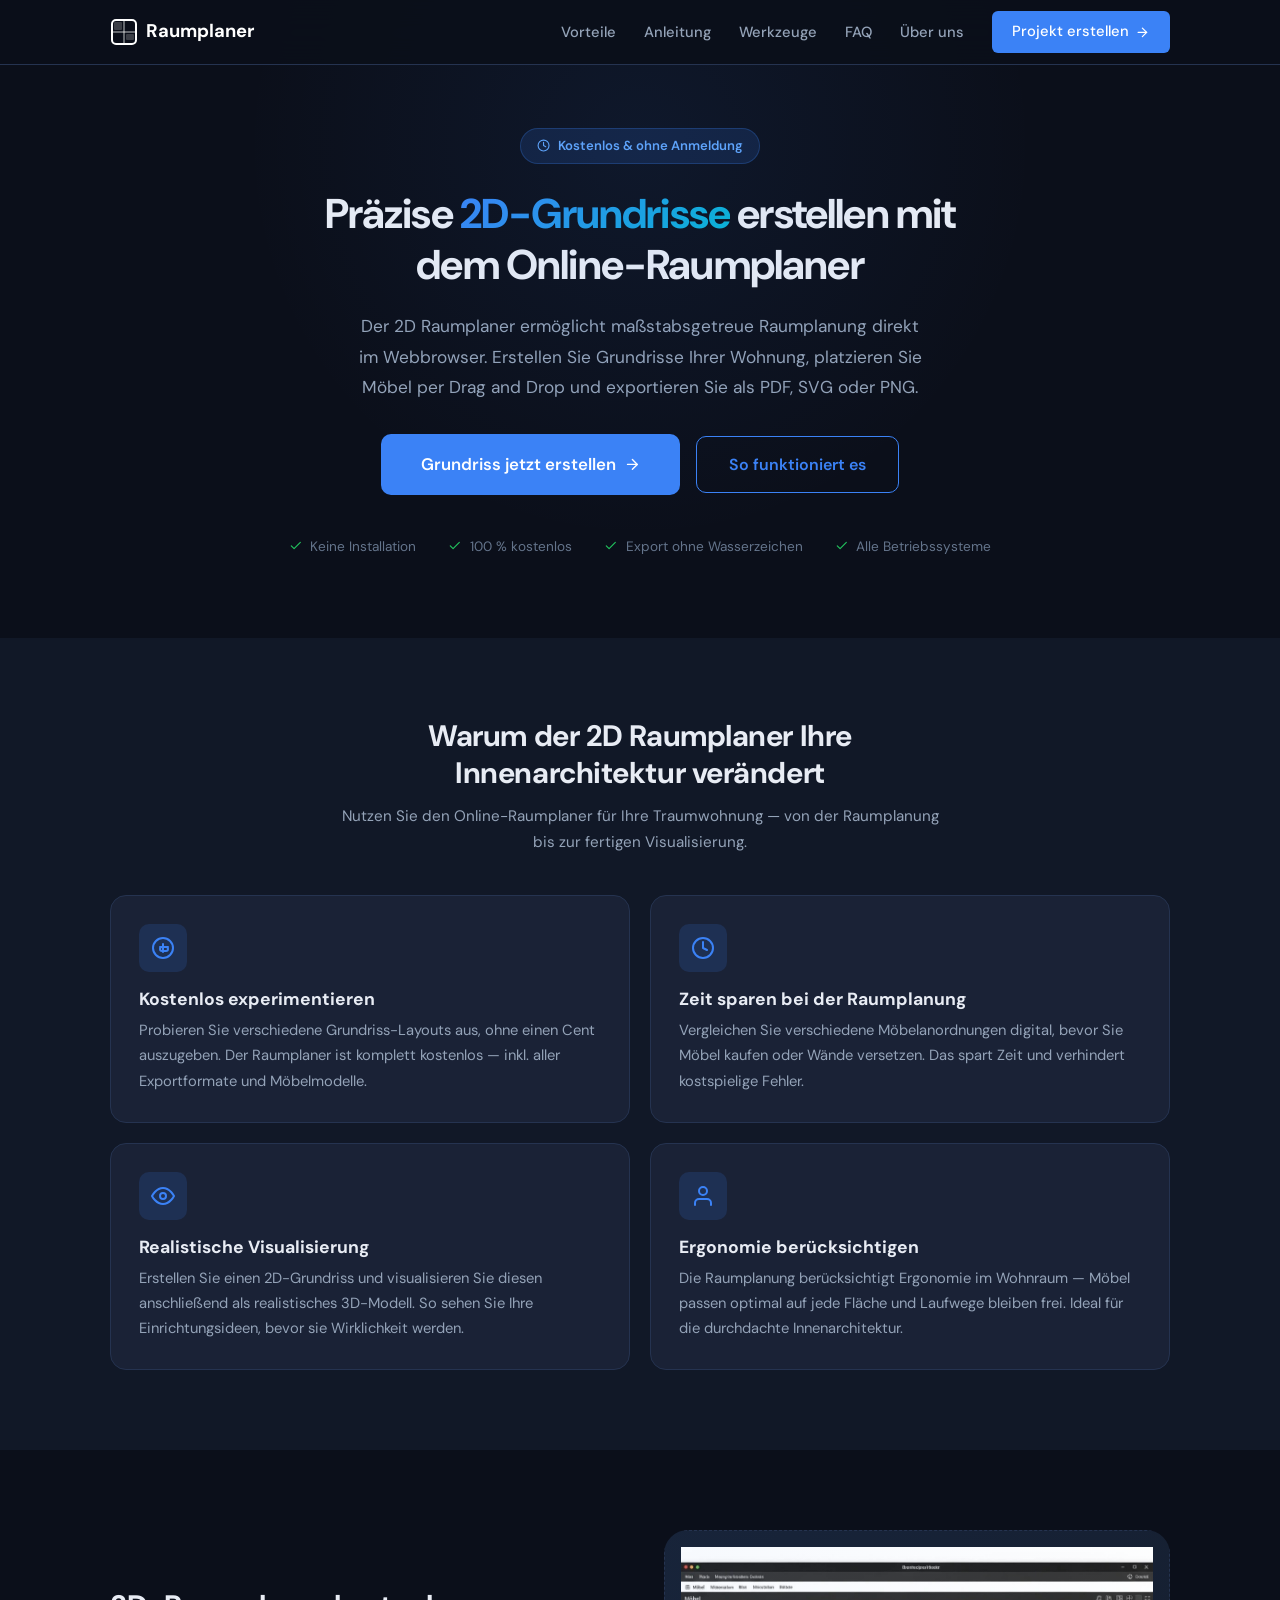
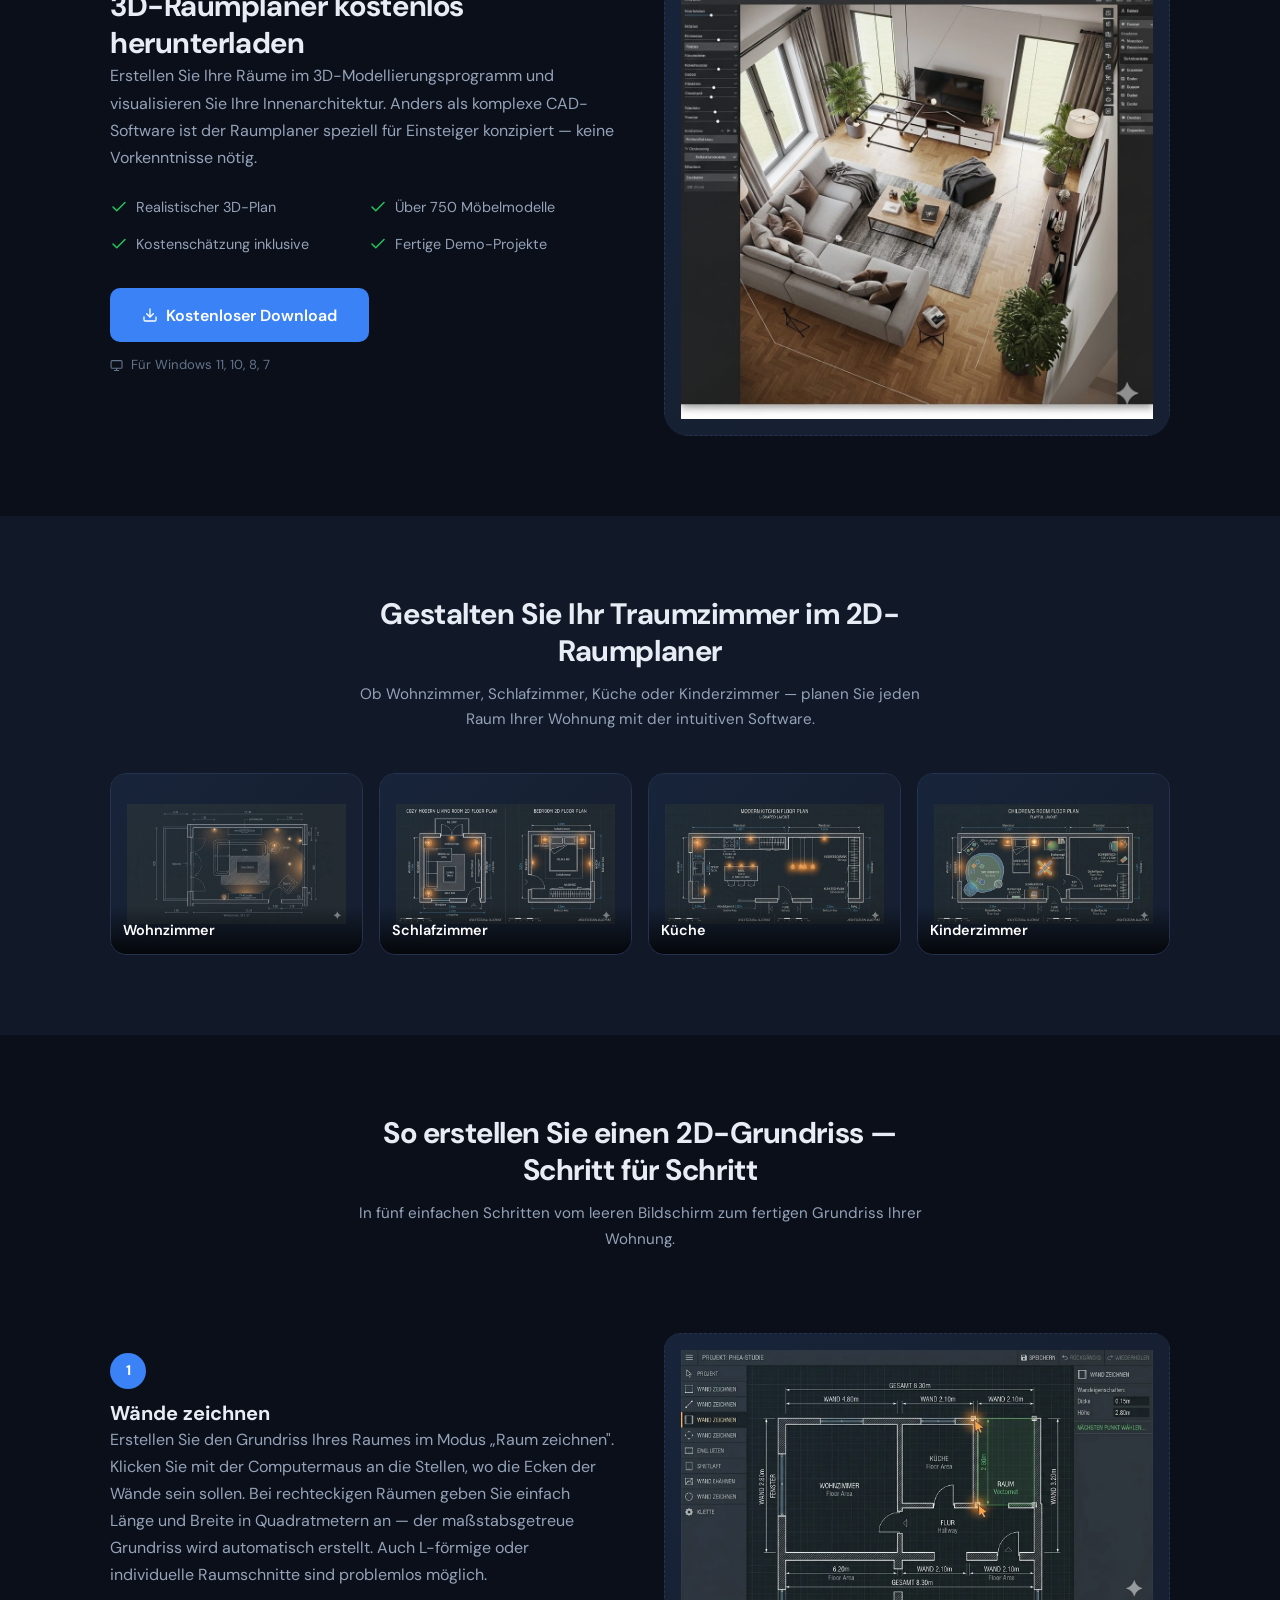
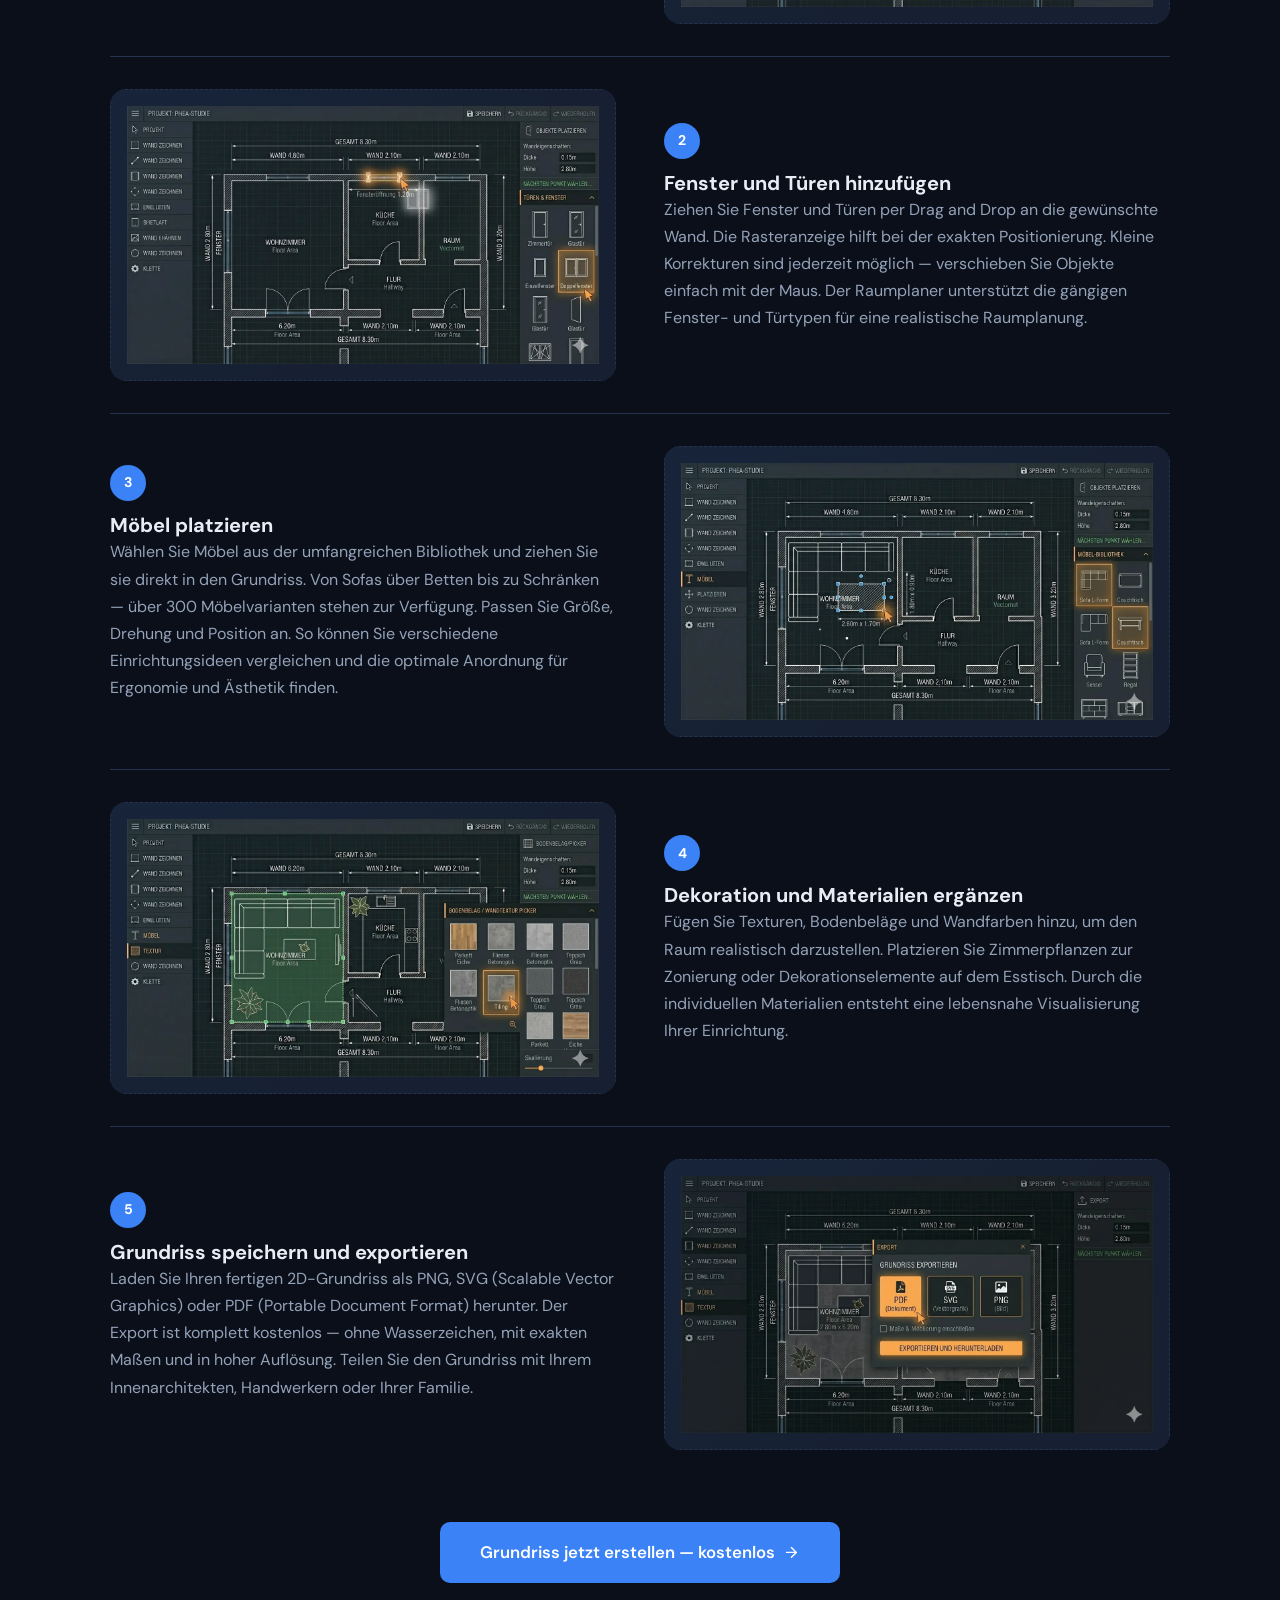
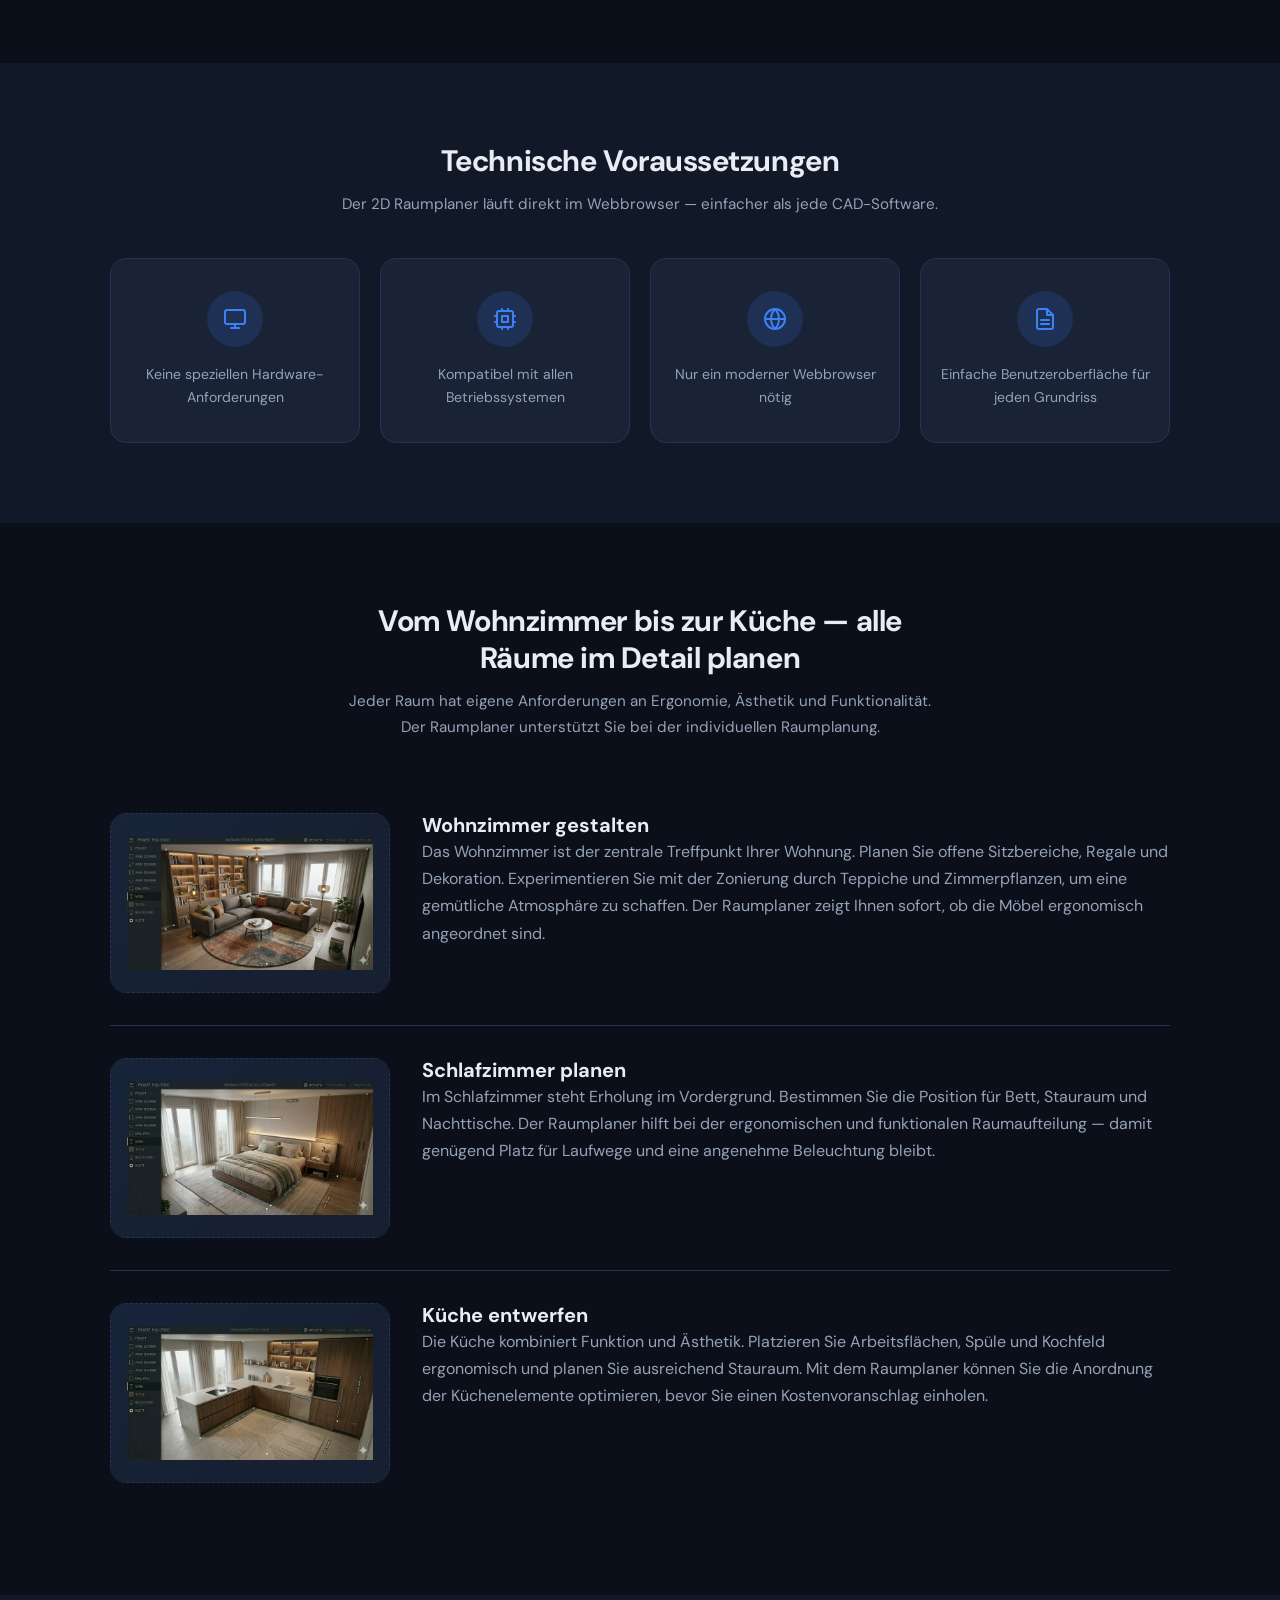
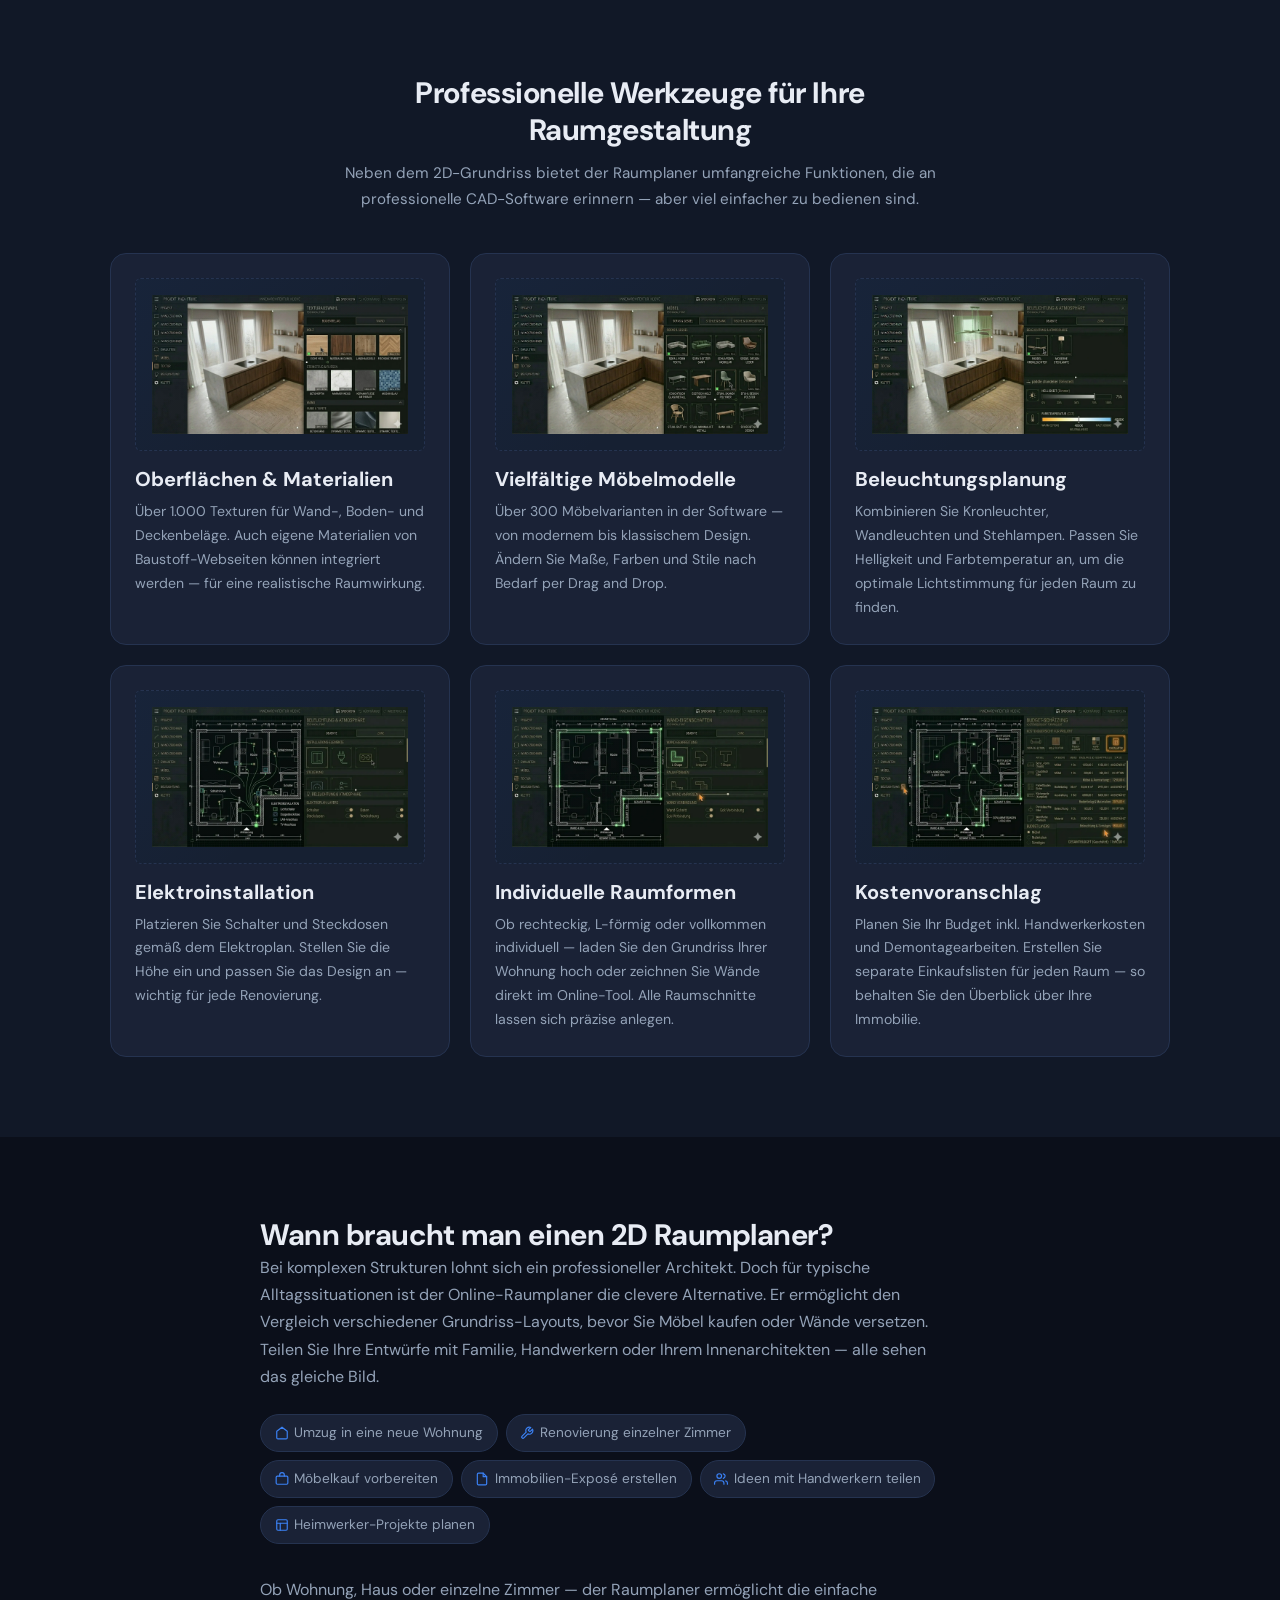
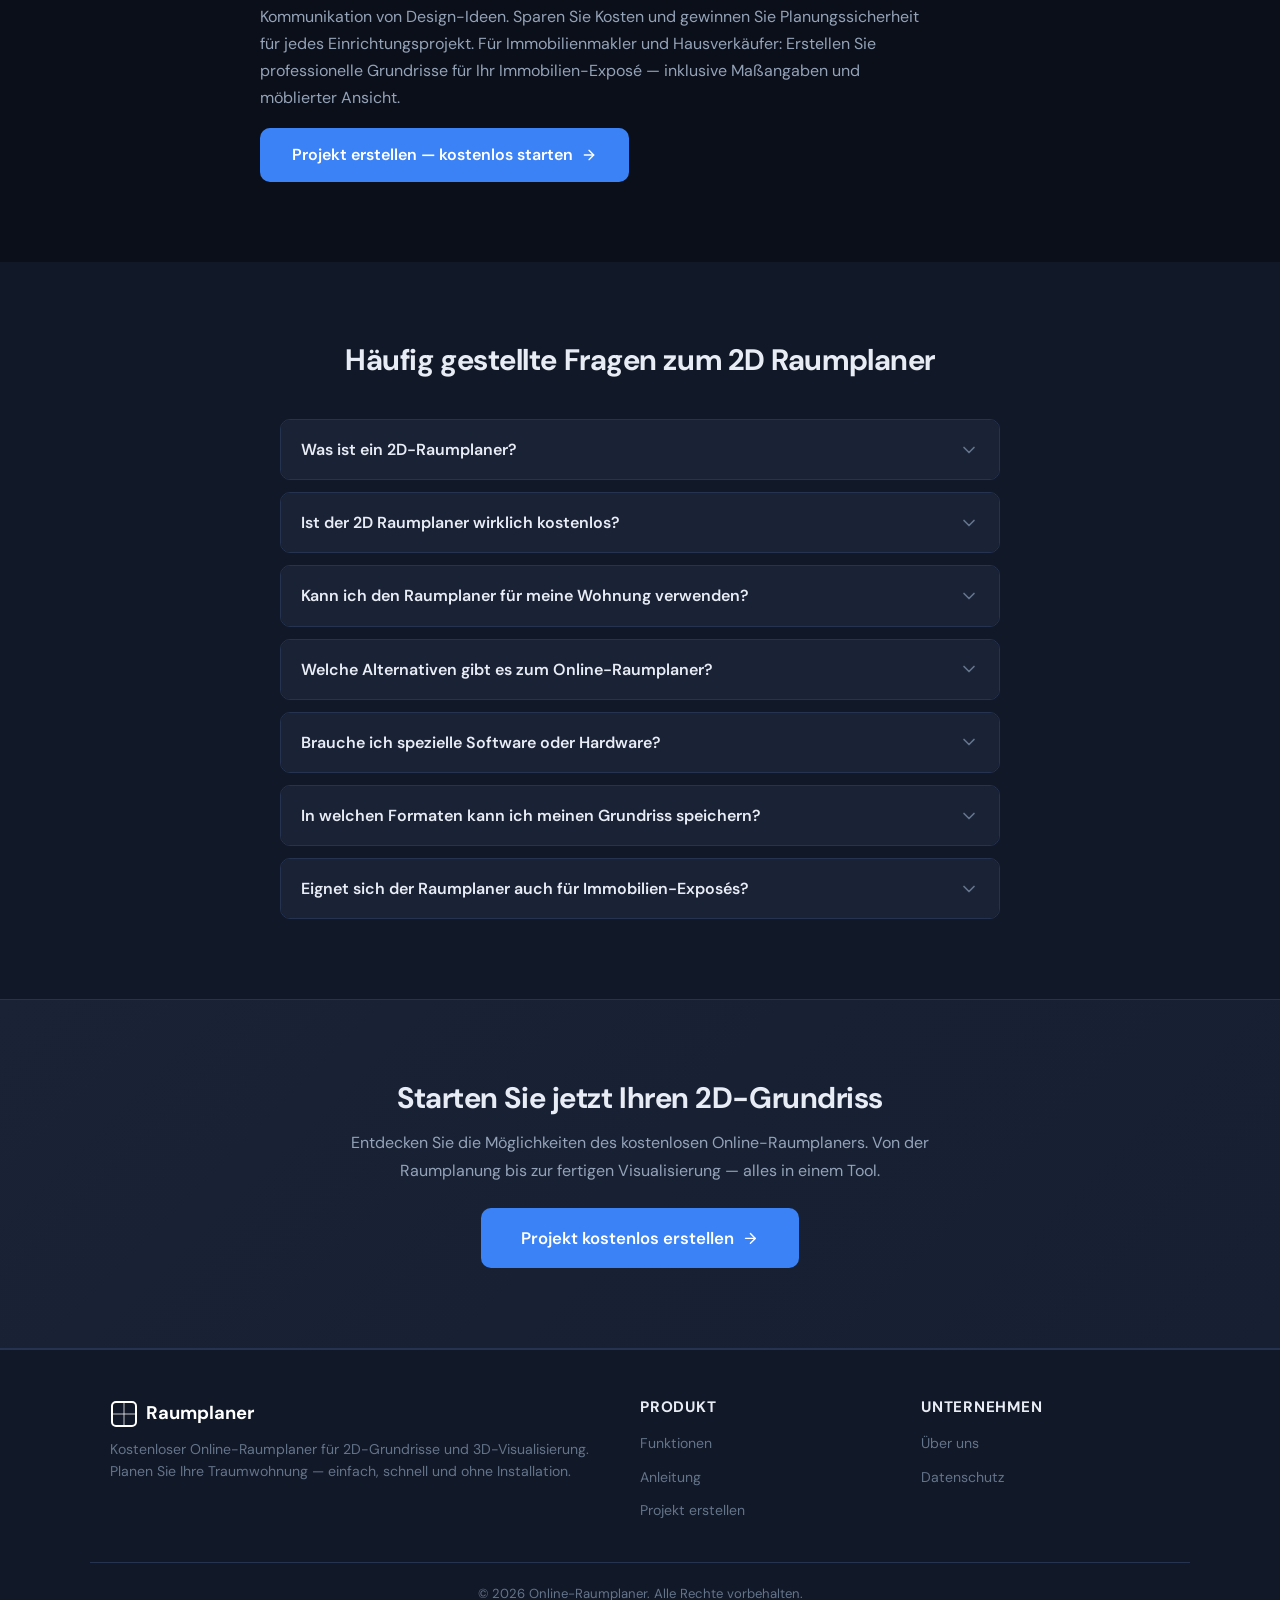
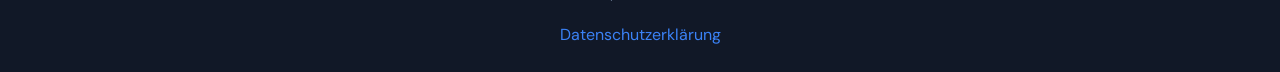
<file: index.html>
<!DOCTYPE html>
<html lang="de">
<head>
  <meta charset="UTF-8">
  <meta name="viewport" content="width=device-width, initial-scale=1.0">

  <!-- SEO Meta Tags -->
  <title>2D Raumplaner Online Kostenlos – Grundriss Erstellen 2026</title>
  <meta name="description" content="Mit dem kostenlosen 2D Raumplaner erstellen Sie präzise Grundrisse online. Möbel platzieren, Räume gestalten und als PDF exportieren – ohne Installation.">
  <meta name="robots" content="index, follow">
  <link rel="canonical" href="https://phea-studie.de/">

  <!-- Open Graph -->
  <meta property="og:title" content="2D Raumplaner Online Kostenlos – Grundriss Erstellen 2026">
  <meta property="og:description" content="Erstellen Sie präzise 2D-Grundrisse kostenlos online. Möbel platzieren, Räume visualisieren, Projekte als PDF exportieren.">
  <meta property="og:type" content="article">
  <meta property="og:url" content="https://phea-studie.de/">
  <meta property="og:locale" content="de_DE">

  <!-- JSON-LD: SoftwareApplication -->
  <script type="application/ld+json">
  {
    "@context": "https://schema.org",
    "@type": "SoftwareApplication",
    "name": "Online-Raumplaner",
    "applicationCategory": "DesignApplication",
    "operatingSystem": "Web Browser, Windows 11, Windows 10, Windows 8, Windows 7",
    "offers": {
      "@type": "Offer",
      "price": "0",
      "priceCurrency": "EUR"
    },
    "description": "Kostenloser 2D-Raumplaner zum Erstellen von Grundrissen online. Möbel platzieren, Räume visualisieren und als PDF, SVG oder PNG exportieren.",
    "featureList": [
      "2D-Grundriss erstellen",
      "3D-Visualisierung",
      "Über 750 Möbelmodelle",
      "Export als PDF, SVG, PNG",
      "Drag-and-Drop-Bedienung",
      "Beleuchtungsplanung",
      "Elektroinstallation",
      "Kostenvoranschlag"
    ],
    "url": "https://phea-studie.de/"
  }
  </script>

  <!-- JSON-LD: HowTo -->
  <script type="application/ld+json">
  {
    "@context": "https://schema.org",
    "@type": "HowTo",
    "name": "2D-Grundriss mit dem Online-Raumplaner erstellen",
    "description": "Schritt-für-Schritt-Anleitung zum Erstellen eines 2D-Grundrisses mit dem kostenlosen Online-Raumplaner.",
    "totalTime": "PT15M",
    "tool": {
      "@type": "HowToTool",
      "name": "Online-Raumplaner"
    },
    "step": [
      {
        "@type": "HowToStep",
        "position": 1,
        "name": "Wände zeichnen",
        "text": "Zeichnen Sie die Wände Ihres Raumes, indem Sie Eckpunkte setzen oder Länge und Breite in Quadratmetern angeben."
      },
      {
        "@type": "HowToStep",
        "position": 2,
        "name": "Fenster und Türen hinzufügen",
        "text": "Ziehen Sie Fenster und Türen per Drag and Drop an die gewünschte Wand und positionieren Sie diese mithilfe des Rasters."
      },
      {
        "@type": "HowToStep",
        "position": 3,
        "name": "Möbel platzieren",
        "text": "Wählen Sie Möbel aus der Bibliothek und ziehen Sie sie in den Grundriss. Passen Sie Größe und Drehung an."
      },
      {
        "@type": "HowToStep",
        "position": 4,
        "name": "Dekoration hinzufügen",
        "text": "Ergänzen Sie Texturen, Materialien und Dekorationselemente, um den Raum realistisch darzustellen."
      },
      {
        "@type": "HowToStep",
        "position": 5,
        "name": "Projekt speichern und exportieren",
        "text": "Exportieren Sie den fertigen Grundriss als PNG, SVG oder PDF – kostenlos, ohne Wasserzeichen und mit exakten Maßen."
      }
    ]
  }
  </script>

  <!-- JSON-LD: FAQPage -->
  <script type="application/ld+json">
  {
    "@context": "https://schema.org",
    "@type": "FAQPage",
    "mainEntity": [
      {
        "@type": "Question",
        "name": "Was ist ein 2D-Raumplaner?",
        "acceptedAnswer": {
          "@type": "Answer",
          "text": "Ein 2D-Raumplaner ist eine Software, mit der Sie maßstabsgetreue Grundrisse Ihrer Wohnung oder Ihres Hauses erstellen können. Anders als komplexe CAD-Programme ist der Online-Raumplaner speziell für Einsteiger konzipiert – keine Vorkenntnisse in Innenarchitektur oder Raumplanung sind nötig."
        }
      },
      {
        "@type": "Question",
        "name": "Ist der 2D-Raumplaner wirklich kostenlos?",
        "acceptedAnswer": {
          "@type": "Answer",
          "text": "Ja, der Online-Raumplaner ist komplett kostenlos. Sie können beliebig viele Grundrisse erstellen, Möbel platzieren und Ihre Projekte als PDF, SVG oder PNG exportieren – ohne Wasserzeichen und ohne versteckte Kosten."
        }
      },
      {
        "@type": "Question",
        "name": "Kann ich den Raumplaner für meine Wohnung verwenden?",
        "acceptedAnswer": {
          "@type": "Answer",
          "text": "Absolut. Der Raumplaner eignet sich für alle Raumtypen – vom kleinen Apartment bis zum gesamten Haus. Erstellen Sie Grundrisse für Wohnzimmer, Schlafzimmer, Küche und mehr. Auch für Immobilien-Exposés ist das Tool ideal."
        }
      },
      {
        "@type": "Question",
        "name": "Welche Alternativen gibt es zum Online-Raumplaner?",
        "acceptedAnswer": {
          "@type": "Answer",
          "text": "Bekannte Alternativen sind Sweet Home 3D, RoomSketcher und der IKEA Raumplaner. Im Vergleich bietet der Online-Raumplaner den Vorteil, dass er direkt im Browser funktioniert, keine Installation erfordert und alle Exportformate kostenlos verfügbar sind."
        }
      },
      {
        "@type": "Question",
        "name": "Brauche ich besondere Software oder Hardware?",
        "acceptedAnswer": {
          "@type": "Answer",
          "text": "Nein. Der 2D-Raumplaner läuft direkt im Webbrowser – kompatibel mit allen gängigen Betriebssystemen. Sie benötigen lediglich einen modernen Browser und eine Internetverbindung. Für die 3D-Visualisierung gibt es zusätzlich eine kostenlose Windows-Software."
        }
      },
      {
        "@type": "Question",
        "name": "In welchen Formaten kann ich meinen Grundriss speichern?",
        "acceptedAnswer": {
          "@type": "Answer",
          "text": "Sie können Ihren Grundriss als PNG (Bild), SVG (Scalable Vector Graphics für professionelle Weiterverarbeitung) oder PDF (Portable Document Format zum Drucken oder Teilen) exportieren. Alle Formate enthalten exakte Maßangaben."
        }
      }
    ]
  }
  </script>

  <!-- JSON-LD: BreadcrumbList -->
  <script type="application/ld+json">
  {
    "@context": "https://schema.org",
    "@type": "BreadcrumbList",
    "itemListElement": [
      {
        "@type": "ListItem",
        "position": 1,
        "name": "Startseite",
        "item": "https://phea-studie.de/"
      }
    ]
  }
  </script>

  <!-- Google Fonts -->
  <link rel="preconnect" href="https://fonts.googleapis.com">
  <link rel="preconnect" href="https://fonts.gstatic.com" crossorigin>
  <link href="https://fonts.googleapis.com/css2?family=DM+Sans:ital,opsz,wght@0,9..40,400;0,9..40,500;0,9..40,600;0,9..40,700;1,9..40,400&display=swap" rel="stylesheet">

  <link rel="stylesheet" href="css/global.css">
  <link rel="stylesheet" href="css/2d-raumplaner.css">
</head>
<body>

  <!-- ========== HEADER ========== -->
  <header class="site-header">
    <nav class="site-nav" aria-label="Hauptnavigation">
      <a href="https://phea-studie.de/" class="logo">
        <svg aria-hidden="true" viewBox="0 0 28 28" width="28" height="28" fill="none">
          <rect x="2" y="2" width="24" height="24" rx="4" stroke="currentColor" stroke-width="2"/>
          <line x1="2" y1="14" x2="26" y2="14" stroke="currentColor" stroke-width="1.5" opacity="0.5"/>
          <line x1="14" y1="2" x2="14" y2="26" stroke="currentColor" stroke-width="1.5" opacity="0.5"/>
          <rect x="4" y="4" width="8" height="8" rx="1" fill="currentColor" opacity="0.2"/>
          <rect x="16" y="16" width="8" height="6" rx="1" fill="currentColor" opacity="0.2"/>
        </svg>
        Raumplaner
      </a>
      <input type="checkbox" id="nav-toggle" class="nav-toggle-checkbox" aria-label="Menü umschalten">
      <label for="nav-toggle" class="nav-toggle-label">
        <svg aria-hidden="true" viewBox="0 0 24 24" width="24" height="24" fill="none" stroke="currentColor" stroke-width="2">
          <line x1="3" y1="6" x2="21" y2="6"/>
          <line x1="3" y1="12" x2="21" y2="12"/>
          <line x1="3" y1="18" x2="21" y2="18"/>
        </svg>
      </label>
      <ul class="nav-links">
        <li><a href="#vorteile">Vorteile</a></li>
        <li><a href="#anleitung">Anleitung</a></li>
        <li><a href="#werkzeuge">Werkzeuge</a></li>
        <li><a href="#faq">FAQ</a></li>
        <li><a href="https://phea-studie.de/about.html">Über uns</a></li>
        <li><a href="https://raum-planer-online.de" class="nav-cta">
          Projekt erstellen
          <svg class="icon icon--sm" aria-hidden="true" viewBox="0 0 24 24"><line x1="5" y1="12" x2="19" y2="12"/><polyline points="12 5 19 12 12 19"/></svg>
        </a></li>
      </ul>
    </nav>
  </header>

  <main>

    <!-- ========== HERO ========== -->
    <section class="hero section-padding" id="top">
      <div class="container">
        <div class="hero__badge">
          <svg class="icon icon--sm" aria-hidden="true" viewBox="0 0 24 24" fill="none" stroke="currentColor" stroke-width="2"><circle cx="12" cy="12" r="10"/><polyline points="12 6 12 12 16 14"/></svg>
          Kostenlos &amp; ohne Anmeldung
        </div>
        <h1>Präzise <span>2D-Grundrisse</span> erstellen mit dem Online-Raumplaner</h1>
        <p class="hero__subtitle">Der 2D Raumplaner ermöglicht maßstabsgetreue Raumplanung direkt im Webbrowser. Erstellen Sie Grundrisse Ihrer Wohnung, platzieren Sie Möbel per Drag&nbsp;and&nbsp;Drop und exportieren Sie als&nbsp;PDF, SVG oder&nbsp;PNG.</p>
        <div class="hero__actions">
          <a href="https://raum-planer-online.de/" class="btn btn--primary btn--lg">
            Grundriss jetzt erstellen
            <svg class="icon icon--sm" aria-hidden="true" viewBox="0 0 24 24"><line x1="5" y1="12" x2="19" y2="12"/><polyline points="12 5 19 12 12 19"/></svg>
          </a>
          <a href="#anleitung" class="btn btn--outline">So funktioniert es</a>
        </div>
        <div class="hero__trust">
          <span class="hero__trust-item">
            <svg class="icon icon--sm" aria-hidden="true" viewBox="0 0 24 24" fill="none" stroke="currentColor" stroke-width="2"><polyline points="20 6 9 17 4 12"/></svg>
            Keine Installation
          </span>
          <span class="hero__trust-item">
            <svg class="icon icon--sm" aria-hidden="true" viewBox="0 0 24 24" fill="none" stroke="currentColor" stroke-width="2"><polyline points="20 6 9 17 4 12"/></svg>
            100 % kostenlos
          </span>
          <span class="hero__trust-item">
            <svg class="icon icon--sm" aria-hidden="true" viewBox="0 0 24 24" fill="none" stroke="currentColor" stroke-width="2"><polyline points="20 6 9 17 4 12"/></svg>
            Export ohne Wasserzeichen
          </span>
          <span class="hero__trust-item">
            <svg class="icon icon--sm" aria-hidden="true" viewBox="0 0 24 24" fill="none" stroke="currentColor" stroke-width="2"><polyline points="20 6 9 17 4 12"/></svg>
            Alle Betriebssysteme
          </span>
        </div>
      </div>
    </section>

    <!-- ========== BENEFITS ========== -->
    <section class="benefits section-padding" id="vorteile">
      <div class="container container--wide">
        <div class="section-header">
          <h2>Warum der 2D Raumplaner Ihre Innenarchitektur verändert</h2>
          <p>Nutzen Sie den Online-Raumplaner für Ihre Traumwohnung — von der Raumplanung bis zur fertigen Visualisierung.</p>
        </div>
        <div class="benefits__grid">
          <div class="benefit-card">
            <div class="benefit-card__icon">
              <!-- Icon: money/free -->
              <svg class="icon icon--lg" aria-hidden="true" viewBox="0 0 24 24" fill="none" stroke="currentColor" stroke-width="2"><circle cx="12" cy="12" r="10"/><line x1="12" y1="8" x2="12" y2="16"/><path d="M9 11h6a2 2 0 010 4h-4a2 2 0 010-4h6"/></svg>
            </div>
            <h3>Kostenlos experimentieren</h3>
            <p>Probieren Sie verschiedene Grundriss-Layouts aus, ohne einen Cent auszugeben. Der Raumplaner ist komplett kostenlos — inkl. aller Exportformate und Möbelmodelle.</p>
          </div>
          <div class="benefit-card">
            <div class="benefit-card__icon">
              <!-- Icon: clock/time -->
              <svg class="icon icon--lg" aria-hidden="true" viewBox="0 0 24 24" fill="none" stroke="currentColor" stroke-width="2"><circle cx="12" cy="12" r="10"/><polyline points="12 6 12 12 16 14"/></svg>
            </div>
            <h3>Zeit sparen bei der Raumplanung</h3>
            <p>Vergleichen Sie verschiedene Möbelanordnungen digital, bevor Sie Möbel kaufen oder Wände versetzen. Das spart Zeit und verhindert kostspielige Fehler.</p>
          </div>
          <div class="benefit-card">
            <div class="benefit-card__icon">
              <!-- Icon: eye/visualize -->
              <svg class="icon icon--lg" aria-hidden="true" viewBox="0 0 24 24" fill="none" stroke="currentColor" stroke-width="2"><path d="M1 12s4-8 11-8 11 8 11 8-4 8-11 8S1 12 1 12z"/><circle cx="12" cy="12" r="3"/></svg>
            </div>
            <h3>Realistische Visualisierung</h3>
            <p>Erstellen Sie einen 2D-Grundriss und visualisieren Sie diesen anschließend als realistisches 3D-Modell. So sehen Sie Ihre Einrichtungsideen, bevor sie Wirklichkeit werden.</p>
          </div>
          <div class="benefit-card">
            <div class="benefit-card__icon">
              <!-- Icon: ergonomics/body -->
              <svg class="icon icon--lg" aria-hidden="true" viewBox="0 0 24 24" fill="none" stroke="currentColor" stroke-width="2"><path d="M20 21v-2a4 4 0 00-4-4H8a4 4 0 00-4 4v2"/><circle cx="12" cy="7" r="4"/></svg>
            </div>
            <h3>Ergonomie berücksichtigen</h3>
            <p>Die Raumplanung berücksichtigt Ergonomie im Wohnraum — Möbel passen optimal auf jede Fläche und Laufwege bleiben frei. Ideal für die durchdachte Innenarchitektur.</p>
          </div>
        </div>
      </div>
    </section>

    <!-- ========== 3D DOWNLOAD ========== -->
    <section class="download-3d section-padding" id="download">
      <div class="container container--wide">
        <div class="download-3d__inner">
          <div class="download-3d__content">
            <h2>3D-Raumplaner kostenlos herunterladen</h2>
            <p>Erstellen Sie Ihre Räume im 3D-Modellierungsprogramm und visualisieren Sie Ihre Innenarchitektur. Anders als komplexe CAD-Software ist der Raumplaner speziell für Einsteiger konzipiert — keine Vorkenntnisse nötig.</p>
            <div class="download-3d__features">
              <span class="download-3d__feat">
                <svg class="icon" aria-hidden="true" viewBox="0 0 24 24" fill="none" stroke="currentColor" stroke-width="2"><polyline points="20 6 9 17 4 12"/></svg>
                Realistischer 3D-Plan
              </span>
              <span class="download-3d__feat">
                <svg class="icon" aria-hidden="true" viewBox="0 0 24 24" fill="none" stroke="currentColor" stroke-width="2"><polyline points="20 6 9 17 4 12"/></svg>
                Über 750 Möbelmodelle
              </span>
              <span class="download-3d__feat">
                <svg class="icon" aria-hidden="true" viewBox="0 0 24 24" fill="none" stroke="currentColor" stroke-width="2"><polyline points="20 6 9 17 4 12"/></svg>
                Kostenschätzung inklusive
              </span>
              <span class="download-3d__feat">
                <svg class="icon" aria-hidden="true" viewBox="0 0 24 24" fill="none" stroke="currentColor" stroke-width="2"><polyline points="20 6 9 17 4 12"/></svg>
                Fertige Demo-Projekte
              </span>
            </div>
            <a href="https://raum-planer-online.de/" class="btn btn--primary">
              <svg class="icon icon--sm" aria-hidden="true" viewBox="0 0 24 24" fill="none" stroke="currentColor" stroke-width="2"><path d="M21 15v4a2 2 0 01-2 2H5a2 2 0 01-2-2v-4"/><polyline points="7 10 12 15 17 10"/><line x1="12" y1="15" x2="12" y2="3"/></svg>
              Kostenloser Download
            </a>
            <div class="download-3d__os">
              <svg class="icon icon--sm" aria-hidden="true" viewBox="0 0 24 24" fill="none" stroke="currentColor" stroke-width="1.5"><rect x="2" y="3" width="20" height="14" rx="2"/><line x1="8" y1="21" x2="16" y2="21"/><line x1="12" y1="17" x2="12" y2="21"/></svg>
              Für Windows 11, 10, 8, 7
            </div>
          </div>
          <div class="download-3d__visual">
            <!-- IMAGE PLACEHOLDER: Prompt: "Screenshot of a modern 3D room planning software interface showing a photorealistic living room with furniture, viewed from above in bird's-eye perspective, dark UI theme, German language interface" -->
            <div class="img-placeholder" style="min-height: 320px;">
              <img src="img/1-phea-studio.webp" style="width:100%"/>
            </div>
          </div>
        </div>
      </div>
    </section>

    <!-- ========== ROOM GALLERY ========== -->
    <section class="room-gallery section-padding">
      <div class="container container--wide">
        <div class="section-header">
          <h2>Gestalten Sie Ihr Traumzimmer im 2D-Raumplaner</h2>
          <p>Ob Wohnzimmer, Schlafzimmer, Küche oder Kinderzimmer — planen Sie jeden Raum Ihrer Wohnung mit der intuitiven Software.</p>
        </div>
        <div class="room-gallery__grid">
          <div class="room-card">
            <!-- IMAGE PLACEHOLDER -->
            <div class="img-placeholder">
              <img src="img/2-phea-studio.webp" style="width:100%"/>
            </div>
            <div class="room-card__label">Wohnzimmer</div>
          </div>
          <div class="room-card">
            <div class="img-placeholder">
              <img src="img/3-phea-studio.webp" style="width:100%"/>
            </div>
            <div class="room-card__label">Schlafzimmer</div>
          </div>
          <div class="room-card">
            <div class="img-placeholder">
              <img src="img/4-phea-studio.webp" style="width:100%"/>
            </div>
            <div class="room-card__label">Küche</div>
          </div>
          <div class="room-card">
            <div class="img-placeholder">
              <img src="img/5-phea-studio.webp" style="width:100%"/>
            </div>
            <div class="room-card__label">Kinderzimmer</div>
          </div>
        </div>
      </div>
    </section>

    <!-- ========== STEP-BY-STEP TUTORIAL ========== -->
    <section class="steps section-padding" id="anleitung">
      <div class="container container--wide">
        <div class="section-header">
          <h2>So erstellen Sie einen 2D-Grundriss — Schritt für Schritt</h2>
          <p>In fünf einfachen Schritten vom leeren Bildschirm zum fertigen Grundriss Ihrer Wohnung.</p>
        </div>
        <div class="steps__list">

          <!-- Step 1 -->
          <div class="step-item">
            <div class="step-item__content">
              <div class="step-item__number">1</div>
              <h3>Wände zeichnen</h3>
              <p>Erstellen Sie den Grundriss Ihres Raumes im Modus „Raum zeichnen". Klicken Sie mit der Computermaus an die Stellen, wo die Ecken der Wände sein sollen. Bei rechteckigen Räumen geben Sie einfach Länge und Breite in Quadratmetern an — der maßstabsgetreue Grundriss wird automatisch erstellt. Auch L-förmige oder individuelle Raumschnitte sind problemlos möglich.</p>
            </div>
            <div class="step-item__visual">
              <div class="img-placeholder">
                <img src="img/6-phea-studio.webp" style="width:100%"/>
              </div>
            </div>
          </div>

          <!-- Step 2 -->
          <div class="step-item">
            <div class="step-item__content">
              <div class="step-item__number">2</div>
              <h3>Fenster und Türen hinzufügen</h3>
              <p>Ziehen Sie Fenster und Türen per Drag and Drop an die gewünschte Wand. Die Rasteranzeige hilft bei der exakten Positionierung. Kleine Korrekturen sind jederzeit möglich — verschieben Sie Objekte einfach mit der Maus. Der Raumplaner unterstützt die gängigen Fenster- und Türtypen für eine realistische Raumplanung.</p>
            </div>
            <div class="step-item__visual">
              <div class="img-placeholder">
                <img src="img/7-phea-studio.webp" style="width:100%"/>
              </div>
            </div>
          </div>

          <!-- Step 3 -->
          <div class="step-item">
            <div class="step-item__content">
              <div class="step-item__number">3</div>
              <h3>Möbel platzieren</h3>
              <p>Wählen Sie Möbel aus der umfangreichen Bibliothek und ziehen Sie sie direkt in den Grundriss. Von Sofas über Betten bis zu Schränken — über 300 Möbelvarianten stehen zur Verfügung. Passen Sie Größe, Drehung und Position an. So können Sie verschiedene Einrichtungsideen vergleichen und die optimale Anordnung für Ergonomie und Ästhetik finden.</p>
            </div>
            <div class="step-item__visual">
              <div class="img-placeholder">
                <img src="img/8-phea-studio.webp" style="width:100%"/>
              </div>
            </div>
          </div>

          <!-- Step 4 -->
          <div class="step-item">
            <div class="step-item__content">
              <div class="step-item__number">4</div>
              <h3>Dekoration und Materialien ergänzen</h3>
              <p>Fügen Sie Texturen, Bodenbeläge und Wandfarben hinzu, um den Raum realistisch darzustellen. Platzieren Sie Zimmerpflanzen zur Zonierung oder Dekorationselemente auf dem Esstisch. Durch die individuellen Materialien entsteht eine lebensnahe Visualisierung Ihrer Einrichtung.</p>
            </div>
            <div class="step-item__visual">
              <div class="img-placeholder">
                <img src="img/9-phea-studio.webp" style="width:100%"/>
              </div>
            </div>
          </div>

          <!-- Step 5 -->
          <div class="step-item">
            <div class="step-item__content">
              <div class="step-item__number">5</div>
              <h3>Grundriss speichern und exportieren</h3>
              <p>Laden Sie Ihren fertigen 2D-Grundriss als PNG, SVG (Scalable Vector Graphics) oder PDF (Portable Document Format) herunter. Der Export ist komplett kostenlos — ohne Wasserzeichen, mit exakten Maßen und in hoher Auflösung. Teilen Sie den Grundriss mit Ihrem Innenarchitekten, Handwerkern oder Ihrer Familie.</p>
            </div>
            <div class="step-item__visual">
              <div class="img-placeholder">
                <img src="img/10-phea-studio.webp" style="width:100%"/>
              </div>
            </div>
          </div>

        </div>

        <div class="mid-cta">
          <a href="https://raum-planer-online.de/" class="btn btn--primary btn--lg">
            Grundriss jetzt erstellen — kostenlos
            <svg class="icon icon--sm" aria-hidden="true" viewBox="0 0 24 24"><line x1="5" y1="12" x2="19" y2="12"/><polyline points="12 5 19 12 12 19"/></svg>
          </a>
        </div>
      </div>
    </section>

    <!-- ========== TECH REQUIREMENTS ========== -->
    <section class="tech-req section-padding">
      <div class="container container--wide">
        <div class="section-header">
          <h2>Technische Voraussetzungen</h2>
          <p>Der 2D Raumplaner läuft direkt im Webbrowser — einfacher als jede CAD-Software.</p>
        </div>
        <div class="tech-req__grid">
          <div class="tech-card">
            <div class="tech-card__icon">
              <svg class="icon icon--lg" aria-hidden="true" viewBox="0 0 24 24" fill="none" stroke="currentColor" stroke-width="2"><rect x="2" y="3" width="20" height="14" rx="2"/><line x1="8" y1="21" x2="16" y2="21"/><line x1="12" y1="17" x2="12" y2="21"/></svg>
            </div>
            <p>Keine speziellen Hardware-Anforderungen</p>
          </div>
          <div class="tech-card">
            <div class="tech-card__icon">
              <svg class="icon icon--lg" aria-hidden="true" viewBox="0 0 24 24" fill="none" stroke="currentColor" stroke-width="2"><rect x="4" y="4" width="16" height="16" rx="2"/><rect x="9" y="9" width="6" height="6"/><line x1="9" y1="2" x2="9" y2="4"/><line x1="15" y1="2" x2="15" y2="4"/><line x1="9" y1="20" x2="9" y2="22"/><line x1="15" y1="20" x2="15" y2="22"/><line x1="2" y1="9" x2="4" y2="9"/><line x1="2" y1="15" x2="4" y2="15"/><line x1="20" y1="9" x2="22" y2="9"/><line x1="20" y1="15" x2="22" y2="15"/></svg>
            </div>
            <p>Kompatibel mit allen Betriebssystemen</p>
          </div>
          <div class="tech-card">
            <div class="tech-card__icon">
              <svg class="icon icon--lg" aria-hidden="true" viewBox="0 0 24 24" fill="none" stroke="currentColor" stroke-width="2"><circle cx="12" cy="12" r="10"/><line x1="2" y1="12" x2="22" y2="12"/><path d="M12 2a15.3 15.3 0 014 10 15.3 15.3 0 01-4 10 15.3 15.3 0 01-4-10 15.3 15.3 0 014-10z"/></svg>
            </div>
            <p>Nur ein moderner Webbrowser nötig</p>
          </div>
          <div class="tech-card">
            <div class="tech-card__icon">
              <svg class="icon icon--lg" aria-hidden="true" viewBox="0 0 24 24" fill="none" stroke="currentColor" stroke-width="2"><path d="M14 2H6a2 2 0 00-2 2v16a2 2 0 002 2h12a2 2 0 002-2V8z"/><polyline points="14 2 14 8 20 8"/><line x1="16" y1="13" x2="8" y2="13"/><line x1="16" y1="17" x2="8" y2="17"/></svg>
            </div>
            <p>Einfache Benutzeroberfläche für jeden Grundriss</p>
          </div>
        </div>
      </div>
    </section>

    <!-- ========== ROOM DETAILS ========== -->
    <section class="room-details section-padding">
      <div class="container container--wide">
        <div class="section-header">
          <h2>Vom Wohnzimmer bis zur Küche — alle Räume im Detail planen</h2>
          <p>Jeder Raum hat eigene Anforderungen an Ergonomie, Ästhetik und Funktionalität. Der Raumplaner unterstützt Sie bei der individuellen Raumplanung.</p>
        </div>
        <div class="room-details__list">

          <article class="room-detail">
            <div class="room-detail__visual">
              <div class="img-placeholder">
                <img src="img/11-phea-studio.webp" style="width:100%"/>
              </div>
            </div>
            <div class="room-detail__content">
              <h3>Wohnzimmer gestalten</h3>
              <p>Das Wohnzimmer ist der zentrale Treffpunkt Ihrer Wohnung. Planen Sie offene Sitzbereiche, Regale und Dekoration. Experimentieren Sie mit der Zonierung durch Teppiche und Zimmerpflanzen, um eine gemütliche Atmosphäre zu schaffen. Der Raumplaner zeigt Ihnen sofort, ob die Möbel ergonomisch angeordnet sind.</p>
            </div>
          </article>

          <article class="room-detail">
            <div class="room-detail__visual">
              <div class="img-placeholder">
                <img src="img/12-phea-studio.webp" style="width:100%"/>
              </div>
            </div>
            <div class="room-detail__content">
              <h3>Schlafzimmer planen</h3>
              <p>Im Schlafzimmer steht Erholung im Vordergrund. Bestimmen Sie die Position für Bett, Stauraum und Nachttische. Der Raumplaner hilft bei der ergonomischen und funktionalen Raumaufteilung — damit genügend Platz für Laufwege und eine angenehme Beleuchtung bleibt.</p>
            </div>
          </article>

          <article class="room-detail">
            <div class="room-detail__visual">
              <div class="img-placeholder">
                <img src="img/13-phea-studio.webp" style="width:100%"/>
              </div>
            </div>
            <div class="room-detail__content">
              <h3>Küche entwerfen</h3>
              <p>Die Küche kombiniert Funktion und Ästhetik. Platzieren Sie Arbeitsflächen, Spüle und Kochfeld ergonomisch und planen Sie ausreichend Stauraum. Mit dem Raumplaner können Sie die Anordnung der Küchenelemente optimieren, bevor Sie einen Kostenvoranschlag einholen.</p>
            </div>
          </article>

        </div>
      </div>
    </section>

    <!-- ========== PROFESSIONAL TOOLS ========== -->
    <section class="pro-tools section-padding" id="werkzeuge">
      <div class="container container--wide">
        <div class="section-header">
          <h2>Professionelle Werkzeuge für Ihre Raumgestaltung</h2>
          <p>Neben dem 2D-Grundriss bietet der Raumplaner umfangreiche Funktionen, die an professionelle CAD-Software erinnern — aber viel einfacher zu bedienen sind.</p>
        </div>
        <div class="pro-tools__grid">

          <div class="pro-tool-card">
            <div class="img-placeholder" style="min-height: 120px;">
              <img src="img/14-phea-studio.webp" style="width:100%"/>
            </div>
            <h3>Oberflächen &amp; Materialien</h3>
            <p>Über 1.000 Texturen für Wand-, Boden- und Deckenbeläge. Auch eigene Materialien von Baustoff-Webseiten können integriert werden — für eine realistische Raumwirkung.</p>
          </div>

          <div class="pro-tool-card">
            <div class="img-placeholder" style="min-height: 120px;">
              <img src="img/15-phea-studio.webp" style="width:100%"/>
            </div>
            <h3>Vielfältige Möbelmodelle</h3>
            <p>Über 300 Möbelvarianten in der Software — von modernem bis klassischem Design. Ändern Sie Maße, Farben und Stile nach Bedarf per Drag and Drop.</p>
          </div>

          <div class="pro-tool-card">
            <div class="img-placeholder" style="min-height: 120px;">
              <img src="img/16-phea-studio.webp" style="width:100%"/>
            </div>
            <h3>Beleuchtungsplanung</h3>
            <p>Kombinieren Sie Kronleuchter, Wandleuchten und Stehlampen. Passen Sie Helligkeit und Farbtemperatur an, um die optimale Lichtstimmung für jeden Raum zu finden.</p>
          </div>

          <div class="pro-tool-card">
            <div class="img-placeholder" style="min-height: 120px;">
              <img src="img/17-phea-studio.webp" style="width:100%"/>
            </div>
            <h3>Elektroinstallation</h3>
            <p>Platzieren Sie Schalter und Steckdosen gemäß dem Elektroplan. Stellen Sie die Höhe ein und passen Sie das Design an — wichtig für jede Renovierung.</p>
          </div>

          <div class="pro-tool-card">
            <div class="img-placeholder" style="min-height: 120px;">
              <img src="img/18-phea-studio.webp" style="width:100%"/>
            </div>
            <h3>Individuelle Raumformen</h3>
            <p>Ob rechteckig, L-förmig oder vollkommen individuell — laden Sie den Grundriss Ihrer Wohnung hoch oder zeichnen Sie Wände direkt im Online-Tool. Alle Raumschnitte lassen sich präzise anlegen.</p>
          </div>

          <div class="pro-tool-card">
            <div class="img-placeholder" style="min-height: 120px;">
              <img src="img/19-phea-studio.webp" style="width:100%"/>
            </div>
            <h3>Kostenvoranschlag</h3>
            <p>Planen Sie Ihr Budget inkl. Handwerkerkosten und Demontagearbeiten. Erstellen Sie separate Einkaufslisten für jeden Raum — so behalten Sie den Überblick über Ihre Immobilie.</p>
          </div>

        </div>
      </div>
    </section>

    <!-- ========== USE CASES ========== -->
    <section class="use-cases section-padding">
      <div class="container">
        <div class="use-cases__content">
          <h2>Wann braucht man einen 2D Raumplaner?</h2>
          <p>Bei komplexen Strukturen lohnt sich ein professioneller Architekt. Doch für typische Alltagssituationen ist der Online-Raumplaner die clevere Alternative. Er ermöglicht den Vergleich verschiedener Grundriss-Layouts, bevor Sie Möbel kaufen oder Wände versetzen. Teilen Sie Ihre Entwürfe mit Familie, Handwerkern oder Ihrem Innenarchitekten — alle sehen das gleiche Bild.</p>
          <div class="use-cases__tags">
            <span class="use-tag">
              <svg class="icon" aria-hidden="true" viewBox="0 0 24 24" fill="none" stroke="currentColor" stroke-width="2"><path d="M3 9l9-7 9 7v11a2 2 0 01-2 2H5a2 2 0 01-2-2z"/></svg>
              Umzug in eine neue Wohnung
            </span>
            <span class="use-tag">
              <svg class="icon" aria-hidden="true" viewBox="0 0 24 24" fill="none" stroke="currentColor" stroke-width="2"><path d="M14.7 6.3a1 1 0 000 1.4l1.6 1.6a1 1 0 001.4 0l3.77-3.77a6 6 0 01-7.94 7.94l-6.91 6.91a2.12 2.12 0 01-3-3l6.91-6.91a6 6 0 017.94-7.94l-3.76 3.76z"/></svg>
              Renovierung einzelner Zimmer
            </span>
            <span class="use-tag">
              <svg class="icon" aria-hidden="true" viewBox="0 0 24 24" fill="none" stroke="currentColor" stroke-width="2"><rect x="2" y="7" width="20" height="14" rx="2"/><path d="M16 7V5a4 4 0 00-8 0v2"/></svg>
              Möbelkauf vorbereiten
            </span>
            <span class="use-tag">
              <svg class="icon" aria-hidden="true" viewBox="0 0 24 24" fill="none" stroke="currentColor" stroke-width="2"><path d="M14 2H6a2 2 0 00-2 2v16a2 2 0 002 2h12a2 2 0 002-2V8z"/><polyline points="14 2 14 8 20 8"/></svg>
              Immobilien-Exposé erstellen
            </span>
            <span class="use-tag">
              <svg class="icon" aria-hidden="true" viewBox="0 0 24 24" fill="none" stroke="currentColor" stroke-width="2"><path d="M17 21v-2a4 4 0 00-4-4H5a4 4 0 00-4 4v2"/><circle cx="9" cy="7" r="4"/><path d="M23 21v-2a4 4 0 00-3-3.87"/><path d="M16 3.13a4 4 0 010 7.75"/></svg>
              Ideen mit Handwerkern teilen
            </span>
            <span class="use-tag">
              <svg class="icon" aria-hidden="true" viewBox="0 0 24 24" fill="none" stroke="currentColor" stroke-width="2"><rect x="3" y="3" width="18" height="18" rx="2"/><line x1="3" y1="9" x2="21" y2="9"/><line x1="9" y1="21" x2="9" y2="9"/></svg>
              Heimwerker-Projekte planen
            </span>
          </div>
          <p>Ob Wohnung, Haus oder einzelne Zimmer — der Raumplaner ermöglicht die einfache Kommunikation von Design-Ideen. Sparen Sie Kosten und gewinnen Sie Planungssicherheit für jedes Einrichtungsprojekt. Für Immobilienmakler und Hausverkäufer: Erstellen Sie professionelle Grundrisse für Ihr Immobilien-Exposé — inklusive Maßangaben und möblierter Ansicht.</p>
          <a href="https://raum-planer-online.de/" class="btn btn--primary">
            Projekt erstellen — kostenlos starten
            <svg class="icon icon--sm" aria-hidden="true" viewBox="0 0 24 24"><line x1="5" y1="12" x2="19" y2="12"/><polyline points="12 5 19 12 12 19"/></svg>
          </a>
        </div>
      </div>
    </section>

    <!-- ========== FAQ ========== -->
    <section class="faq section-padding" id="faq">
      <div class="container">
        <div class="section-header">
          <h2>Häufig gestellte Fragen zum 2D Raumplaner</h2>
        </div>
        <div class="faq__list">

          <details>
            <summary>
              Was ist ein 2D-Raumplaner?
              <svg class="icon icon-chevron" aria-hidden="true" viewBox="0 0 24 24" width="20" height="20" fill="none" stroke="currentColor" stroke-width="2"><polyline points="6 9 12 15 18 9"/></svg>
            </summary>
            <div class="faq-body">
              <p>Ein 2D-Raumplaner ist eine Software zur Raumplanung, mit der Sie maßstabsgetreue Grundrisse Ihrer Wohnung oder Ihres Hauses erstellen. Anders als komplexe CAD-Programme ist der Online-Raumplaner speziell für Einsteiger konzipiert — keine Vorkenntnisse in Innenarchitektur nötig. Sie zeichnen Wände, platzieren Möbel und erhalten eine Vogelperspektive auf Ihr Raumlayout.</p>
            </div>
          </details>

          <details>
            <summary>
              Ist der 2D Raumplaner wirklich kostenlos?
              <svg class="icon icon-chevron" aria-hidden="true" viewBox="0 0 24 24" width="20" height="20" fill="none" stroke="currentColor" stroke-width="2"><polyline points="6 9 12 15 18 9"/></svg>
            </summary>
            <div class="faq-body">
              <p>Ja, der Online-Raumplaner ist komplett kostenlos. Sie können beliebig viele Grundrisse erstellen, Möbel aus der Bibliothek platzieren und Projekte als PDF, SVG oder PNG exportieren — ohne Wasserzeichen und ohne versteckte Kosten. Auch die 3D-Visualisierung in der Desktop-Software ist kostenlos.</p>
            </div>
          </details>

          <details>
            <summary>
              Kann ich den Raumplaner für meine Wohnung verwenden?
              <svg class="icon icon-chevron" aria-hidden="true" viewBox="0 0 24 24" width="20" height="20" fill="none" stroke="currentColor" stroke-width="2"><polyline points="6 9 12 15 18 9"/></svg>
            </summary>
            <div class="faq-body">
              <p>Absolut. Der Raumplaner eignet sich für alle Raumtypen — vom kleinen Apartment bis zum gesamten Haus. Erstellen Sie Grundrisse für Wohnzimmer, Schlafzimmer, Küche, Kinderzimmer und mehr. Auch für Immobilien-Exposés ist das Tool ideal: Professionelle Grundrisse mit Maßangaben lassen sich schnell erstellen und teilen.</p>
            </div>
          </details>

          <details>
            <summary>
              Welche Alternativen gibt es zum Online-Raumplaner?
              <svg class="icon icon-chevron" aria-hidden="true" viewBox="0 0 24 24" width="20" height="20" fill="none" stroke="currentColor" stroke-width="2"><polyline points="6 9 12 15 18 9"/></svg>
            </summary>
            <div class="faq-body">
              <p>Bekannte Alternativen sind Sweet Home 3D (kostenlose Open-Source-Software), RoomSketcher (teilweise kostenpflichtig) und der IKEA Raumplaner (nur für IKEA-Möbel). Der Online-Raumplaner bietet den Vorteil, direkt im Webbrowser zu funktionieren, alle Exportformate kostenlos bereitzustellen und eine große Möbelbibliothek ohne Markenbindung zu bieten.</p>
            </div>
          </details>

          <details>
            <summary>
              Brauche ich spezielle Software oder Hardware?
              <svg class="icon icon-chevron" aria-hidden="true" viewBox="0 0 24 24" width="20" height="20" fill="none" stroke="currentColor" stroke-width="2"><polyline points="6 9 12 15 18 9"/></svg>
            </summary>
            <div class="faq-body">
              <p>Nein. Der 2D-Raumplaner läuft direkt im Webbrowser — kompatibel mit allen gängigen Betriebssystemen. Sie brauchen lediglich einen modernen Browser und eine Internetverbindung. Für die erweiterte 3D-Visualisierung gibt es eine kostenlose Desktop-Software für Windows.</p>
            </div>
          </details>

          <details>
            <summary>
              In welchen Formaten kann ich meinen Grundriss speichern?
              <svg class="icon icon-chevron" aria-hidden="true" viewBox="0 0 24 24" width="20" height="20" fill="none" stroke="currentColor" stroke-width="2"><polyline points="6 9 12 15 18 9"/></svg>
            </summary>
            <div class="faq-body">
              <p>Sie können Ihren Grundriss als PNG (Bilddatei), SVG (Scalable Vector Graphics — ideal für professionelle Weiterverarbeitung) oder PDF (Portable Document Format — zum Drucken oder Teilen) exportieren. Alle Formate enthalten exakte Maßangaben in Quadratmetern und werden in hoher Auflösung erstellt.</p>
            </div>
          </details>

          <details>
            <summary>
              Eignet sich der Raumplaner auch für Immobilien-Exposés?
              <svg class="icon icon-chevron" aria-hidden="true" viewBox="0 0 24 24" width="20" height="20" fill="none" stroke="currentColor" stroke-width="2"><polyline points="6 9 12 15 18 9"/></svg>
            </summary>
            <div class="faq-body">
              <p>Ja. Immobilienmakler und Hausverkäufer können professionelle Grundrisse inklusive Maßangaben und möblierter Ansicht erstellen. Der kostenlose PDF-Export eignet sich hervorragend für Immobilien-Exposés. So entstehen ansprechende Visualisierungen der Immobilie ohne externe Dienstleister.</p>
            </div>
          </details>

        </div>
      </div>
    </section>

    <!-- ========== FINAL CTA BANNER ========== -->
    <section class="cta-banner section-padding">
      <div class="container">
        <div class="cta-banner__inner">
          <h2>Starten Sie jetzt Ihren 2D-Grundriss</h2>
          <p>Entdecken Sie die Möglichkeiten des kostenlosen Online-Raumplaners. Von der Raumplanung bis zur fertigen Visualisierung — alles in einem Tool.</p>
          <a href="https://raum-planer-online.de/" class="btn btn--primary btn--lg">
            Projekt kostenlos erstellen
            <svg class="icon icon--sm" aria-hidden="true" viewBox="0 0 24 24"><line x1="5" y1="12" x2="19" y2="12"/><polyline points="12 5 19 12 12 19"/></svg>
          </a>
        </div>
      </div>
    </section>

  </main>

  <!-- ========== FOOTER ========== -->
  <footer class="site-footer">
    <div class="footer-grid">
      <div class="footer-col footer-brand">
        <a href="https://phea-studie.de/" class="logo">
          <svg aria-hidden="true" viewBox="0 0 28 28" width="28" height="28" fill="none" stroke="currentColor" stroke-width="2">
            <rect x="2" y="2" width="24" height="24" rx="4"/>
            <line x1="2" y1="14" x2="26" y2="14" stroke-width="1.5" opacity="0.5"/>
            <line x1="14" y1="2" x2="14" y2="26" stroke-width="1.5" opacity="0.5"/>
          </svg>
          Raumplaner
        </a>
        <p>Kostenloser Online-Raumplaner für 2D-Grundrisse und 3D-Visualisierung. Planen Sie Ihre Traumwohnung — einfach, schnell und ohne Installation.</p>
      </div>
      <div class="footer-col">
        <h4>Produkt</h4>
        <nav aria-label="Produkt-Links">
          <ul>
            <li><a href="https://phea-studie.de/#functions">Funktionen</a></li>
            <li><a href="https://phea-studie.de/#tutorial">Anleitung</a></li>
            <li><a href="https://raum-planer-online.de/">Projekt erstellen</a></li>
          </ul>
        </nav>
      </div>
      <div class="footer-col">
        <h4>Unternehmen</h4>
        <nav aria-label="Unternehmens-Links">
          <ul>
            <li><a href="https://phea-studie.de/about.html">Über uns</a></li>
            <li><a href="https://phea-studie.de/datenschutz.html">Datenschutz</a></li>
          </ul>
        </nav>
      </div>
    </div>
    <div class="footer-bottom">
      <p>&copy; 2026 Online-Raumplaner. Alle Rechte vorbehalten.</p>
      <nav class="footer-legal" aria-label="Rechtliche Links">
        <a href="https://phea-studie.de/datenschutz.html">Datenschutzerklärung</a>
      </nav>
    </div>
  </footer>

</body>
</html>
</file>
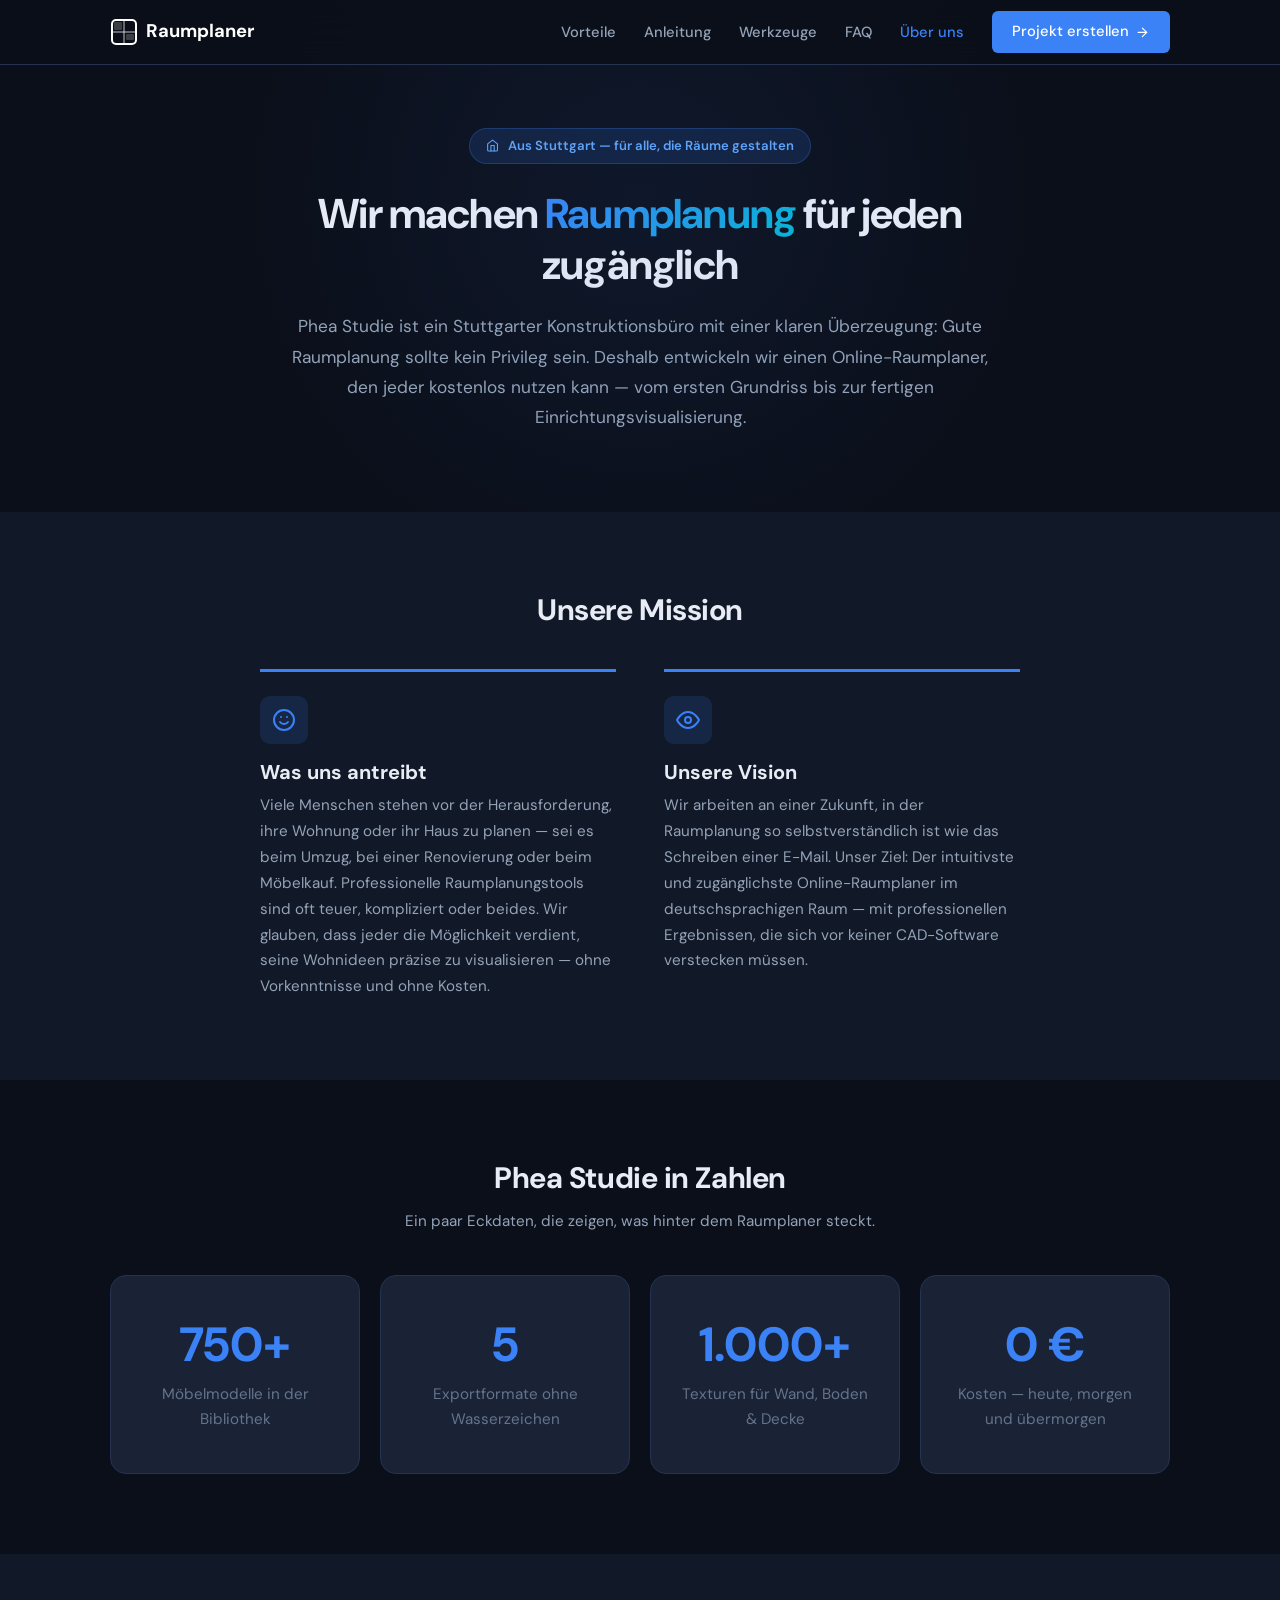
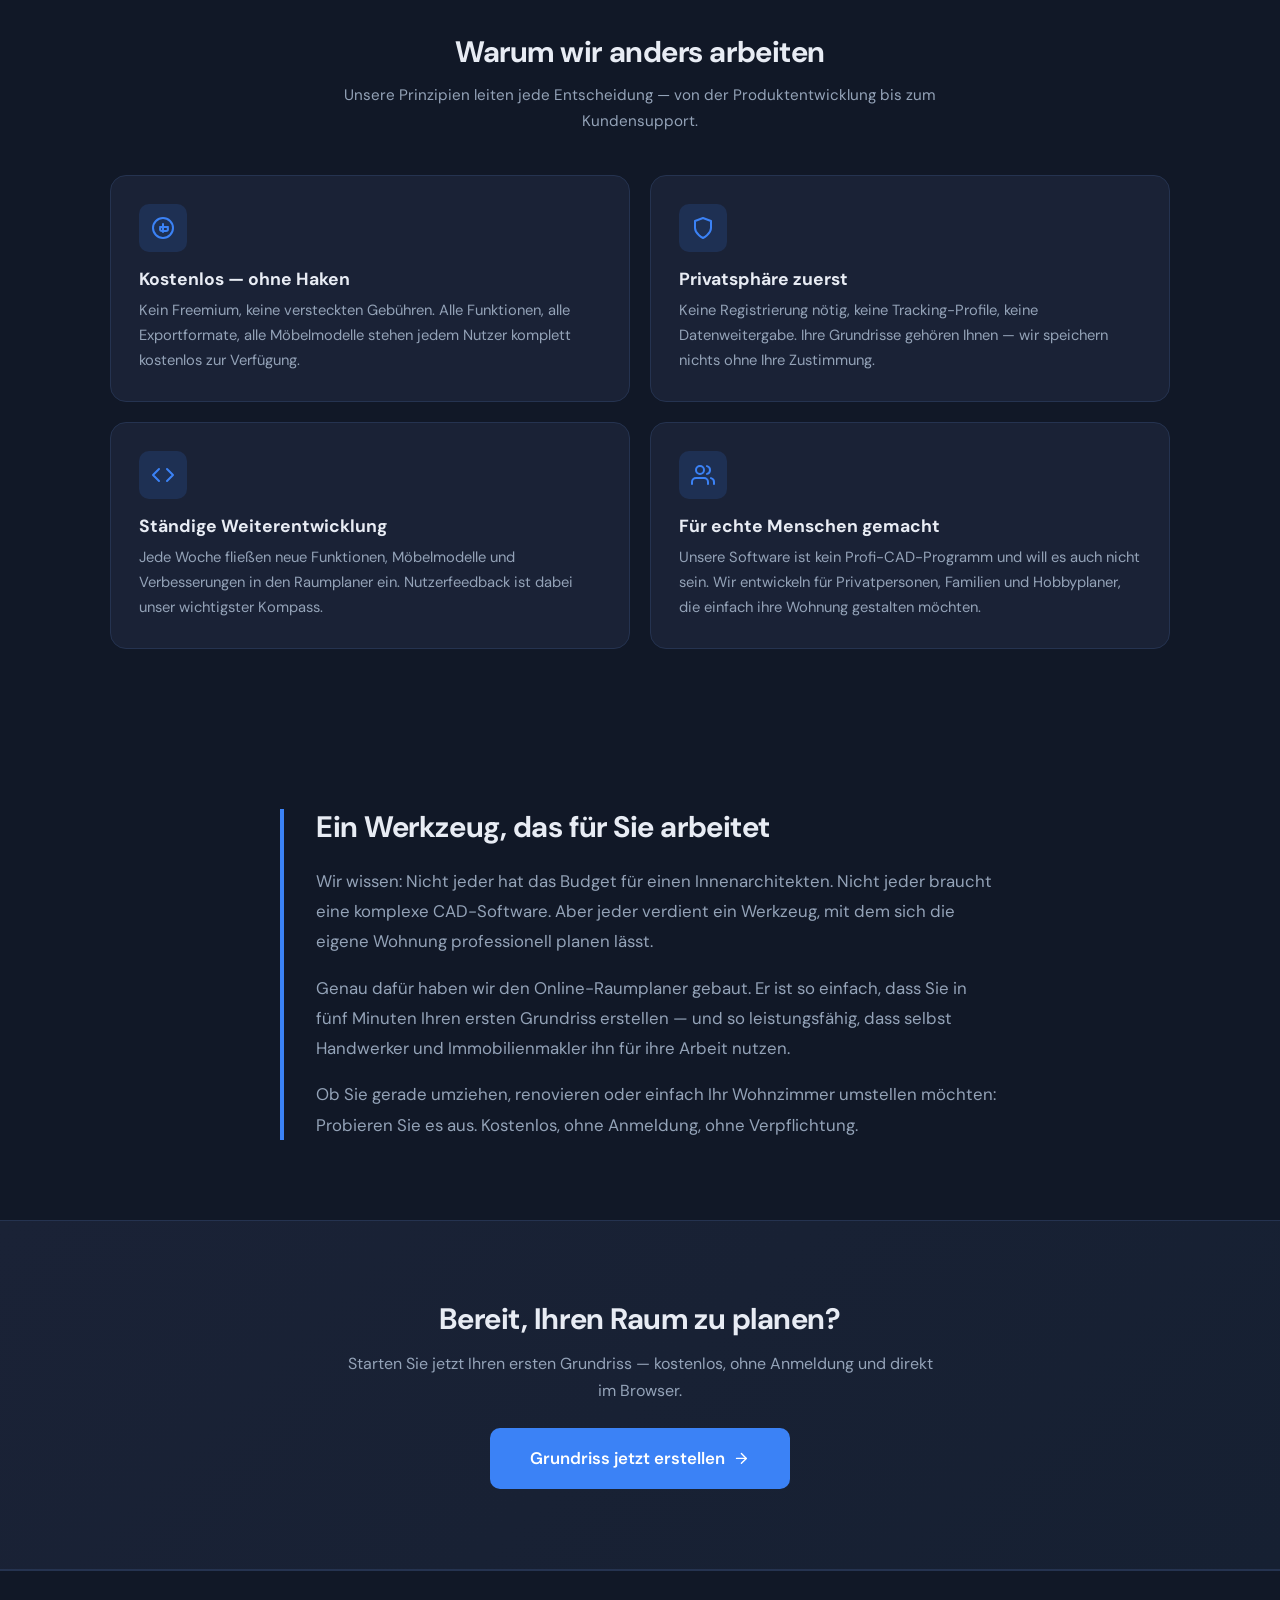
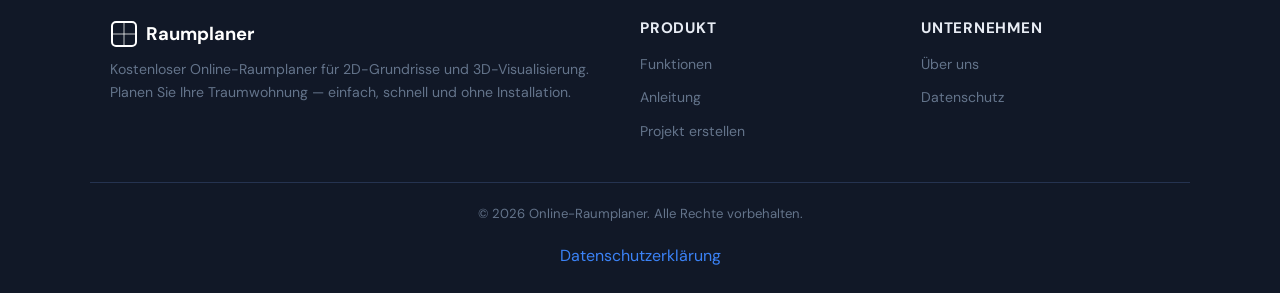
<file: about.html>
<!DOCTYPE html>
<html lang="de">
<head>
  <meta charset="UTF-8">
  <meta name="viewport" content="width=device-width, initial-scale=1.0">

  <!-- SEO Meta Tags -->
  <title>Über uns — Phea Studie | Das Team hinter dem Online-Raumplaner</title>
  <meta name="description" content="Lernen Sie Phea Studie kennen — ein Stuttgarter Konstruktionsbüro, das den kostenlosen Online-Raumplaner entwickelt. Unsere Mission: Raumplanung für jeden zugänglich machen.">
  <meta name="robots" content="index, follow">
  <link rel="canonical" href="https://phea-studie.de/about.html">

  <!-- Open Graph -->
  <meta property="og:title" content="Über uns — Phea Studie | Das Team hinter dem Online-Raumplaner">
  <meta property="og:description" content="Lernen Sie Phea Studie kennen — ein Stuttgarter Konstruktionsbüro, das den kostenlosen Online-Raumplaner entwickelt.">
  <meta property="og:type" content="website">
  <meta property="og:url" content="https://phea-studie.de/about.html">
  <meta property="og:locale" content="de_DE">

  <!-- JSON-LD: Organization -->
  <script type="application/ld+json">
  {
    "@context": "https://schema.org",
    "@type": "Organization",
    "name": "Phea Studie",
    "url": "https://phea-studie.de/",
    "description": "Stuttgarter Konstruktionsbüro und Entwickler des kostenlosen Online-Raumplaners für 2D-Grundrisse und 3D-Visualisierung.",
    "address": {
      "@type": "PostalAddress",
      "addressLocality": "Stuttgart",
      "addressCountry": "DE"
    },
    "sameAs": []
  }
  </script>

  <!-- JSON-LD: BreadcrumbList -->
  <script type="application/ld+json">
  {
    "@context": "https://schema.org",
    "@type": "BreadcrumbList",
    "itemListElement": [
      {
        "@type": "ListItem",
        "position": 1,
        "name": "Startseite",
        "item": "https://phea-studie.de/"
      },
      {
        "@type": "ListItem",
        "position": 2,
        "name": "Über uns",
        "item": "https://phea-studie.de/about.html"
      }
    ]
  }
  </script>

  <!-- Google Fonts -->
  <link rel="preconnect" href="https://fonts.googleapis.com">
  <link rel="preconnect" href="https://fonts.gstatic.com" crossorigin>
  <link href="https://fonts.googleapis.com/css2?family=DM+Sans:ital,opsz,wght@0,9..40,400;0,9..40,500;0,9..40,600;0,9..40,700;1,9..40,400&display=swap" rel="stylesheet">

  <link rel="stylesheet" href="css/global.css">
  <link rel="stylesheet" href="css/about.css">
</head>
<body>

  <!-- ========== HEADER ========== -->
  <header class="site-header">
    <nav class="site-nav" aria-label="Hauptnavigation">
      <a href="https://phea-studie.de/" class="logo">
        <svg aria-hidden="true" viewBox="0 0 28 28" width="28" height="28" fill="none">
          <rect x="2" y="2" width="24" height="24" rx="4" stroke="currentColor" stroke-width="2"/>
          <line x1="2" y1="14" x2="26" y2="14" stroke="currentColor" stroke-width="1.5" opacity="0.5"/>
          <line x1="14" y1="2" x2="14" y2="26" stroke="currentColor" stroke-width="1.5" opacity="0.5"/>
          <rect x="4" y="4" width="8" height="8" rx="1" fill="currentColor" opacity="0.2"/>
          <rect x="16" y="16" width="8" height="6" rx="1" fill="currentColor" opacity="0.2"/>
        </svg>
        Raumplaner
      </a>
      <input type="checkbox" id="nav-toggle" class="nav-toggle-checkbox" aria-label="Menü umschalten">
      <label for="nav-toggle" class="nav-toggle-label">
        <svg aria-hidden="true" viewBox="0 0 24 24" width="24" height="24" fill="none" stroke="currentColor" stroke-width="2">
          <line x1="3" y1="6" x2="21" y2="6"/>
          <line x1="3" y1="12" x2="21" y2="12"/>
          <line x1="3" y1="18" x2="21" y2="18"/>
        </svg>
      </label>
      <ul class="nav-links">
        <li><a href="https://phea-studie.de/#vorteile">Vorteile</a></li>
        <li><a href="https://phea-studie.de/#anleitung">Anleitung</a></li>
        <li><a href="https://phea-studie.de/#werkzeuge">Werkzeuge</a></li>
        <li><a href="https://phea-studie.de/#faq">FAQ</a></li>
        <li><a href="https://phea-studie.de/about.html" class="is-active">Über uns</a></li>
        <li><a href="https://raum-planer-online.de/" class="nav-cta">
          Projekt erstellen
          <svg class="icon icon--sm" aria-hidden="true" viewBox="0 0 24 24"><line x1="5" y1="12" x2="19" y2="12"/><polyline points="12 5 19 12 12 19"/></svg>
        </a></li>
      </ul>
    </nav>
  </header>

  <main>

    <!-- ========== HERO ========== -->
    <section class="about-hero section-padding">
      <div class="container">
        <div class="about-hero__badge">
          <svg class="icon icon--sm" aria-hidden="true" viewBox="0 0 24 24" fill="none" stroke="currentColor" stroke-width="2"><path d="M3 9l9-7 9 7v11a2 2 0 01-2 2H5a2 2 0 01-2-2z"/><polyline points="9 22 9 12 15 12 15 22"/></svg>
          Aus Stuttgart — für alle, die Räume gestalten
        </div>
        <h1>Wir machen <span>Raumplanung</span> für jeden zugänglich</h1>
        <p class="about-hero__subtitle">Phea Studie ist ein Stuttgarter Konstruktionsbüro mit einer klaren Überzeugung: Gute Raumplanung sollte kein Privileg sein. Deshalb entwickeln wir einen Online-Raumplaner, den jeder kostenlos nutzen kann — vom ersten Grundriss bis zur fertigen Einrichtungsvisualisierung.</p>
      </div>
    </section>

    <!-- ========== MISSION & VISION ========== -->
    <section class="about-mission section-padding">
      <div class="container">
        <div class="section-header">
          <h2>Unsere Mission</h2>
        </div>
        <div class="about-mission__grid">
          <div class="about-mission__block">
            <div class="about-mission__icon">
              <svg class="icon icon--lg" aria-hidden="true" viewBox="0 0 24 24" fill="none" stroke="currentColor" stroke-width="2"><circle cx="12" cy="12" r="10"/><path d="M8 14s1.5 2 4 2 4-2 4-2"/><line x1="9" y1="9" x2="9.01" y2="9"/><line x1="15" y1="9" x2="15.01" y2="9"/></svg>
            </div>
            <h3>Was uns antreibt</h3>
            <p>Viele Menschen stehen vor der Herausforderung, ihre Wohnung oder ihr Haus zu planen — sei es beim Umzug, bei einer Renovierung oder beim Möbelkauf. Professionelle Raumplanungstools sind oft teuer, kompliziert oder beides. Wir glauben, dass jeder die Möglichkeit verdient, seine Wohnideen präzise zu visualisieren — ohne Vorkenntnisse und ohne Kosten.</p>
          </div>
          <div class="about-mission__block">
            <div class="about-mission__icon">
              <svg class="icon icon--lg" aria-hidden="true" viewBox="0 0 24 24" fill="none" stroke="currentColor" stroke-width="2"><path d="M1 12s4-8 11-8 11 8 11 8-4 8-11 8S1 12 1 12z"/><circle cx="12" cy="12" r="3"/></svg>
            </div>
            <h3>Unsere Vision</h3>
            <p>Wir arbeiten an einer Zukunft, in der Raumplanung so selbstverständlich ist wie das Schreiben einer E-Mail. Unser Ziel: Der intuitivste und zugänglichste Online-Raumplaner im deutschsprachigen Raum — mit professionellen Ergebnissen, die sich vor keiner CAD-Software verstecken müssen.</p>
          </div>
        </div>
      </div>
    </section>

    <!-- ========== STATS ========== -->
    <section class="about-stats section-padding">
      <div class="container container--wide">
        <div class="section-header">
          <h2>Phea Studie in Zahlen</h2>
          <p>Ein paar Eckdaten, die zeigen, was hinter dem Raumplaner steckt.</p>
        </div>
        <div class="about-stats__grid">
          <div class="stat-card">
            <div class="stat-card__number" data-target="750">750+</div>
            <div class="stat-card__label">Möbelmodelle in der Bibliothek</div>
          </div>
          <div class="stat-card">
            <div class="stat-card__number" data-target="5">5</div>
            <div class="stat-card__label">Exportformate ohne Wasserzeichen</div>
          </div>
          <div class="stat-card">
            <div class="stat-card__number" data-target="1000">1.000+</div>
            <div class="stat-card__label">Texturen für Wand, Boden &amp; Decke</div>
          </div>
          <div class="stat-card">
            <div class="stat-card__number" data-target="0">0 €</div>
            <div class="stat-card__label">Kosten — heute, morgen und übermorgen</div>
          </div>
        </div>
      </div>
    </section>

    <!-- ========== VALUES ========== -->
    <section class="about-values section-padding">
      <div class="container container--wide">
        <div class="section-header">
          <h2>Warum wir anders arbeiten</h2>
          <p>Unsere Prinzipien leiten jede Entscheidung — von der Produktentwicklung bis zum Kundensupport.</p>
        </div>
        <div class="about-values__grid">
          <div class="value-card">
            <div class="value-card__icon">
              <svg class="icon icon--lg" aria-hidden="true" viewBox="0 0 24 24" fill="none" stroke="currentColor" stroke-width="2"><circle cx="12" cy="12" r="10"/><line x1="12" y1="8" x2="12" y2="16"/><path d="M9 11h6a2 2 0 010 4h-4a2 2 0 010-4h6"/></svg>
            </div>
            <h3>Kostenlos — ohne Haken</h3>
            <p>Kein Freemium, keine versteckten Gebühren. Alle Funktionen, alle Exportformate, alle Möbelmodelle stehen jedem Nutzer komplett kostenlos zur Verfügung.</p>
          </div>
          <div class="value-card">
            <div class="value-card__icon">
              <svg class="icon icon--lg" aria-hidden="true" viewBox="0 0 24 24" fill="none" stroke="currentColor" stroke-width="2"><path d="M12 22s8-4 8-10V5l-8-3-8 3v7c0 6 8 10 8 10z"/></svg>
            </div>
            <h3>Privatsphäre zuerst</h3>
            <p>Keine Registrierung nötig, keine Tracking-Profile, keine Datenweitergabe. Ihre Grundrisse gehören Ihnen — wir speichern nichts ohne Ihre Zustimmung.</p>
          </div>
          <div class="value-card">
            <div class="value-card__icon">
              <svg class="icon icon--lg" aria-hidden="true" viewBox="0 0 24 24" fill="none" stroke="currentColor" stroke-width="2"><polyline points="16 18 22 12 16 6"/><polyline points="8 6 2 12 8 18"/></svg>
            </div>
            <h3>Ständige Weiterentwicklung</h3>
            <p>Jede Woche fließen neue Funktionen, Möbelmodelle und Verbesserungen in den Raumplaner ein. Nutzerfeedback ist dabei unser wichtigster Kompass.</p>
          </div>
          <div class="value-card">
            <div class="value-card__icon">
              <svg class="icon icon--lg" aria-hidden="true" viewBox="0 0 24 24" fill="none" stroke="currentColor" stroke-width="2"><path d="M17 21v-2a4 4 0 00-4-4H5a4 4 0 00-4 4v2"/><circle cx="9" cy="7" r="4"/><path d="M23 21v-2a4 4 0 00-3-3.87"/><path d="M16 3.13a4 4 0 010 7.75"/></svg>
            </div>
            <h3>Für echte Menschen gemacht</h3>
            <p>Unsere Software ist kein Profi-CAD-Programm und will es auch nicht sein. Wir entwickeln für Privatpersonen, Familien und Hobbyplaner, die einfach ihre Wohnung gestalten möchten.</p>
          </div>
        </div>
      </div>
    </section>

    <!-- ========== PROMISE ========== -->
    <section class="about-promise section-padding">
      <div class="container">
        <div class="about-promise__content">
          <h2>Ein Werkzeug, das für Sie arbeitet</h2>
          <p>Wir wissen: Nicht jeder hat das Budget für einen Innenarchitekten. Nicht jeder braucht eine komplexe CAD-Software. Aber jeder verdient ein Werkzeug, mit dem sich die eigene Wohnung professionell planen lässt.</p>
          <p>Genau dafür haben wir den Online-Raumplaner gebaut. Er ist so einfach, dass Sie in fünf Minuten Ihren ersten Grundriss erstellen — und so leistungsfähig, dass selbst Handwerker und Immobilienmakler ihn für ihre Arbeit nutzen.</p>
          <p>Ob Sie gerade umziehen, renovieren oder einfach Ihr Wohnzimmer umstellen möchten: Probieren Sie es aus. Kostenlos, ohne Anmeldung, ohne Verpflichtung.</p>
        </div>
      </div>
    </section>

    <!-- ========== CTA BANNER ========== -->
    <section class="cta-banner section-padding">
      <div class="container">
        <div class="cta-banner__inner">
          <h2>Bereit, Ihren Raum zu planen?</h2>
          <p>Starten Sie jetzt Ihren ersten Grundriss — kostenlos, ohne Anmeldung und direkt im Browser.</p>
          <a href="https://raum-planer-online.de/" class="btn btn--primary btn--lg">
            Grundriss jetzt erstellen
            <svg class="icon icon--sm" aria-hidden="true" viewBox="0 0 24 24"><line x1="5" y1="12" x2="19" y2="12"/><polyline points="12 5 19 12 12 19"/></svg>
          </a>
        </div>
      </div>
    </section>

  </main>

  <!-- ========== FOOTER ========== -->
  <footer class="site-footer">
    <div class="footer-grid">
      <div class="footer-col footer-brand">
        <a href="https://phea-studie.de/" class="logo">
          <svg aria-hidden="true" viewBox="0 0 28 28" width="28" height="28" fill="none" stroke="currentColor" stroke-width="2">
            <rect x="2" y="2" width="24" height="24" rx="4"/>
            <line x1="2" y1="14" x2="26" y2="14" stroke-width="1.5" opacity="0.5"/>
            <line x1="14" y1="2" x2="14" y2="26" stroke-width="1.5" opacity="0.5"/>
          </svg>
          Raumplaner
        </a>
        <p>Kostenloser Online-Raumplaner für 2D-Grundrisse und 3D-Visualisierung. Planen Sie Ihre Traumwohnung — einfach, schnell und ohne Installation.</p>
      </div>
      <div class="footer-col">
        <h4>Produkt</h4>
        <nav aria-label="Produkt-Links">
          <ul>
            <li><a href="https://phea-studie.de/#functions">Funktionen</a></li>
            <li><a href="https://phea-studie.de/#tutorial">Anleitung</a></li>
            <li><a href="https://raum-planer-online.de/">Projekt erstellen</a></li>
          </ul>
        </nav>
      </div>
      <div class="footer-col">
        <h4>Unternehmen</h4>
        <nav aria-label="Unternehmens-Links">
          <ul>
            <li><a href="https://phea-studie.de/about.html">Über uns</a></li>
            <li><a href="https://phea-studie.de/datenschutz.html">Datenschutz</a></li>
          </ul>
        </nav>
      </div>
    </div>
    <div class="footer-bottom">
      <p>&copy; 2026 Online-Raumplaner. Alle Rechte vorbehalten.</p>
      <nav class="footer-legal" aria-label="Rechtliche Links">
        <a href="https://phea-studie.de/datenschutz.html">Datenschutzerklärung</a>
      </nav>
    </div>
  </footer>

</body>
</html>
</file>
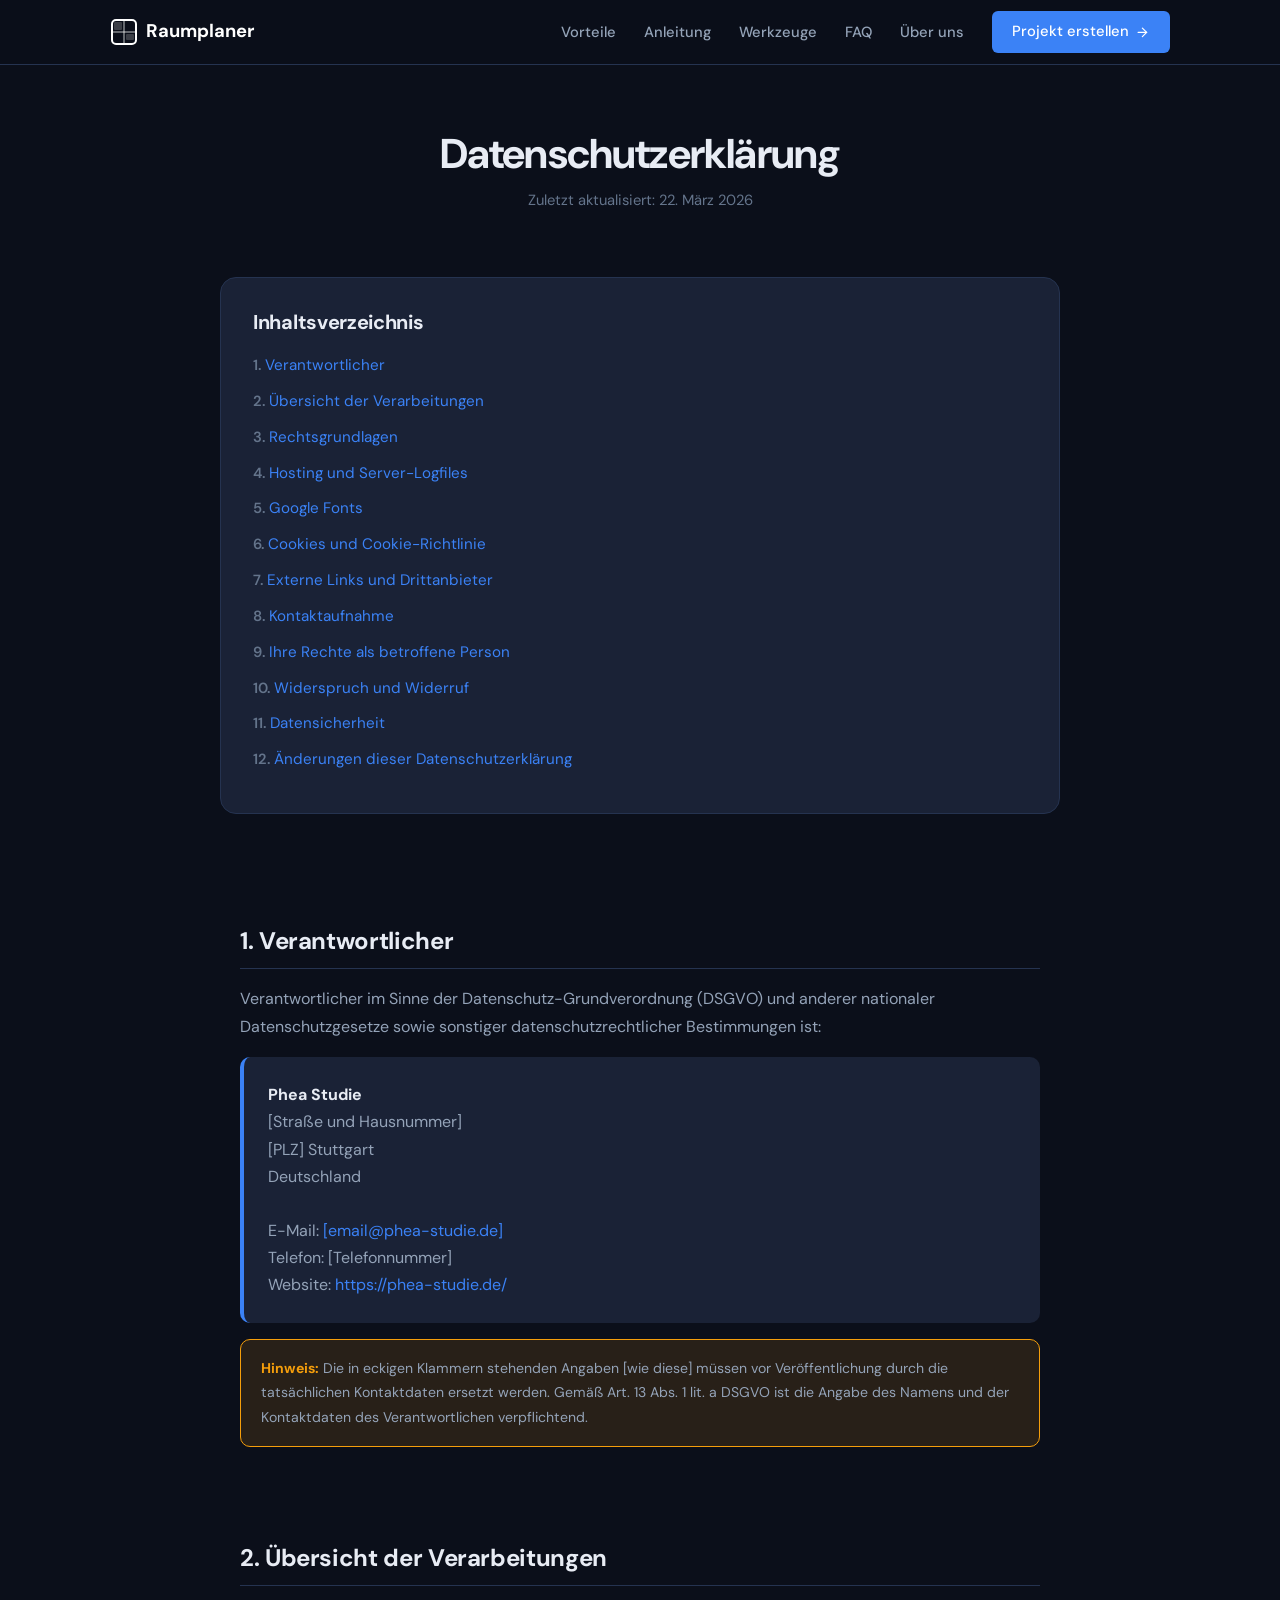
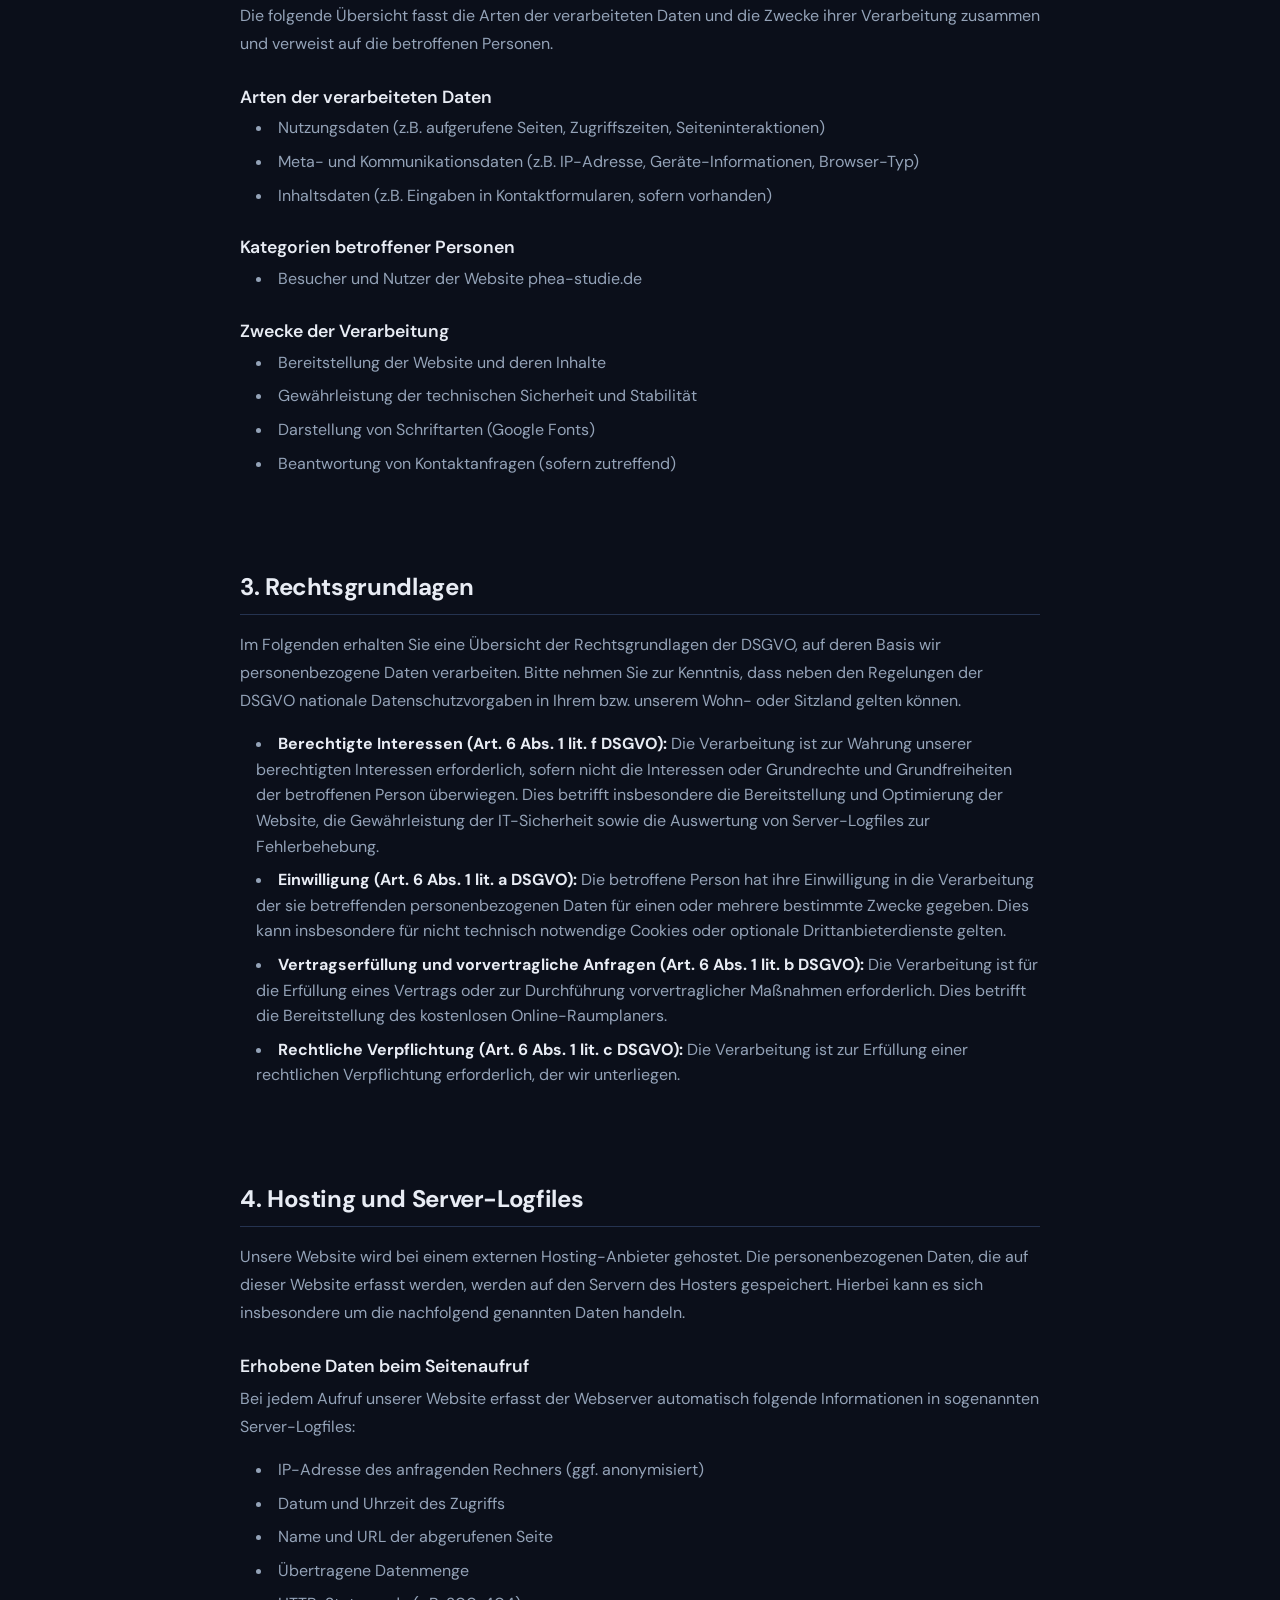
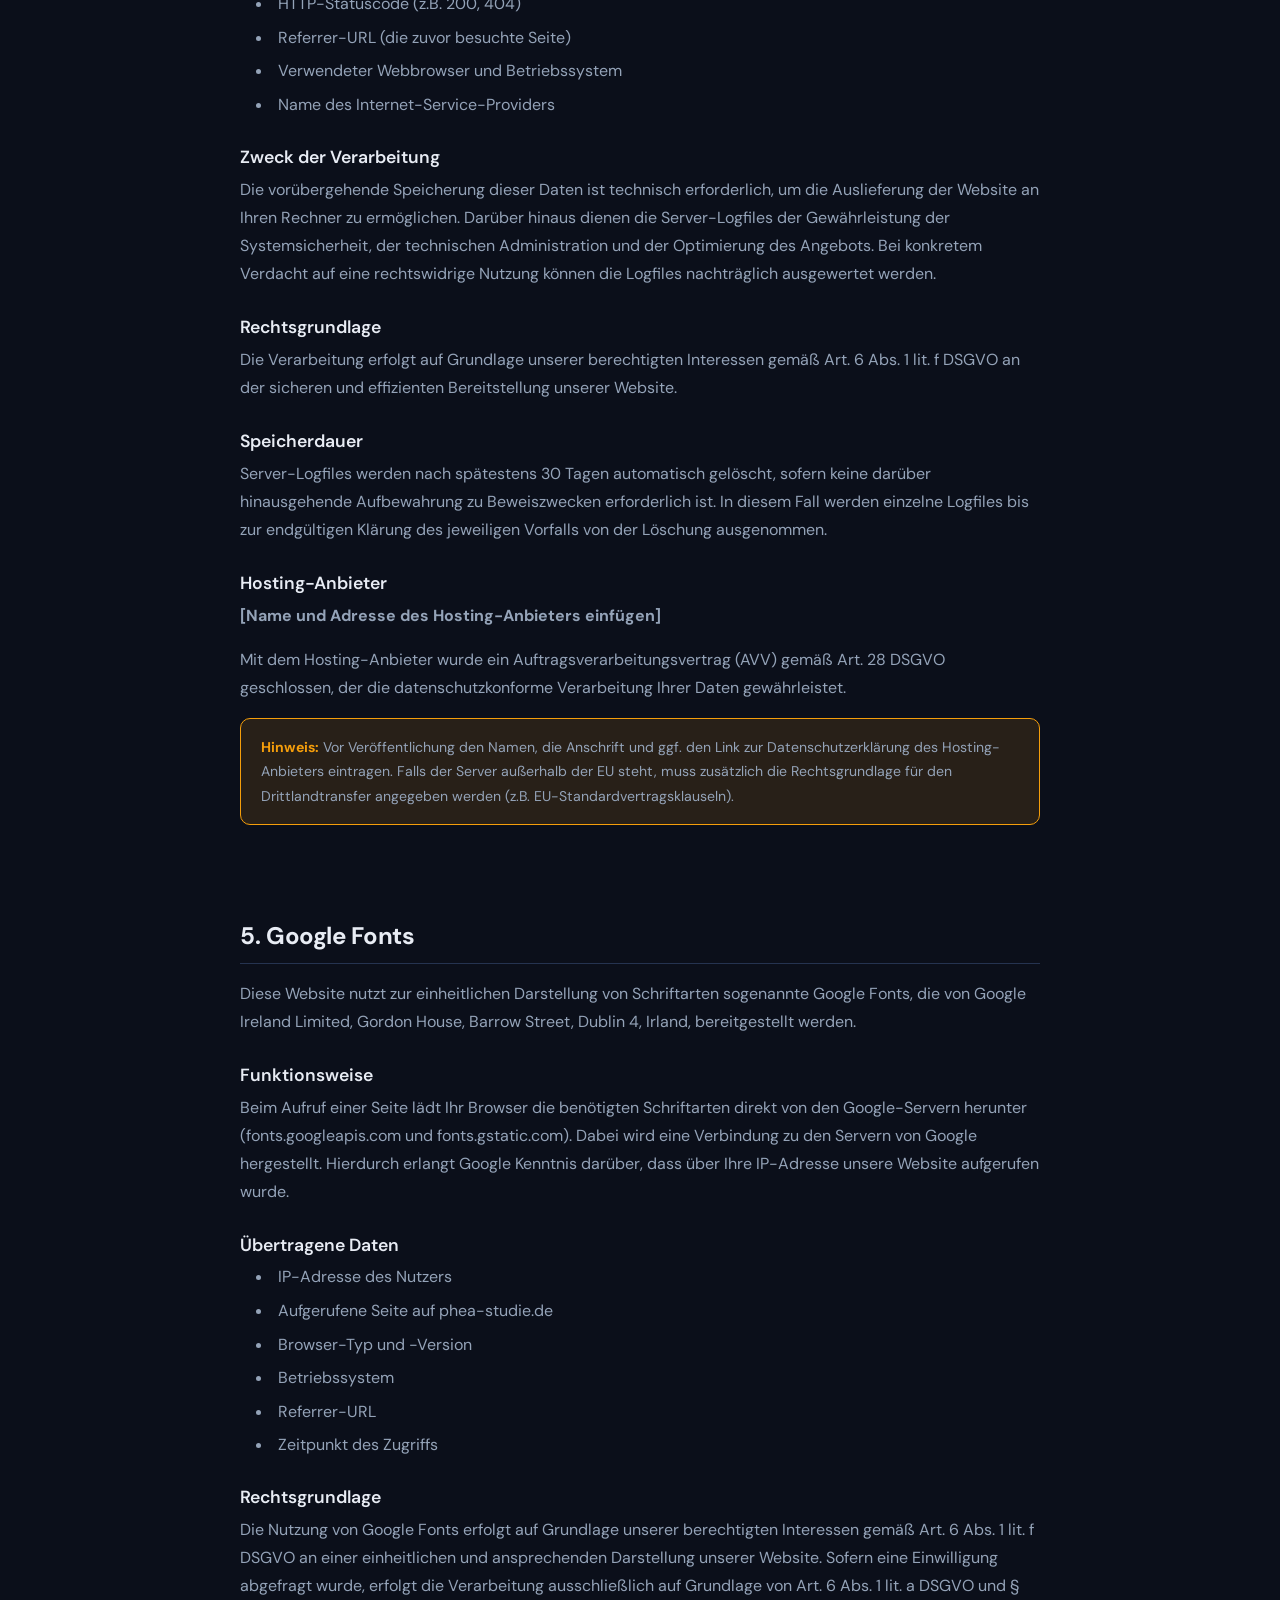
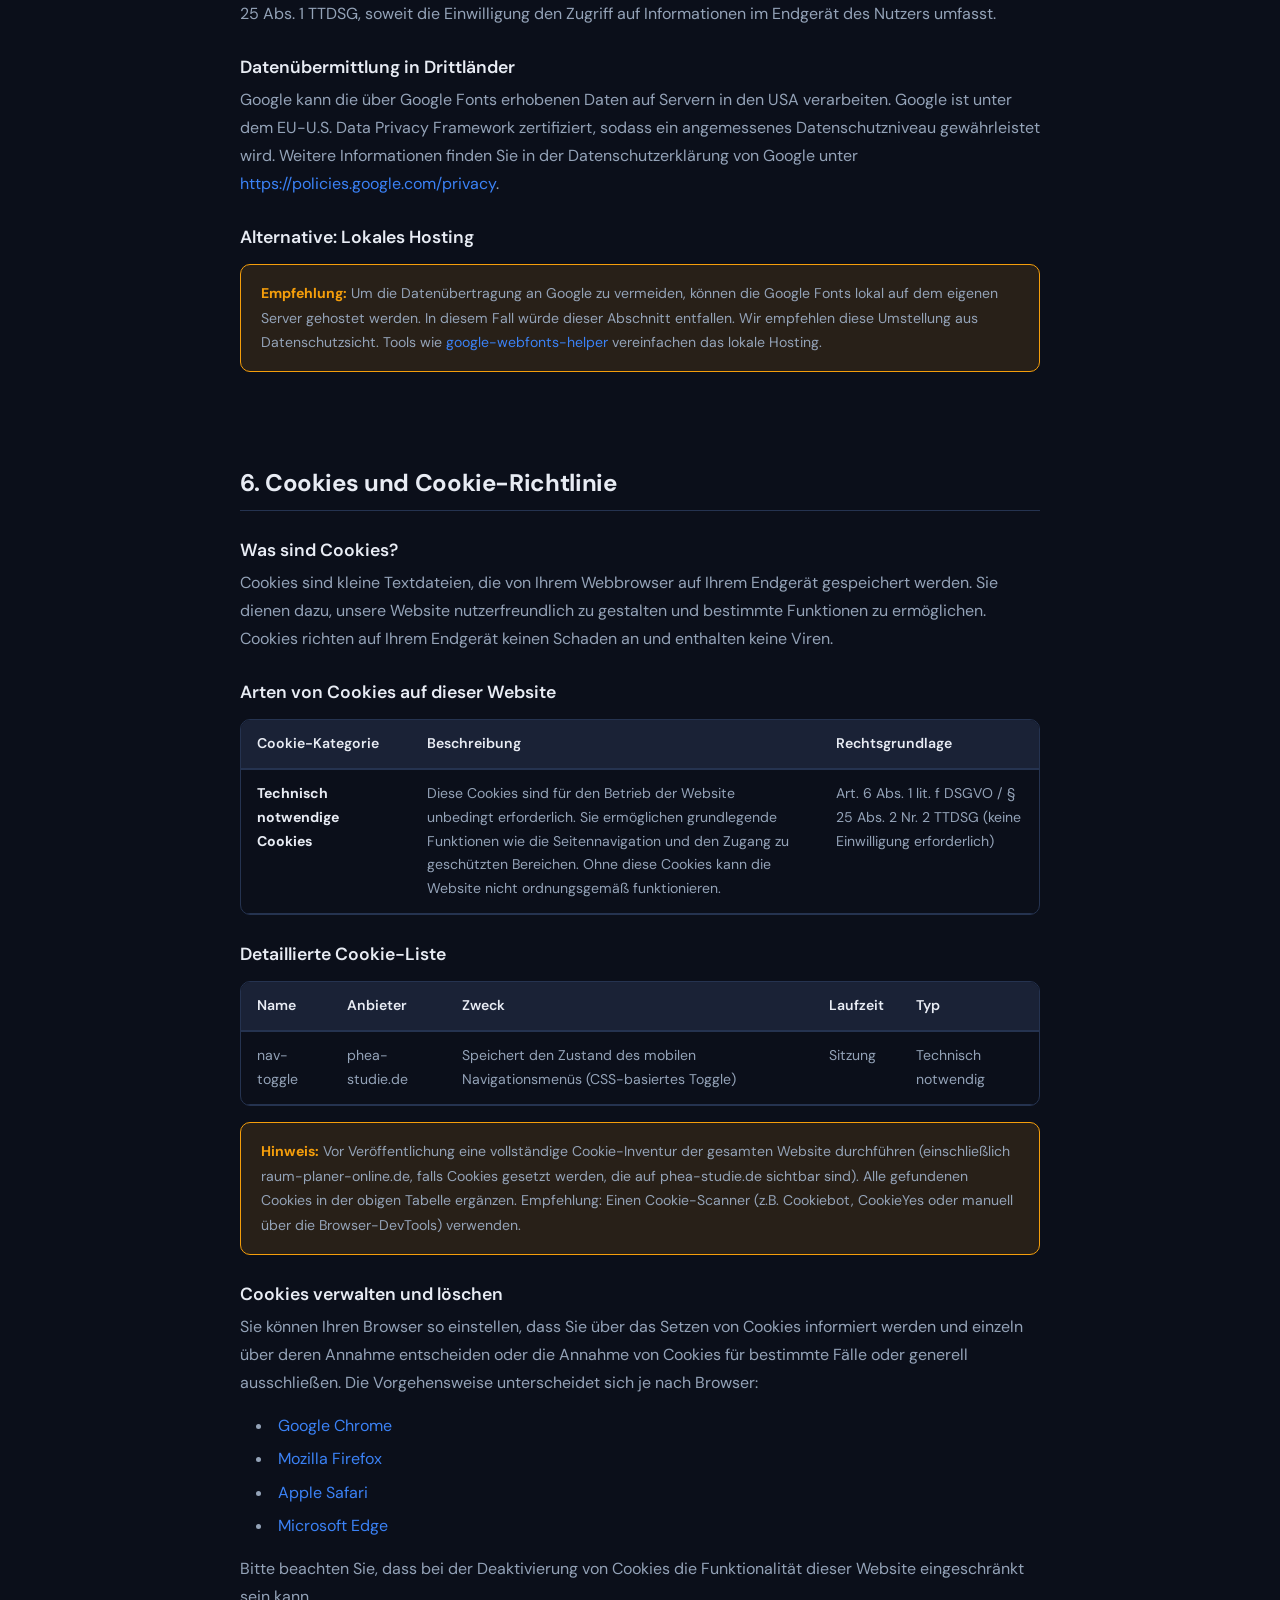
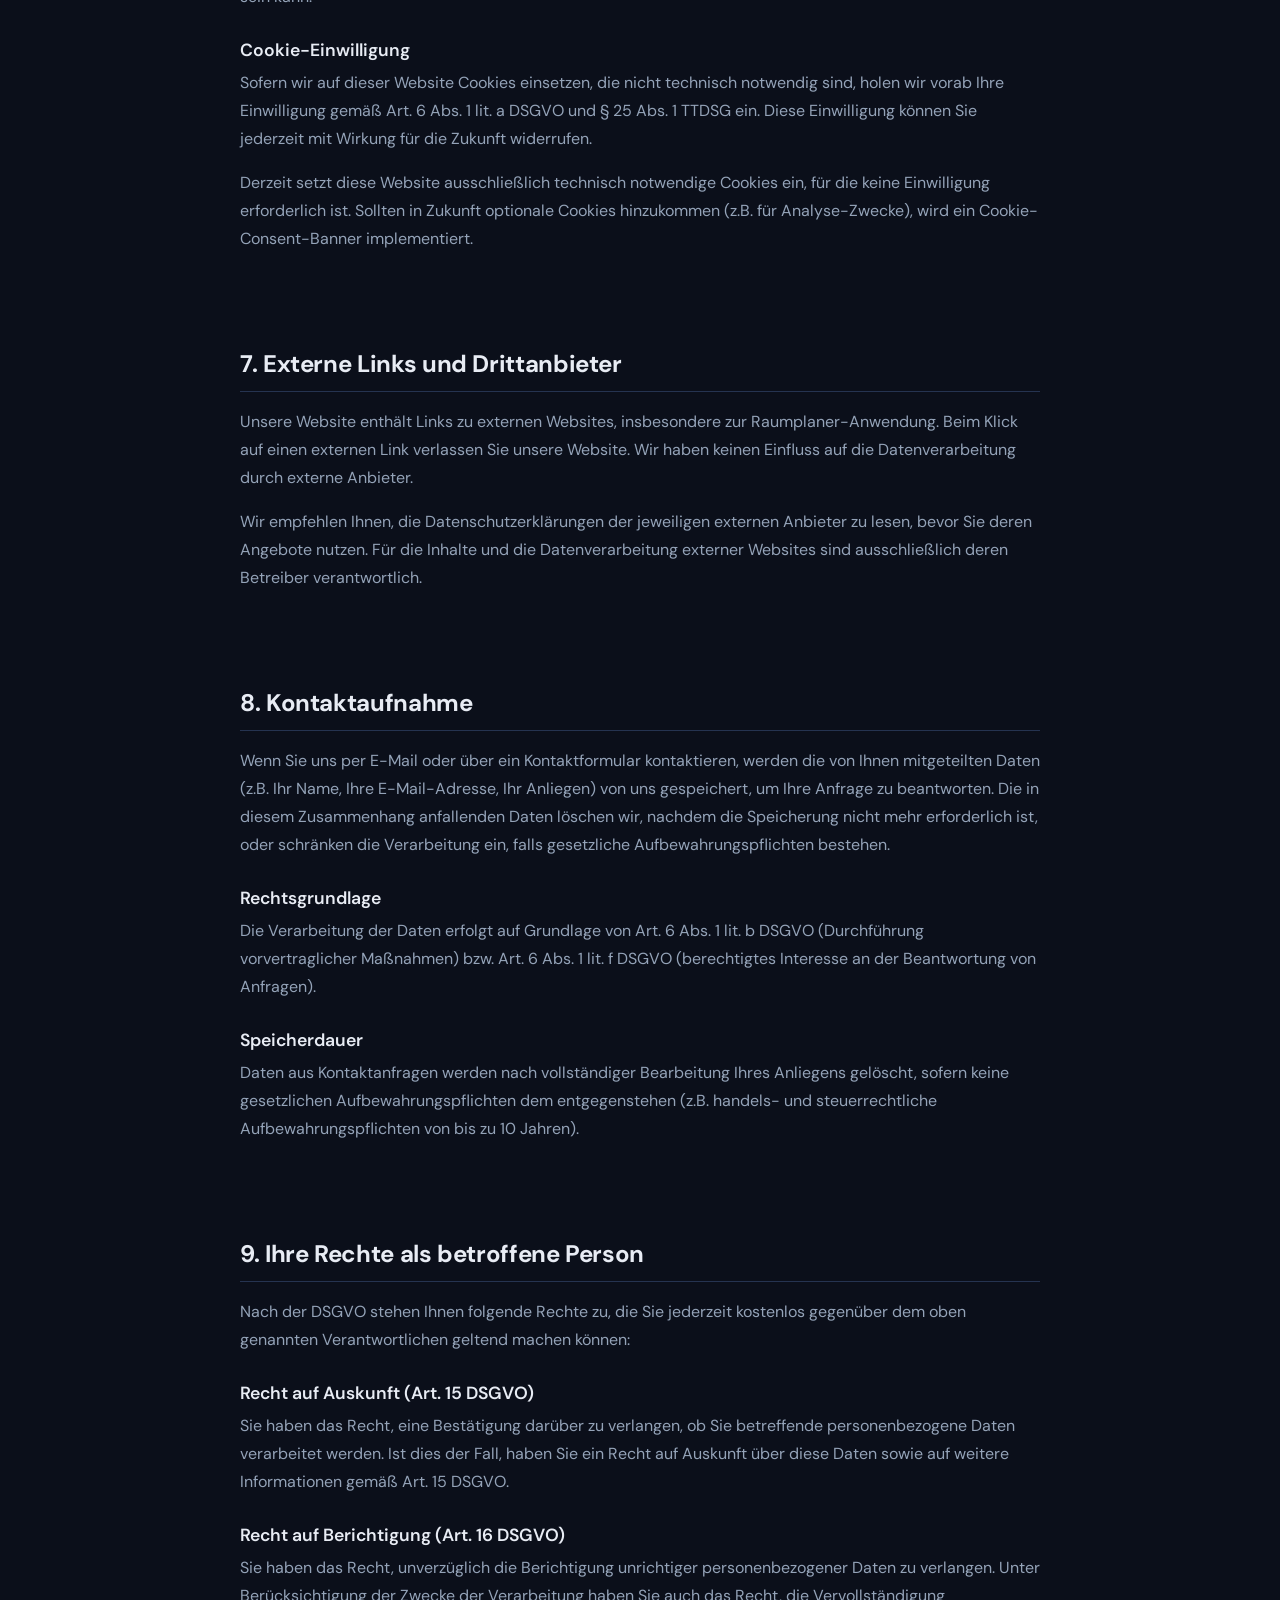
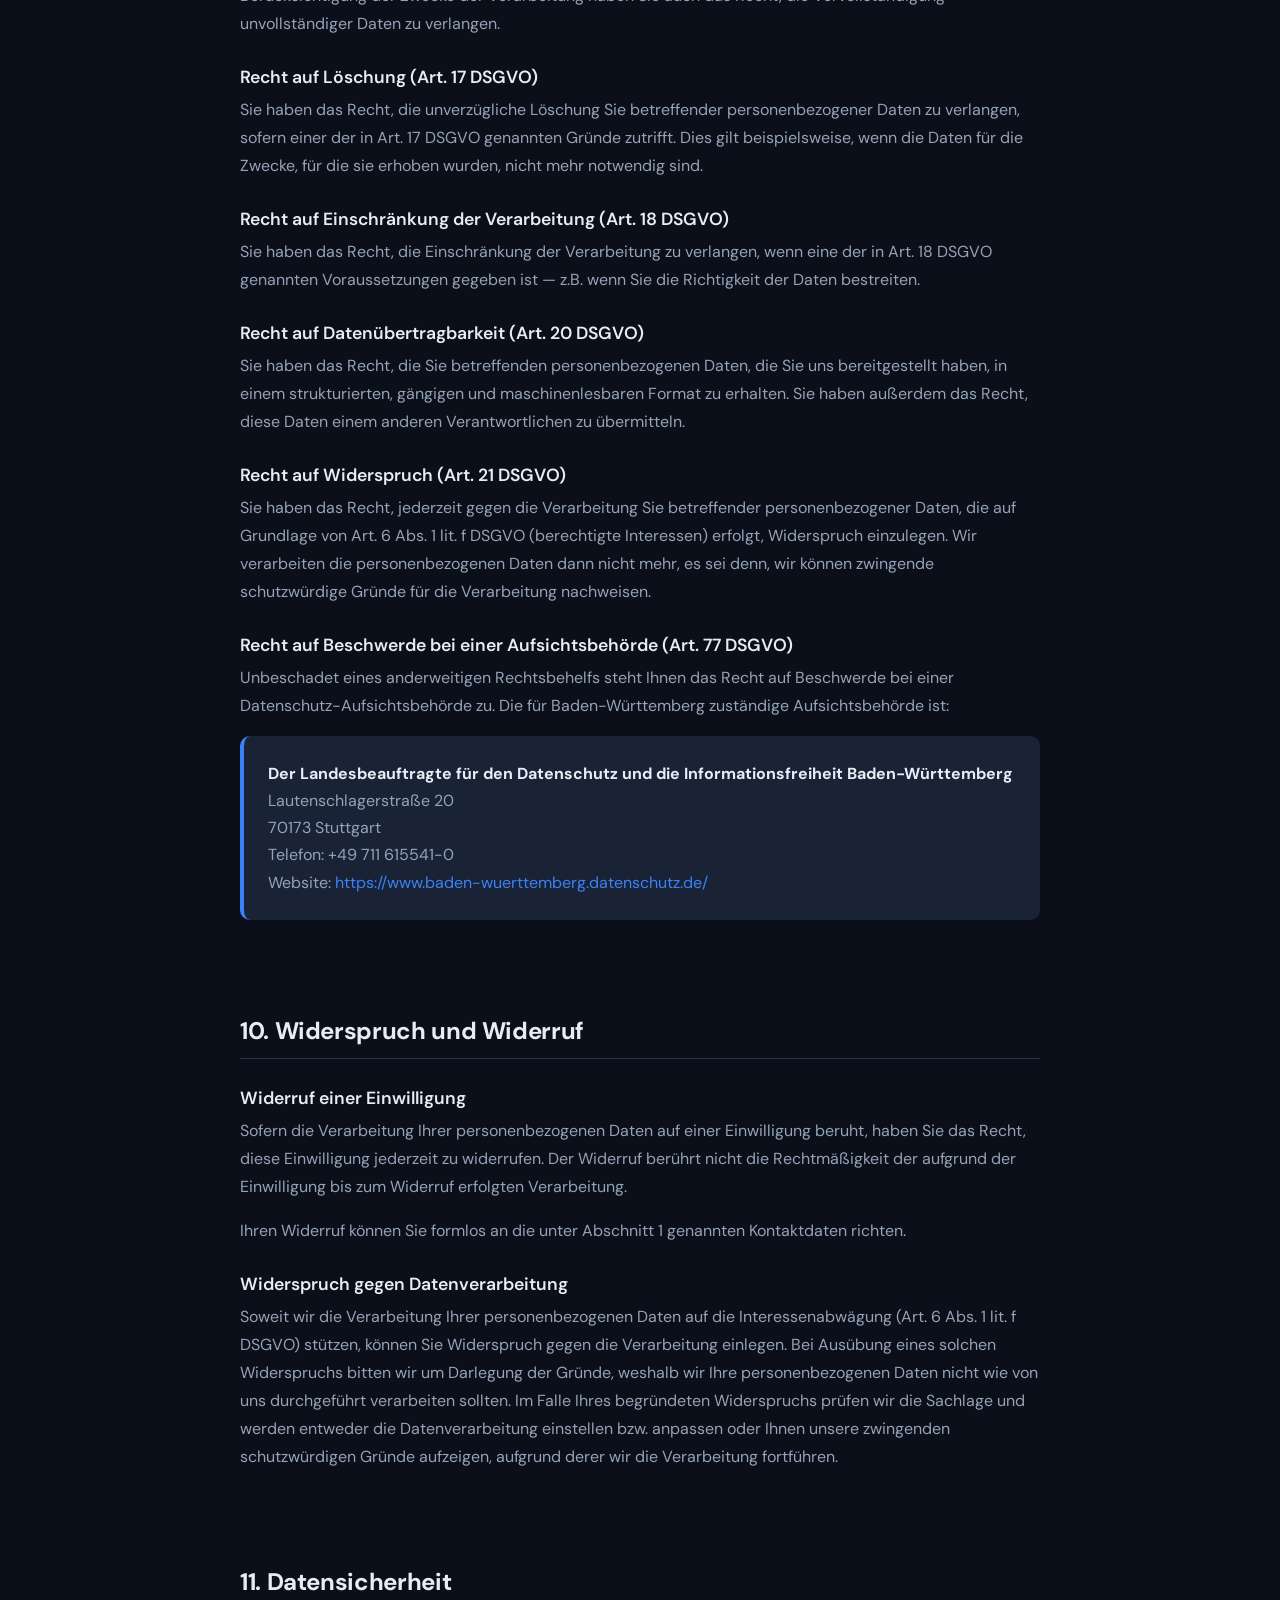
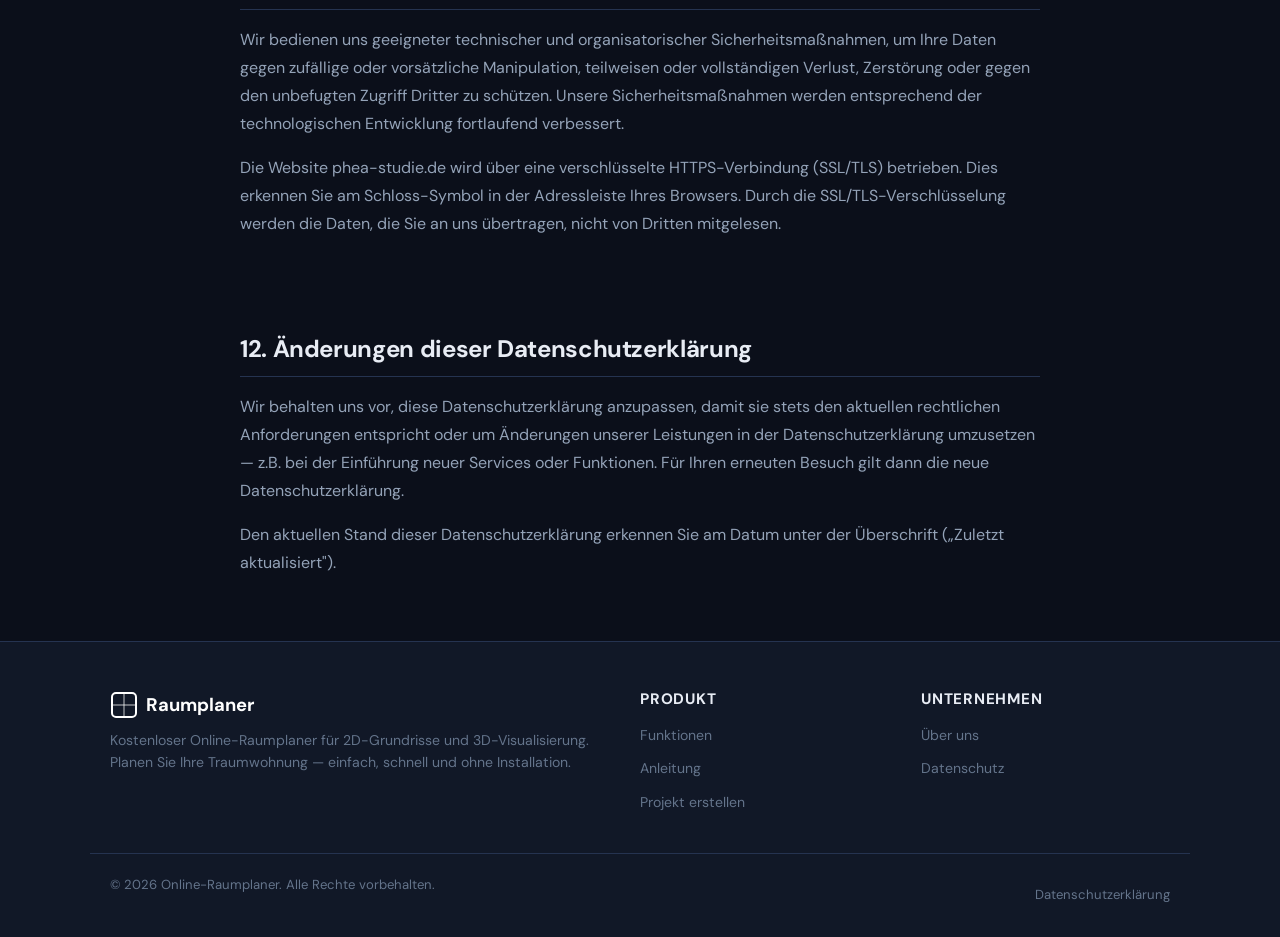
<file: datenschutz.html>
<!DOCTYPE html>
<html lang="de">
<head>
  <meta charset="UTF-8">
  <meta name="viewport" content="width=device-width, initial-scale=1.0">

  <title>Datenschutzerklärung — Phea Studie | Online-Raumplaner</title>
  <meta name="description" content="Datenschutzerklärung von Phea Studie gemäß DSGVO. Informationen zur Datenverarbeitung, Cookies und Ihren Rechten auf phea-studie.de.">
  <meta name="robots" content="noindex, follow">
  <link rel="canonical" href="https://phea-studie.de/datenschutz.html">

  <meta property="og:title" content="Datenschutzerklärung — Phea Studie">
  <meta property="og:description" content="Datenschutzerklärung von Phea Studie gemäß DSGVO.">
  <meta property="og:type" content="website">
  <meta property="og:url" content="https://phea-studie.de/datenschutz.html">
  <meta property="og:locale" content="de_DE">

  <script type="application/ld+json">
  {
    "@context": "https://schema.org",
    "@type": "BreadcrumbList",
    "itemListElement": [
      {
        "@type": "ListItem",
        "position": 1,
        "name": "Startseite",
        "item": "https://phea-studie.de/"
      },
      {
        "@type": "ListItem",
        "position": 2,
        "name": "Datenschutzerklärung",
        "item": "https://phea-studie.de/datenschutz.html"
      }
    ]
  }
  </script>

  <!-- Google Fonts -->
  <link rel="preconnect" href="https://fonts.googleapis.com">
  <link rel="preconnect" href="https://fonts.gstatic.com" crossorigin>
  <link href="https://fonts.googleapis.com/css2?family=DM+Sans:ital,opsz,wght@0,9..40,400;0,9..40,500;0,9..40,600;0,9..40,700;1,9..40,400&display=swap" rel="stylesheet">

  <link rel="stylesheet" href="css/global.css">
  <link rel="stylesheet" href="css/datenschutz.css">
</head>
<body>

  <!-- ========== HEADER ========== -->
  <header class="site-header">
    <nav class="site-nav" aria-label="Hauptnavigation">
      <a href="https://phea-studie.de/" class="logo">
        <svg aria-hidden="true" viewBox="0 0 28 28" width="28" height="28" fill="none">
          <rect x="2" y="2" width="24" height="24" rx="4" stroke="currentColor" stroke-width="2"/>
          <line x1="2" y1="14" x2="26" y2="14" stroke="currentColor" stroke-width="1.5" opacity="0.5"/>
          <line x1="14" y1="2" x2="14" y2="26" stroke="currentColor" stroke-width="1.5" opacity="0.5"/>
          <rect x="4" y="4" width="8" height="8" rx="1" fill="currentColor" opacity="0.2"/>
          <rect x="16" y="16" width="8" height="6" rx="1" fill="currentColor" opacity="0.2"/>
        </svg>
        Raumplaner
      </a>
      <input type="checkbox" id="nav-toggle" class="nav-toggle-checkbox" aria-label="Menü umschalten">
      <label for="nav-toggle" class="nav-toggle-label">
        <svg aria-hidden="true" viewBox="0 0 24 24" width="24" height="24" fill="none" stroke="currentColor" stroke-width="2">
          <line x1="3" y1="6" x2="21" y2="6"/>
          <line x1="3" y1="12" x2="21" y2="12"/>
          <line x1="3" y1="18" x2="21" y2="18"/>
        </svg>
      </label>
      <ul class="nav-links">
        <li><a href="https://phea-studie.de/#vorteile">Vorteile</a></li>
        <li><a href="https://phea-studie.de/#anleitung">Anleitung</a></li>
        <li><a href="https://phea-studie.de/#werkzeuge">Werkzeuge</a></li>
        <li><a href="https://phea-studie.de/#faq">FAQ</a></li>
        <li><a href="https://phea-studie.de/about.html">Über uns</a></li>
        <li><a href="https://phea-studie.de/modals/popup-1.php" class="nav-cta">
          Projekt erstellen
          <svg class="icon icon--sm" aria-hidden="true" viewBox="0 0 24 24"><line x1="5" y1="12" x2="19" y2="12"/><polyline points="12 5 19 12 12 19"/></svg>
        </a></li>
      </ul>
    </nav>
  </header>

  <main>

    <!-- ========== HERO ========== -->
    <section class="privacy-hero section-padding">
      <div class="container">
        <h1>Datenschutzerklärung</h1>
        <p class="privacy-hero__meta">Zuletzt aktualisiert: 22. März 2026</p>
      </div>
    </section>

    <!-- ========== TABLE OF CONTENTS ========== -->
    <nav class="privacy-toc" aria-label="Inhaltsverzeichnis">
      <div class="container">
        <h2>Inhaltsverzeichnis</h2>
        <ol class="privacy-toc__list">
          <li><a href="#verantwortlicher">Verantwortlicher</a></li>
          <li><a href="#uebersicht">Übersicht der Verarbeitungen</a></li>
          <li><a href="#rechtsgrundlagen">Rechtsgrundlagen</a></li>
          <li><a href="#hosting">Hosting und Server-Logfiles</a></li>
          <li><a href="#google-fonts">Google Fonts</a></li>
          <li><a href="#cookies">Cookies und Cookie-Richtlinie</a></li>
          <li><a href="#externe-links">Externe Links und Drittanbieter</a></li>
          <li><a href="#kontaktaufnahme">Kontaktaufnahme</a></li>
          <li><a href="#rechte">Ihre Rechte als betroffene Person</a></li>
          <li><a href="#widerruf">Widerspruch und Widerruf</a></li>
          <li><a href="#datensicherheit">Datensicherheit</a></li>
          <li><a href="#aenderungen">Änderungen dieser Datenschutzerklärung</a></li>
        </ol>
      </div>
    </nav>

    <!-- ========== 1. VERANTWORTLICHER ========== -->
    <section class="privacy-section" id="verantwortlicher">
      <div class="container">
        <h2>1. Verantwortlicher</h2>
        <p>Verantwortlicher im Sinne der Datenschutz-Grundverordnung (DSGVO) und anderer nationaler Datenschutzgesetze sowie sonstiger datenschutzrechtlicher Bestimmungen ist:</p>
        <address class="privacy-address">
          <strong>Phea Studie</strong><br>
          [Straße und Hausnummer]<br>
          [PLZ] Stuttgart<br>
          Deutschland<br><br>
          E-Mail: <a href="mailto:[email@phea-studie.de]">[email@phea-studie.de]</a><br>
          Telefon: [Telefonnummer]<br>
          Website: <a href="https://phea-studie.de/">https://phea-studie.de/</a>
        </address>
        <p class="privacy-placeholder-notice"><strong>Hinweis:</strong> Die in eckigen Klammern stehenden Angaben [wie diese] müssen vor Veröffentlichung durch die tatsächlichen Kontaktdaten ersetzt werden. Gemäß Art. 13 Abs. 1 lit. a DSGVO ist die Angabe des Namens und der Kontaktdaten des Verantwortlichen verpflichtend.</p>
      </div>
    </section>

    <!-- ========== 2. ÜBERSICHT DER VERARBEITUNGEN ========== -->
    <section class="privacy-section" id="uebersicht">
      <div class="container">
        <h2>2. Übersicht der Verarbeitungen</h2>
        <p>Die folgende Übersicht fasst die Arten der verarbeiteten Daten und die Zwecke ihrer Verarbeitung zusammen und verweist auf die betroffenen Personen.</p>

        <h3>Arten der verarbeiteten Daten</h3>
        <ul class="privacy-list">
          <li>Nutzungsdaten (z.B. aufgerufene Seiten, Zugriffszeiten, Seiteninteraktionen)</li>
          <li>Meta- und Kommunikationsdaten (z.B. IP-Adresse, Geräte-Informationen, Browser-Typ)</li>
          <li>Inhaltsdaten (z.B. Eingaben in Kontaktformularen, sofern vorhanden)</li>
        </ul>

        <h3>Kategorien betroffener Personen</h3>
        <ul class="privacy-list">
          <li>Besucher und Nutzer der Website phea-studie.de</li>
        </ul>

        <h3>Zwecke der Verarbeitung</h3>
        <ul class="privacy-list">
          <li>Bereitstellung der Website und deren Inhalte</li>
          <li>Gewährleistung der technischen Sicherheit und Stabilität</li>
          <li>Darstellung von Schriftarten (Google Fonts)</li>
          <li>Beantwortung von Kontaktanfragen (sofern zutreffend)</li>
        </ul>
      </div>
    </section>

    <!-- ========== 3. RECHTSGRUNDLAGEN ========== -->
    <section class="privacy-section" id="rechtsgrundlagen">
      <div class="container">
        <h2>3. Rechtsgrundlagen</h2>
        <p>Im Folgenden erhalten Sie eine Übersicht der Rechtsgrundlagen der DSGVO, auf deren Basis wir personenbezogene Daten verarbeiten. Bitte nehmen Sie zur Kenntnis, dass neben den Regelungen der DSGVO nationale Datenschutzvorgaben in Ihrem bzw. unserem Wohn- oder Sitzland gelten können.</p>

        <ul class="privacy-list">
          <li><strong>Berechtigte Interessen (Art. 6 Abs. 1 lit. f DSGVO):</strong> Die Verarbeitung ist zur Wahrung unserer berechtigten Interessen erforderlich, sofern nicht die Interessen oder Grundrechte und Grundfreiheiten der betroffenen Person überwiegen. Dies betrifft insbesondere die Bereitstellung und Optimierung der Website, die Gewährleistung der IT-Sicherheit sowie die Auswertung von Server-Logfiles zur Fehlerbehebung.</li>
          <li><strong>Einwilligung (Art. 6 Abs. 1 lit. a DSGVO):</strong> Die betroffene Person hat ihre Einwilligung in die Verarbeitung der sie betreffenden personenbezogenen Daten für einen oder mehrere bestimmte Zwecke gegeben. Dies kann insbesondere für nicht technisch notwendige Cookies oder optionale Drittanbieterdienste gelten.</li>
          <li><strong>Vertragserfüllung und vorvertragliche Anfragen (Art. 6 Abs. 1 lit. b DSGVO):</strong> Die Verarbeitung ist für die Erfüllung eines Vertrags oder zur Durchführung vorvertraglicher Maßnahmen erforderlich. Dies betrifft die Bereitstellung des kostenlosen Online-Raumplaners.</li>
          <li><strong>Rechtliche Verpflichtung (Art. 6 Abs. 1 lit. c DSGVO):</strong> Die Verarbeitung ist zur Erfüllung einer rechtlichen Verpflichtung erforderlich, der wir unterliegen.</li>
        </ul>
      </div>
    </section>

    <!-- ========== 4. HOSTING ========== -->
    <section class="privacy-section" id="hosting">
      <div class="container">
        <h2>4. Hosting und Server-Logfiles</h2>
        <p>Unsere Website wird bei einem externen Hosting-Anbieter gehostet. Die personenbezogenen Daten, die auf dieser Website erfasst werden, werden auf den Servern des Hosters gespeichert. Hierbei kann es sich insbesondere um die nachfolgend genannten Daten handeln.</p>

        <h3>Erhobene Daten beim Seitenaufruf</h3>
        <p>Bei jedem Aufruf unserer Website erfasst der Webserver automatisch folgende Informationen in sogenannten Server-Logfiles:</p>
        <ul class="privacy-list">
          <li>IP-Adresse des anfragenden Rechners (ggf. anonymisiert)</li>
          <li>Datum und Uhrzeit des Zugriffs</li>
          <li>Name und URL der abgerufenen Seite</li>
          <li>Übertragene Datenmenge</li>
          <li>HTTP-Statuscode (z.B. 200, 404)</li>
          <li>Referrer-URL (die zuvor besuchte Seite)</li>
          <li>Verwendeter Webbrowser und Betriebssystem</li>
          <li>Name des Internet-Service-Providers</li>
        </ul>

        <h3>Zweck der Verarbeitung</h3>
        <p>Die vorübergehende Speicherung dieser Daten ist technisch erforderlich, um die Auslieferung der Website an Ihren Rechner zu ermöglichen. Darüber hinaus dienen die Server-Logfiles der Gewährleistung der Systemsicherheit, der technischen Administration und der Optimierung des Angebots. Bei konkretem Verdacht auf eine rechtswidrige Nutzung können die Logfiles nachträglich ausgewertet werden.</p>

        <h3>Rechtsgrundlage</h3>
        <p>Die Verarbeitung erfolgt auf Grundlage unserer berechtigten Interessen gemäß Art. 6 Abs. 1 lit. f DSGVO an der sicheren und effizienten Bereitstellung unserer Website.</p>

        <h3>Speicherdauer</h3>
        <p>Server-Logfiles werden nach spätestens 30 Tagen automatisch gelöscht, sofern keine darüber hinausgehende Aufbewahrung zu Beweiszwecken erforderlich ist. In diesem Fall werden einzelne Logfiles bis zur endgültigen Klärung des jeweiligen Vorfalls von der Löschung ausgenommen.</p>

        <h3>Hosting-Anbieter</h3>
        <p><strong>[Name und Adresse des Hosting-Anbieters einfügen]</strong></p>
        <p>Mit dem Hosting-Anbieter wurde ein Auftragsverarbeitungsvertrag (AVV) gemäß Art. 28 DSGVO geschlossen, der die datenschutzkonforme Verarbeitung Ihrer Daten gewährleistet.</p>
        <p class="privacy-placeholder-notice"><strong>Hinweis:</strong> Vor Veröffentlichung den Namen, die Anschrift und ggf. den Link zur Datenschutzerklärung des Hosting-Anbieters eintragen. Falls der Server außerhalb der EU steht, muss zusätzlich die Rechtsgrundlage für den Drittlandtransfer angegeben werden (z.B. EU-Standardvertragsklauseln).</p>
      </div>
    </section>

    <!-- ========== 5. GOOGLE FONTS ========== -->
    <section class="privacy-section" id="google-fonts">
      <div class="container">
        <h2>5. Google Fonts</h2>
        <p>Diese Website nutzt zur einheitlichen Darstellung von Schriftarten sogenannte Google Fonts, die von Google Ireland Limited, Gordon House, Barrow Street, Dublin 4, Irland, bereitgestellt werden.</p>

        <h3>Funktionsweise</h3>
        <p>Beim Aufruf einer Seite lädt Ihr Browser die benötigten Schriftarten direkt von den Google-Servern herunter (fonts.googleapis.com und fonts.gstatic.com). Dabei wird eine Verbindung zu den Servern von Google hergestellt. Hierdurch erlangt Google Kenntnis darüber, dass über Ihre IP-Adresse unsere Website aufgerufen wurde.</p>

        <h3>Übertragene Daten</h3>
        <ul class="privacy-list">
          <li>IP-Adresse des Nutzers</li>
          <li>Aufgerufene Seite auf phea-studie.de</li>
          <li>Browser-Typ und -Version</li>
          <li>Betriebssystem</li>
          <li>Referrer-URL</li>
          <li>Zeitpunkt des Zugriffs</li>
        </ul>

        <h3>Rechtsgrundlage</h3>
        <p>Die Nutzung von Google Fonts erfolgt auf Grundlage unserer berechtigten Interessen gemäß Art. 6 Abs. 1 lit. f DSGVO an einer einheitlichen und ansprechenden Darstellung unserer Website. Sofern eine Einwilligung abgefragt wurde, erfolgt die Verarbeitung ausschließlich auf Grundlage von Art. 6 Abs. 1 lit. a DSGVO und § 25 Abs. 1 TTDSG, soweit die Einwilligung den Zugriff auf Informationen im Endgerät des Nutzers umfasst.</p>

        <h3>Datenübermittlung in Drittländer</h3>
        <p>Google kann die über Google Fonts erhobenen Daten auf Servern in den USA verarbeiten. Google ist unter dem EU-U.S. Data Privacy Framework zertifiziert, sodass ein angemessenes Datenschutzniveau gewährleistet wird. Weitere Informationen finden Sie in der Datenschutzerklärung von Google unter <a href="https://policies.google.com/privacy" rel="noopener noreferrer" target="_blank">https://policies.google.com/privacy</a>.</p>

        <h3>Alternative: Lokales Hosting</h3>
        <p class="privacy-placeholder-notice"><strong>Empfehlung:</strong> Um die Datenübertragung an Google zu vermeiden, können die Google Fonts lokal auf dem eigenen Server gehostet werden. In diesem Fall würde dieser Abschnitt entfallen. Wir empfehlen diese Umstellung aus Datenschutzsicht. Tools wie <a href="https://gwfh.mranftl.com/fonts" rel="noopener noreferrer" target="_blank">google-webfonts-helper</a> vereinfachen das lokale Hosting.</p>
      </div>
    </section>

    <!-- ========== 6. COOKIES ========== -->
    <section class="privacy-section" id="cookies">
      <div class="container">
        <h2>6. Cookies und Cookie-Richtlinie</h2>

        <h3>Was sind Cookies?</h3>
        <p>Cookies sind kleine Textdateien, die von Ihrem Webbrowser auf Ihrem Endgerät gespeichert werden. Sie dienen dazu, unsere Website nutzerfreundlich zu gestalten und bestimmte Funktionen zu ermöglichen. Cookies richten auf Ihrem Endgerät keinen Schaden an und enthalten keine Viren.</p>

        <h3>Arten von Cookies auf dieser Website</h3>

        <div class="privacy-cookie-table">
          <table>
            <thead>
              <tr>
                <th>Cookie-Kategorie</th>
                <th>Beschreibung</th>
                <th>Rechtsgrundlage</th>
              </tr>
            </thead>
            <tbody>
              <tr>
                <td><strong>Technisch notwendige Cookies</strong></td>
                <td>Diese Cookies sind für den Betrieb der Website unbedingt erforderlich. Sie ermöglichen grundlegende Funktionen wie die Seitennavigation und den Zugang zu geschützten Bereichen. Ohne diese Cookies kann die Website nicht ordnungsgemäß funktionieren.</td>
                <td>Art. 6 Abs. 1 lit. f DSGVO / § 25 Abs. 2 Nr. 2 TTDSG (keine Einwilligung erforderlich)</td>
              </tr>
            </tbody>
          </table>
        </div>

        <h3>Detaillierte Cookie-Liste</h3>

        <div class="privacy-cookie-table">
          <table>
            <thead>
              <tr>
                <th>Name</th>
                <th>Anbieter</th>
                <th>Zweck</th>
                <th>Laufzeit</th>
                <th>Typ</th>
              </tr>
            </thead>
            <tbody>
              <tr>
                <td>nav-toggle</td>
                <td>phea-studie.de</td>
                <td>Speichert den Zustand des mobilen Navigationsmenüs (CSS-basiertes Toggle)</td>
                <td>Sitzung</td>
                <td>Technisch notwendig</td>
              </tr>
            </tbody>
          </table>
        </div>

        <p class="privacy-placeholder-notice"><strong>Hinweis:</strong> Vor Veröffentlichung eine vollständige Cookie-Inventur der gesamten Website durchführen (einschließlich raum-planer-online.de, falls Cookies gesetzt werden, die auf phea-studie.de sichtbar sind). Alle gefundenen Cookies in der obigen Tabelle ergänzen. Empfehlung: Einen Cookie-Scanner (z.B. Cookiebot, CookieYes oder manuell über die Browser-DevTools) verwenden.</p>

        <h3>Cookies verwalten und löschen</h3>
        <p>Sie können Ihren Browser so einstellen, dass Sie über das Setzen von Cookies informiert werden und einzeln über deren Annahme entscheiden oder die Annahme von Cookies für bestimmte Fälle oder generell ausschließen. Die Vorgehensweise unterscheidet sich je nach Browser:</p>
        <ul class="privacy-list">
          <li><a href="https://support.google.com/chrome/answer/95647" rel="noopener noreferrer" target="_blank">Google Chrome</a></li>
          <li><a href="https://support.mozilla.org/de/kb/cookies-und-website-daten-in-firefox-loschen" rel="noopener noreferrer" target="_blank">Mozilla Firefox</a></li>
          <li><a href="https://support.apple.com/de-de/guide/safari/sfri11471/mac" rel="noopener noreferrer" target="_blank">Apple Safari</a></li>
          <li><a href="https://support.microsoft.com/de-de/microsoft-edge/cookies-in-microsoft-edge-l%C3%B6schen-63947406-40ac-c3b8-57b9-2a946a29ae09" rel="noopener noreferrer" target="_blank">Microsoft Edge</a></li>
        </ul>
        <p>Bitte beachten Sie, dass bei der Deaktivierung von Cookies die Funktionalität dieser Website eingeschränkt sein kann.</p>

        <h3>Cookie-Einwilligung</h3>
        <p>Sofern wir auf dieser Website Cookies einsetzen, die nicht technisch notwendig sind, holen wir vorab Ihre Einwilligung gemäß Art. 6 Abs. 1 lit. a DSGVO und § 25 Abs. 1 TTDSG ein. Diese Einwilligung können Sie jederzeit mit Wirkung für die Zukunft widerrufen.</p>
        <p>Derzeit setzt diese Website ausschließlich technisch notwendige Cookies ein, für die keine Einwilligung erforderlich ist. Sollten in Zukunft optionale Cookies hinzukommen (z.B. für Analyse-Zwecke), wird ein Cookie-Consent-Banner implementiert.</p>
      </div>
    </section>

    <!-- ========== 7. EXTERNE LINKS ========== -->
    <section class="privacy-section" id="externe-links">
      <div class="container">
        <h2>7. Externe Links und Drittanbieter</h2>
        <p>Unsere Website enthält Links zu externen Websites, insbesondere zur Raumplaner-Anwendung. Beim Klick auf einen externen Link verlassen Sie unsere Website. Wir haben keinen Einfluss auf die Datenverarbeitung durch externe Anbieter.</p>
        <p>Wir empfehlen Ihnen, die Datenschutzerklärungen der jeweiligen externen Anbieter zu lesen, bevor Sie deren Angebote nutzen. Für die Inhalte und die Datenverarbeitung externer Websites sind ausschließlich deren Betreiber verantwortlich.</p>
      </div>
    </section>

    <!-- ========== 8. KONTAKTAUFNAHME ========== -->
    <section class="privacy-section" id="kontaktaufnahme">
      <div class="container">
        <h2>8. Kontaktaufnahme</h2>
        <p>Wenn Sie uns per E-Mail oder über ein Kontaktformular kontaktieren, werden die von Ihnen mitgeteilten Daten (z.B. Ihr Name, Ihre E-Mail-Adresse, Ihr Anliegen) von uns gespeichert, um Ihre Anfrage zu beantworten. Die in diesem Zusammenhang anfallenden Daten löschen wir, nachdem die Speicherung nicht mehr erforderlich ist, oder schränken die Verarbeitung ein, falls gesetzliche Aufbewahrungspflichten bestehen.</p>

        <h3>Rechtsgrundlage</h3>
        <p>Die Verarbeitung der Daten erfolgt auf Grundlage von Art. 6 Abs. 1 lit. b DSGVO (Durchführung vorvertraglicher Maßnahmen) bzw. Art. 6 Abs. 1 lit. f DSGVO (berechtigtes Interesse an der Beantwortung von Anfragen).</p>

        <h3>Speicherdauer</h3>
        <p>Daten aus Kontaktanfragen werden nach vollständiger Bearbeitung Ihres Anliegens gelöscht, sofern keine gesetzlichen Aufbewahrungspflichten dem entgegenstehen (z.B. handels- und steuerrechtliche Aufbewahrungspflichten von bis zu 10 Jahren).</p>
      </div>
    </section>

    <!-- ========== 9. IHRE RECHTE ========== -->
    <section class="privacy-section" id="rechte">
      <div class="container">
        <h2>9. Ihre Rechte als betroffene Person</h2>
        <p>Nach der DSGVO stehen Ihnen folgende Rechte zu, die Sie jederzeit kostenlos gegenüber dem oben genannten Verantwortlichen geltend machen können:</p>

        <h3>Recht auf Auskunft (Art. 15 DSGVO)</h3>
        <p>Sie haben das Recht, eine Bestätigung darüber zu verlangen, ob Sie betreffende personenbezogene Daten verarbeitet werden. Ist dies der Fall, haben Sie ein Recht auf Auskunft über diese Daten sowie auf weitere Informationen gemäß Art. 15 DSGVO.</p>

        <h3>Recht auf Berichtigung (Art. 16 DSGVO)</h3>
        <p>Sie haben das Recht, unverzüglich die Berichtigung unrichtiger personenbezogener Daten zu verlangen. Unter Berücksichtigung der Zwecke der Verarbeitung haben Sie auch das Recht, die Vervollständigung unvollständiger Daten zu verlangen.</p>

        <h3>Recht auf Löschung (Art. 17 DSGVO)</h3>
        <p>Sie haben das Recht, die unverzügliche Löschung Sie betreffender personenbezogener Daten zu verlangen, sofern einer der in Art. 17 DSGVO genannten Gründe zutrifft. Dies gilt beispielsweise, wenn die Daten für die Zwecke, für die sie erhoben wurden, nicht mehr notwendig sind.</p>

        <h3>Recht auf Einschränkung der Verarbeitung (Art. 18 DSGVO)</h3>
        <p>Sie haben das Recht, die Einschränkung der Verarbeitung zu verlangen, wenn eine der in Art. 18 DSGVO genannten Voraussetzungen gegeben ist — z.B. wenn Sie die Richtigkeit der Daten bestreiten.</p>

        <h3>Recht auf Datenübertragbarkeit (Art. 20 DSGVO)</h3>
        <p>Sie haben das Recht, die Sie betreffenden personenbezogenen Daten, die Sie uns bereitgestellt haben, in einem strukturierten, gängigen und maschinenlesbaren Format zu erhalten. Sie haben außerdem das Recht, diese Daten einem anderen Verantwortlichen zu übermitteln.</p>

        <h3>Recht auf Widerspruch (Art. 21 DSGVO)</h3>
        <p>Sie haben das Recht, jederzeit gegen die Verarbeitung Sie betreffender personenbezogener Daten, die auf Grundlage von Art. 6 Abs. 1 lit. f DSGVO (berechtigte Interessen) erfolgt, Widerspruch einzulegen. Wir verarbeiten die personenbezogenen Daten dann nicht mehr, es sei denn, wir können zwingende schutzwürdige Gründe für die Verarbeitung nachweisen.</p>

        <h3>Recht auf Beschwerde bei einer Aufsichtsbehörde (Art. 77 DSGVO)</h3>
        <p>Unbeschadet eines anderweitigen Rechtsbehelfs steht Ihnen das Recht auf Beschwerde bei einer Datenschutz-Aufsichtsbehörde zu. Die für Baden-Württemberg zuständige Aufsichtsbehörde ist:</p>
        <address class="privacy-address">
          <strong>Der Landesbeauftragte für den Datenschutz und die Informationsfreiheit Baden-Württemberg</strong><br>
          Lautenschlagerstraße 20<br>
          70173 Stuttgart<br>
          Telefon: +49 711 615541-0<br>
          Website: <a href="https://www.baden-wuerttemberg.datenschutz.de/" rel="noopener noreferrer" target="_blank">https://www.baden-wuerttemberg.datenschutz.de/</a>
        </address>
      </div>
    </section>

    <!-- ========== 10. WIDERSPRUCH UND WIDERRUF ========== -->
    <section class="privacy-section" id="widerruf">
      <div class="container">
        <h2>10. Widerspruch und Widerruf</h2>

        <h3>Widerruf einer Einwilligung</h3>
        <p>Sofern die Verarbeitung Ihrer personenbezogenen Daten auf einer Einwilligung beruht, haben Sie das Recht, diese Einwilligung jederzeit zu widerrufen. Der Widerruf berührt nicht die Rechtmäßigkeit der aufgrund der Einwilligung bis zum Widerruf erfolgten Verarbeitung.</p>
        <p>Ihren Widerruf können Sie formlos an die unter Abschnitt 1 genannten Kontaktdaten richten.</p>

        <h3>Widerspruch gegen Datenverarbeitung</h3>
        <p>Soweit wir die Verarbeitung Ihrer personenbezogenen Daten auf die Interessenabwägung (Art. 6 Abs. 1 lit. f DSGVO) stützen, können Sie Widerspruch gegen die Verarbeitung einlegen. Bei Ausübung eines solchen Widerspruchs bitten wir um Darlegung der Gründe, weshalb wir Ihre personenbezogenen Daten nicht wie von uns durchgeführt verarbeiten sollten. Im Falle Ihres begründeten Widerspruchs prüfen wir die Sachlage und werden entweder die Datenverarbeitung einstellen bzw. anpassen oder Ihnen unsere zwingenden schutzwürdigen Gründe aufzeigen, aufgrund derer wir die Verarbeitung fortführen.</p>
      </div>
    </section>

    <!-- ========== 11. DATENSICHERHEIT ========== -->
    <section class="privacy-section" id="datensicherheit">
      <div class="container">
        <h2>11. Datensicherheit</h2>
        <p>Wir bedienen uns geeigneter technischer und organisatorischer Sicherheitsmaßnahmen, um Ihre Daten gegen zufällige oder vorsätzliche Manipulation, teilweisen oder vollständigen Verlust, Zerstörung oder gegen den unbefugten Zugriff Dritter zu schützen. Unsere Sicherheitsmaßnahmen werden entsprechend der technologischen Entwicklung fortlaufend verbessert.</p>
        <p>Die Website phea-studie.de wird über eine verschlüsselte HTTPS-Verbindung (SSL/TLS) betrieben. Dies erkennen Sie am Schloss-Symbol in der Adressleiste Ihres Browsers. Durch die SSL/TLS-Verschlüsselung werden die Daten, die Sie an uns übertragen, nicht von Dritten mitgelesen.</p>
      </div>
    </section>

    <!-- ========== 12. ÄNDERUNGEN ========== -->
    <section class="privacy-section" id="aenderungen">
      <div class="container">
        <h2>12. Änderungen dieser Datenschutzerklärung</h2>
        <p>Wir behalten uns vor, diese Datenschutzerklärung anzupassen, damit sie stets den aktuellen rechtlichen Anforderungen entspricht oder um Änderungen unserer Leistungen in der Datenschutzerklärung umzusetzen — z.B. bei der Einführung neuer Services oder Funktionen. Für Ihren erneuten Besuch gilt dann die neue Datenschutzerklärung.</p>
        <p>Den aktuellen Stand dieser Datenschutzerklärung erkennen Sie am Datum unter der Überschrift („Zuletzt aktualisiert").</p>
      </div>
    </section>

  </main>

  <!-- ========== FOOTER ========== -->
  <footer class="site-footer">
    <div class="footer-grid">
      <div class="footer-col footer-brand">
        <a href="https://phea-studie.de/" class="logo">
          <svg aria-hidden="true" viewBox="0 0 28 28" width="28" height="28" fill="none" stroke="currentColor" stroke-width="2">
            <rect x="2" y="2" width="24" height="24" rx="4"/>
            <line x1="2" y1="14" x2="26" y2="14" stroke-width="1.5" opacity="0.5"/>
            <line x1="14" y1="2" x2="14" y2="26" stroke-width="1.5" opacity="0.5"/>
          </svg>
          Raumplaner
        </a>
        <p>Kostenloser Online-Raumplaner für 2D-Grundrisse und 3D-Visualisierung. Planen Sie Ihre Traumwohnung — einfach, schnell und ohne Installation.</p>
      </div>
      <div class="footer-col">
        <h4>Produkt</h4>
        <nav aria-label="Produkt-Links">
          <ul>
            <li><a href="https://phea-studie.de/#functions">Funktionen</a></li>
            <li><a href="https://phea-studie.de/#tutorial">Anleitung</a></li>
            <li><a href="https://raum-planer-online.de/">Projekt erstellen</a></li>
          </ul>
        </nav>
      </div>
      <div class="footer-col">
        <h4>Unternehmen</h4>
        <nav aria-label="Unternehmens-Links">
          <ul>
            <li><a href="https://phea-studie.de/about.html">Über uns</a></li>
            <li><a href="https://phea-studie.de/datenschutz.html">Datenschutz</a></li>
          </ul>
        </nav>
      </div>
    </div>
    <div class="footer-bottom">
      <p>&copy; 2026 Online-Raumplaner. Alle Rechte vorbehalten.</p>
      <nav class="footer-legal" aria-label="Rechtliche Links">
        <a href="https://phea-studie.de/datenschutz.html">Datenschutzerklärung</a>
      </nav>
    </div>
  </footer>

</body>
</html>
</file>
<file: css/global.css>
/* ============================================================
   global.css — Shared styles for raum-planer-online.de pages
   Dark theme inspired by smsactivate.biz
   ============================================================ */

/* --- CSS Variables --- */
:root {
  --color-bg-primary: #0b0f1a;
  --color-bg-secondary: #111827;
  --color-bg-card: #1a2236;
  --color-bg-card-hover: #212d45;
  --color-bg-accent: #162032;
  --color-border: #253350;
  --color-border-light: #1e2d48;
  --color-text-primary: #e8ecf4;
  --color-text-secondary: #94a3b8;
  --color-text-muted: #64748b;
  --color-accent: #3b82f6;
  --color-accent-hover: #60a5fa;
  --color-accent-glow: rgba(59, 130, 246, 0.15);
  --color-accent-secondary: #06b6d4;
  --color-success: #22c55e;
  --color-warning: #f59e0b;
  --color-white: #ffffff;
  --font-display: 'DM Sans', 'Segoe UI', sans-serif;
  --font-body: 'DM Sans', -apple-system, BlinkMacSystemFont, 'Segoe UI', Roboto, sans-serif;
  --max-width: 800px;
  --max-width-wide: 1100px;
  --radius-sm: 6px;
  --radius-md: 10px;
  --radius-lg: 16px;
  --radius-xl: 24px;
  --shadow-card: 0 2px 16px rgba(0,0,0,0.28);
  --shadow-glow: 0 0 32px rgba(59,130,246,0.10);
  --transition-fast: 0.18s ease;
  --transition-base: 0.3s ease;
}

/* --- Reset / Normalize --- */
*, *::before, *::after { box-sizing: border-box; margin: 0; padding: 0; }
html { scroll-behavior: smooth; -webkit-text-size-adjust: 100%; }
body {
  font-family: var(--font-body);
  font-size: 16px;
  line-height: 1.7;
  color: var(--color-text-primary);
  background-color: var(--color-bg-primary);
  -webkit-font-smoothing: antialiased;
  -moz-osx-font-smoothing: grayscale;
  overflow-x: hidden;
}
img, svg { display: block; max-width: 100%; height: auto; }
a { color: var(--color-accent); text-decoration: none; transition: color var(--transition-fast); }
a:hover { color: var(--color-accent-hover); }
ul, ol { list-style: none; }
h1, h2, h3, h4, h5, h6 {
  font-family: var(--font-display);
  color: var(--color-text-primary);
  line-height: 1.25;
  font-weight: 700;
}
h1 { font-size: 2.6rem; letter-spacing: -0.02em; }
h2 { font-size: 1.85rem; letter-spacing: -0.015em; }
h3 { font-size: 1.25rem; }
h4 { font-size: 1.1rem; }
p { margin-bottom: 1rem; color: var(--color-text-secondary); }

@media (max-width: 768px) {
  h1 { font-size: 1.8rem; }
  h2 { font-size: 1.4rem; }
  h3 { font-size: 1.1rem; }
}

/* --- Layout Utilities --- */
.container {
  width: 100%;
  max-width: var(--max-width);
  margin: 0 auto;
  padding: 0 1.25rem;
}
.container--wide {
  max-width: var(--max-width-wide);
}
.section-padding {
  padding: 5rem 0;
}
@media (max-width: 768px) {
  .section-padding { padding: 3rem 0; }
}

/* --- SVG Icon Base --- */
.icon {
  display: inline-block;
  width: 1.25em;
  height: 1.25em;
  vertical-align: middle;
  fill: none;
  stroke: currentColor;
  stroke-width: 2;
  stroke-linecap: round;
  stroke-linejoin: round;
  flex-shrink: 0;
}
.icon--sm { width: 1em; height: 1em; }
.icon--lg { width: 1.5em; height: 1.5em; }
.icon--xl { width: 2em; height: 2em; }
.icon--filled { fill: currentColor; stroke: none; }

/* --- Header / Navigation --- */
.site-header {
  position: fixed;
  top: 0;
  left: 0;
  width: 100%;
  z-index: 1000;
  background: rgba(11, 15, 26, 0.88);
  backdrop-filter: blur(16px);
  -webkit-backdrop-filter: blur(16px);
  border-bottom: 1px solid var(--color-border);
  transition: background var(--transition-base);
}
.site-nav {
  display: flex;
  align-items: center;
  justify-content: space-between;
  max-width: var(--max-width-wide);
  margin: 0 auto;
  padding: 0 1.25rem;
  height: 64px;
}
.logo {
  display: flex;
  align-items: center;
  gap: 0.5rem;
  font-family: var(--font-display);
  font-weight: 700;
  font-size: 1.15rem;
  color: var(--color-white);
  text-decoration: none;
}
.logo:hover { color: var(--color-white); }
.logo svg { width: 28px; height: 28px; }
.nav-links {
  display: flex;
  align-items: center;
  gap: 1.75rem;
}
.nav-links li a {
  font-size: 0.92rem;
  color: var(--color-text-secondary);
  font-weight: 500;
  transition: color var(--transition-fast);
}
.nav-links li a:hover { color: var(--color-white); }
.nav-cta {
  display: inline-flex;
  align-items: center;
  gap: 0.4rem;
  padding: 0.5rem 1.25rem;
  background: var(--color-accent);
  color: var(--color-white) !important;
  border-radius: var(--radius-sm);
  font-weight: 600;
  font-size: 0.88rem;
  transition: background var(--transition-fast), box-shadow var(--transition-fast);
}
.nav-cta:hover {
  background: var(--color-accent-hover);
  box-shadow: var(--shadow-glow);
}

/* Mobile nav toggle */
.nav-toggle-checkbox { display: none; }
.nav-toggle-label { display: none; cursor: pointer; color: var(--color-text-secondary); }
.nav-toggle-label:hover { color: var(--color-white); }

@media (max-width: 768px) {
  .nav-toggle-label { display: flex; align-items: center; }
  .nav-links {
    position: fixed;
    top: 64px;
    left: 0;
    right: 0;
    flex-direction: column;
    background: var(--color-bg-secondary);
    border-bottom: 1px solid var(--color-border);
    padding: 1.5rem 1.25rem;
    gap: 1rem;
    transform: translateY(-120%);
    opacity: 0;
    transition: transform var(--transition-base), opacity var(--transition-base);
  }
  .nav-toggle-checkbox:checked ~ .nav-links {
    transform: translateY(0);
    opacity: 1;
  }
}

/* --- CTA Buttons --- */
.btn {
  display: inline-flex;
  align-items: center;
  justify-content: center;
  gap: 0.5rem;
  padding: 0.85rem 2rem;
  border-radius: var(--radius-md);
  font-family: var(--font-display);
  font-weight: 600;
  font-size: 1rem;
  text-decoration: none;
  cursor: pointer;
  border: none;
  transition: background var(--transition-fast), box-shadow var(--transition-fast), transform var(--transition-fast);
}
.btn:hover { transform: translateY(-1px); }
.btn--primary {
  background: var(--color-accent);
  color: var(--color-white);
}
.btn--primary:hover {
  background: var(--color-accent-hover);
  color: var(--color-white);
  box-shadow: 0 4px 24px rgba(59,130,246,0.3);
}
.btn--outline {
  background: transparent;
  color: var(--color-accent);
  border: 1.5px solid var(--color-accent);
}
.btn--outline:hover {
  background: var(--color-accent-glow);
  color: var(--color-accent-hover);
}
.btn--lg {
  padding: 1rem 2.5rem;
  font-size: 1.05rem;
}

/* --- Table Base --- */
.table-wrapper {
  overflow-x: auto;
  -webkit-overflow-scrolling: touch;
  border-radius: var(--radius-md);
  border: 1px solid var(--color-border);
}
table {
  width: 100%;
  border-collapse: collapse;
  font-size: 0.92rem;
}
thead th {
  background: var(--color-bg-card);
  color: var(--color-text-primary);
  font-weight: 600;
  text-align: left;
  padding: 0.85rem 1rem;
  border-bottom: 2px solid var(--color-border);
  white-space: nowrap;
  position: sticky;
  top: 0;
}
tbody td {
  padding: 0.75rem 1rem;
  border-bottom: 1px solid var(--color-border);
  color: var(--color-text-secondary);
}
tbody tr:nth-child(even) { background: rgba(26, 34, 54, 0.4); }
tbody tr:hover { background: var(--color-bg-card-hover); }

/* --- FAQ / Accordion --- */
details {
  border: 1px solid var(--color-border);
  border-radius: var(--radius-md);
  overflow: hidden;
  transition: border-color var(--transition-fast);
}
details[open] { border-color: var(--color-accent); }
details + details { margin-top: 0.75rem; }
summary {
  display: flex;
  align-items: center;
  justify-content: space-between;
  padding: 1rem 1.25rem;
  font-weight: 600;
  font-size: 1rem;
  color: var(--color-text-primary);
  cursor: pointer;
  background: var(--color-bg-card);
  transition: background var(--transition-fast);
  list-style: none;
}
summary::-webkit-details-marker { display: none; }
summary::marker { display: none; }
summary:hover { background: var(--color-bg-card-hover); }
summary .icon-chevron {
  transition: transform var(--transition-fast);
  color: var(--color-text-muted);
  flex-shrink: 0;
}
details[open] summary .icon-chevron { transform: rotate(180deg); }
details .faq-body {
  padding: 0 1.25rem 1.25rem;
  color: var(--color-text-secondary);
  line-height: 1.75;
  background: var(--color-bg-card);
}

/* --- Footer --- */
.site-footer {
  background: var(--color-bg-secondary);
  border-top: 1px solid var(--color-border);
  padding: 3rem 0 1.5rem;
}
.footer-grid {
  display: grid;
  grid-template-columns: 2fr 1fr 1fr;
  gap: 2rem;
  max-width: var(--max-width-wide);
  margin: 0 auto;
  padding: 0 1.25rem;
}
@media (max-width: 768px) {
  .footer-grid { grid-template-columns: 1fr; gap: 1.5rem; }
}
.footer-col h4 {
  color: var(--color-text-primary);
  margin-bottom: 0.75rem;
  font-size: 0.95rem;
  text-transform: uppercase;
  letter-spacing: 0.05em;
}
.footer-col ul li { margin-bottom: 0.4rem; }
.footer-col ul li a {
  color: var(--color-text-muted);
  font-size: 0.88rem;
  transition: color var(--transition-fast);
}
.footer-col ul li a:hover { color: var(--color-accent); }
.footer-brand p {
  color: var(--color-text-muted);
  font-size: 0.88rem;
  line-height: 1.6;
  margin-top: 0.5rem;
}
.footer-bottom {
  max-width: var(--max-width-wide);
  margin: 2rem auto 0;
  padding: 1.25rem 1.25rem 0;
  border-top: 1px solid var(--color-border);
  text-align: center;
}
.footer-bottom p {
  color: var(--color-text-muted);
  font-size: 0.82rem;
}

/* --- Image Placeholder Utility --- */
.img-placeholder {
  display: flex;
  align-items: center;
  justify-content: center;
  background: var(--color-bg-accent);
  border: 1px dashed var(--color-border);
  border-radius: var(--radius-md);
  color: var(--color-text-muted);
  font-size: 0.8rem;
  text-align: center;
  padding: 1rem;
  min-height: 200px;
  position: relative;
  overflow: hidden;
}
.img-placeholder::before {
  content: '';
  position: absolute;
  inset: 0;
  background: linear-gradient(135deg, rgba(59,130,246,0.04) 0%, transparent 60%);
}
</file>
<file: css/2d-raumplaner.css>
/* ============================================================
   2d-raumplaner.css — Page-specific styles
   ============================================================ */

/* --- Hero --- */
.hero {
  padding: 8rem 0 5rem;
  text-align: center;
  position: relative;
  overflow: hidden;
}
.hero::before {
  content: '';
  position: absolute;
  top: -40%;
  left: 50%;
  transform: translateX(-50%);
  width: 800px;
  height: 800px;
  background: radial-gradient(circle, rgba(59,130,246,0.08) 0%, transparent 70%);
  pointer-events: none;
}
.hero__badge {
  display: inline-flex;
  align-items: center;
  gap: 0.5rem;
  padding: 0.35rem 1rem;
  background: var(--color-accent-glow);
  border: 1px solid rgba(59,130,246,0.25);
  border-radius: 100px;
  font-size: 0.82rem;
  color: var(--color-accent-hover);
  font-weight: 600;
  margin-bottom: 1.5rem;
}
.hero h1 {
  max-width: 700px;
  margin: 0 auto 1.25rem;
}
.hero h1 span {
  background: linear-gradient(135deg, var(--color-accent), var(--color-accent-secondary));
  -webkit-background-clip: text;
  -webkit-text-fill-color: transparent;
  background-clip: text;
}
.hero__subtitle {
  max-width: 580px;
  margin: 0 auto 2rem;
  font-size: 1.08rem;
  color: var(--color-text-secondary);
  line-height: 1.75;
}
.hero__actions {
  display: flex;
  align-items: center;
  justify-content: center;
  gap: 1rem;
  flex-wrap: wrap;
}
.hero__trust {
  display: flex;
  align-items: center;
  justify-content: center;
  gap: 2rem;
  margin-top: 2.5rem;
  flex-wrap: wrap;
}
.hero__trust-item {
  display: flex;
  align-items: center;
  gap: 0.5rem;
  font-size: 0.85rem;
  color: var(--color-text-muted);
}
.hero__trust-item .icon { color: var(--color-success); }

/* --- Benefits Grid --- */
.benefits { background: var(--color-bg-secondary); }
.benefits__grid {
  display: grid;
  grid-template-columns: repeat(2, 1fr);
  gap: 1.25rem;
  margin-top: 2.5rem;
}
@media (max-width: 768px) {
  .benefits__grid { grid-template-columns: 1fr; }
}
.benefit-card {
  padding: 1.75rem;
  background: var(--color-bg-card);
  border: 1px solid var(--color-border);
  border-radius: var(--radius-lg);
  transition: border-color var(--transition-base), box-shadow var(--transition-base);
}
.benefit-card:hover {
  border-color: var(--color-accent);
  box-shadow: var(--shadow-glow);
}
.benefit-card__icon {
  display: flex;
  align-items: center;
  justify-content: center;
  width: 48px;
  height: 48px;
  border-radius: var(--radius-md);
  background: var(--color-accent-glow);
  color: var(--color-accent);
  margin-bottom: 1rem;
}
.benefit-card h3 {
  margin-bottom: 0.5rem;
  font-size: 1.1rem;
}
.benefit-card p { font-size: 0.92rem; margin-bottom: 0; }

/* --- 3D Download Section --- */
.download-3d {
  position: relative;
}
.download-3d__inner {
  display: grid;
  grid-template-columns: 1fr 1fr;
  gap: 3rem;
  align-items: center;
}
@media (max-width: 768px) {
  .download-3d__inner { grid-template-columns: 1fr; gap: 2rem; }
}
.download-3d__features {
  display: grid;
  grid-template-columns: 1fr 1fr;
  gap: 0.75rem;
  margin: 1.5rem 0 2rem;
}
.download-3d__feat {
  display: flex;
  align-items: center;
  gap: 0.5rem;
  font-size: 0.9rem;
  color: var(--color-text-secondary);
}
.download-3d__feat .icon { color: var(--color-success); width: 18px; height: 18px; }
.download-3d__visual {
  border-radius: var(--radius-xl);
  overflow: hidden;
}
.download-3d__os {
  display: flex;
  align-items: center;
  gap: 0.5rem;
  margin-top: 0.75rem;
  font-size: 0.82rem;
  color: var(--color-text-muted);
}

/* --- Room Gallery --- */
.room-gallery { background: var(--color-bg-secondary); }
.room-gallery__grid {
  display: grid;
  grid-template-columns: repeat(4, 1fr);
  gap: 1rem;
  margin-top: 2.5rem;
}
@media (max-width: 768px) {
  .room-gallery__grid { grid-template-columns: repeat(2, 1fr); }
}
.room-card {
  position: relative;
  border-radius: var(--radius-lg);
  overflow: hidden;
  border: 1px solid var(--color-border);
  transition: border-color var(--transition-base), transform var(--transition-base);
}
.room-card:hover { border-color: var(--color-accent); transform: translateY(-2px); }
.room-card .img-placeholder { min-height: 180px; border: none; border-radius: 0; }
.room-card__label {
  position: absolute;
  bottom: 0;
  left: 0;
  right: 0;
  padding: 0.75rem;
  background: linear-gradient(transparent, rgba(0,0,0,0.8));
  font-weight: 600;
  font-size: 0.9rem;
  color: var(--color-white);
}

/* --- Steps / Tutorial --- */
.steps {}
.steps__list { margin-top: 3rem; }
.step-item {
  display: grid;
  grid-template-columns: 1fr 1fr;
  gap: 3rem;
  align-items: center;
  padding: 2rem 0;
  border-bottom: 1px solid var(--color-border);
}
.step-item:last-child { border-bottom: none; }
.step-item:nth-child(even) .step-item__content { order: 2; }
.step-item:nth-child(even) .step-item__visual { order: 1; }
@media (max-width: 768px) {
  .step-item { grid-template-columns: 1fr; gap: 1.5rem; }
  .step-item:nth-child(even) .step-item__content { order: 1; }
  .step-item:nth-child(even) .step-item__visual { order: 2; }
}
.step-item__number {
  display: inline-flex;
  align-items: center;
  justify-content: center;
  width: 36px;
  height: 36px;
  border-radius: 50%;
  background: var(--color-accent);
  color: var(--color-white);
  font-weight: 700;
  font-size: 0.88rem;
  margin-bottom: 0.75rem;
}
.step-item__visual { border-radius: var(--radius-lg); overflow: hidden; }
.step-item__visual .img-placeholder { min-height: 240px; }

/* --- Tech Requirements --- */
.tech-req { background: var(--color-bg-secondary); }
.tech-req__grid {
  display: grid;
  grid-template-columns: repeat(4, 1fr);
  gap: 1.25rem;
  margin-top: 2.5rem;
}
@media (max-width: 768px) {
  .tech-req__grid { grid-template-columns: repeat(2, 1fr); }
}
.tech-card {
  text-align: center;
  padding: 2rem 1rem;
  background: var(--color-bg-card);
  border: 1px solid var(--color-border);
  border-radius: var(--radius-lg);
}
.tech-card__icon {
  display: flex;
  align-items: center;
  justify-content: center;
  width: 56px;
  height: 56px;
  margin: 0 auto 1rem;
  border-radius: 50%;
  background: var(--color-accent-glow);
  color: var(--color-accent);
}
.tech-card p { font-size: 0.88rem; margin-bottom: 0; }

/* --- Room Details --- */
.room-details__list { margin-top: 2.5rem; }
.room-detail {
  display: grid;
  grid-template-columns: 280px 1fr;
  gap: 2rem;
  align-items: start;
  padding: 2rem 0;
  border-bottom: 1px solid var(--color-border);
}
.room-detail:last-child { border-bottom: none; }
@media (max-width: 768px) {
  .room-detail { grid-template-columns: 1fr; gap: 1.25rem; }
}
.room-detail__visual { border-radius: var(--radius-lg); overflow: hidden; }
.room-detail__visual .img-placeholder { min-height: 180px; }

/* --- Pro Tools Grid --- */
.pro-tools { background: var(--color-bg-secondary); }
.pro-tools__grid {
  display: grid;
  grid-template-columns: repeat(3, 1fr);
  gap: 1.25rem;
  margin-top: 2.5rem;
}
@media (max-width: 768px) {
  .pro-tools__grid { grid-template-columns: 1fr; }
}
.pro-tool-card {
  padding: 1.5rem;
  background: var(--color-bg-card);
  border: 1px solid var(--color-border);
  border-radius: var(--radius-lg);
  transition: border-color var(--transition-base);
}
.pro-tool-card:hover { border-color: var(--color-accent); }
.pro-tool-card .img-placeholder { min-height: 140px; margin-bottom: 1rem; border-radius: var(--radius-sm); }
.pro-tool-card h3 { margin-bottom: 0.5rem; }
.pro-tool-card p { font-size: 0.88rem; margin-bottom: 0; }

/* --- Use Cases / CTA Banner --- */
.use-cases {}
.use-cases__content {
  max-width: 680px;
}
.use-cases__tags {
  display: flex;
  flex-wrap: wrap;
  gap: 0.5rem;
  margin: 1.5rem 0 2rem;
}
.use-tag {
  display: inline-flex;
  align-items: center;
  gap: 0.35rem;
  padding: 0.4rem 0.85rem;
  background: var(--color-bg-card);
  border: 1px solid var(--color-border);
  border-radius: 100px;
  font-size: 0.85rem;
  color: var(--color-text-secondary);
}
.use-tag .icon { width: 14px; height: 14px; color: var(--color-accent); }

/* --- CTA Banner --- */
.cta-banner {
  background: linear-gradient(135deg, var(--color-bg-card) 0%, var(--color-bg-accent) 100%);
  border-top: 1px solid var(--color-border);
  border-bottom: 1px solid var(--color-border);
}
.cta-banner__inner {
  text-align: center;
  max-width: 600px;
  margin: 0 auto;
}
.cta-banner h2 { margin-bottom: 0.75rem; }
.cta-banner p { margin-bottom: 1.5rem; }
.cta-banner .btn { position: relative; }

/* --- FAQ --- */
.faq { background: var(--color-bg-secondary); }
.faq__list { margin-top: 2.5rem; max-width: 720px; margin-left: auto; margin-right: auto; }

/* --- Section Headers --- */
.section-header {
  text-align: center;
  max-width: 600px;
  margin: 0 auto 0;
}
.section-header p {
  margin-top: 0.75rem;
  font-size: 0.95rem;
}

/* --- Mid CTA --- */
.mid-cta {
  text-align: center;
  padding: 2.5rem 0 0;
}
</file>
<file: css/about.css>
/* ============================================================
   about.css — Page-specific styles for Über uns
   ============================================================ */

/* --- Hero --- */
.about-hero {
  padding: 8rem 0 5rem;
  text-align: center;
  position: relative;
  overflow: hidden;
}
.about-hero::before {
  content: '';
  position: absolute;
  top: -40%;
  left: 50%;
  transform: translateX(-50%);
  width: 800px;
  height: 800px;
  background: radial-gradient(circle, rgba(59,130,246,0.08) 0%, transparent 70%);
  pointer-events: none;
}
.about-hero__badge {
  display: inline-flex;
  align-items: center;
  gap: 0.5rem;
  padding: 0.35rem 1rem;
  background: var(--color-accent-glow);
  border: 1px solid rgba(59,130,246,0.25);
  border-radius: 100px;
  font-size: 0.82rem;
  color: var(--color-accent-hover);
  font-weight: 600;
  margin-bottom: 1.5rem;
}
.about-hero h1 {
  max-width: 700px;
  margin: 0 auto 1.25rem;
}
.about-hero h1 span {
  background: linear-gradient(135deg, var(--color-accent), var(--color-accent-secondary));
  -webkit-background-clip: text;
  -webkit-text-fill-color: transparent;
  background-clip: text;
}
.about-hero__subtitle {
  max-width: 720px;
  margin: 0 auto;
  font-size: 1.08rem;
  color: var(--color-text-secondary);
  line-height: 1.75;
}

/* --- Mission & Vision --- */
.about-mission {
  background: var(--color-bg-secondary);
}
.about-mission__grid {
  display: grid;
  grid-template-columns: 1fr 1fr;
  gap: 3rem;
  margin-top: 2.5rem;
}
@media (max-width: 768px) {
  .about-mission__grid { grid-template-columns: 1fr; gap: 2rem; }
}
.about-mission__block {
  border-top: 3px solid var(--color-accent);
  padding-top: 1.5rem;
}
.about-mission__icon {
  display: flex;
  align-items: center;
  justify-content: center;
  width: 48px;
  height: 48px;
  border-radius: var(--radius-md);
  background: var(--color-accent-glow);
  color: var(--color-accent);
  margin-bottom: 1rem;
}
.about-mission__block h3 {
  margin-bottom: 0.5rem;
}
.about-mission__block p {
  font-size: 0.95rem;
  margin-bottom: 0;
}

/* --- Stats --- */
.about-stats__grid {
  display: grid;
  grid-template-columns: repeat(4, 1fr);
  gap: 1.25rem;
  margin-top: 2.5rem;
}
@media (max-width: 1024px) {
  .about-stats__grid { grid-template-columns: repeat(2, 1fr); }
}
@media (max-width: 480px) {
  .about-stats__grid { grid-template-columns: 1fr; }
}
.stat-card {
  text-align: center;
  padding: 2.5rem 1.5rem;
  background: var(--color-bg-card);
  border: 1px solid var(--color-border);
  border-radius: var(--radius-lg);
  transition: border-color var(--transition-base), box-shadow var(--transition-base);
}
.stat-card:hover {
  border-color: var(--color-accent);
  box-shadow: var(--shadow-glow);
}
.stat-card__number {
  font-family: var(--font-display);
  font-size: 3rem;
  font-weight: 700;
  color: var(--color-accent);
  line-height: 1.2;
  margin-bottom: 0.5rem;
}
.stat-card__label {
  font-size: 0.95rem;
  color: var(--color-text-muted);
}

/* --- Values --- */
.about-values {
  background: var(--color-bg-secondary);
}
.about-values__grid {
  display: grid;
  grid-template-columns: repeat(2, 1fr);
  gap: 1.25rem;
  margin-top: 2.5rem;
}
@media (max-width: 768px) {
  .about-values__grid { grid-template-columns: 1fr; }
}
.value-card {
  padding: 1.75rem;
  background: var(--color-bg-card);
  border: 1px solid var(--color-border);
  border-radius: var(--radius-lg);
  transition: border-color var(--transition-base), box-shadow var(--transition-base);
}
.value-card:hover {
  border-color: var(--color-accent);
  box-shadow: var(--shadow-glow);
}
.value-card__icon {
  display: flex;
  align-items: center;
  justify-content: center;
  width: 48px;
  height: 48px;
  border-radius: var(--radius-md);
  background: var(--color-accent-glow);
  color: var(--color-accent);
  margin-bottom: 1rem;
}
.value-card h3 {
  margin-bottom: 0.5rem;
  font-size: 1.1rem;
}
.value-card p {
  font-size: 0.92rem;
  margin-bottom: 0;
}

/* --- Promise --- */
.about-promise {
  background: var(--color-bg-secondary);
}
.about-promise__content {
  max-width: 720px;
  margin: 0 auto;
  border-left: 4px solid var(--color-accent);
  padding-left: 2rem;
}
.about-promise__content h2 {
  margin-bottom: 1.25rem;
}
.about-promise__content p {
  font-size: 1.05rem;
  line-height: 1.8;
}
.about-promise__content p:last-child {
  margin-bottom: 0;
}

/* --- CTA Banner (reuse from global/page styles) --- */
.cta-banner {
  background: linear-gradient(135deg, var(--color-bg-card) 0%, var(--color-bg-accent) 100%);
  border-top: 1px solid var(--color-border);
  border-bottom: 1px solid var(--color-border);
}
.cta-banner__inner {
  text-align: center;
  max-width: 600px;
  margin: 0 auto;
}
.cta-banner h2 { margin-bottom: 0.75rem; }
.cta-banner p { margin-bottom: 1.5rem; }
.cta-banner .btn { position: relative; }

/* --- Active Nav Item --- */
.is-active {
  color: var(--color-accent) !important;
  font-weight: 600;
}

/* --- Section Headers (match homepage) --- */
.section-header {
  text-align: center;
  max-width: 600px;
  margin: 0 auto 0;
}
.section-header p {
  margin-top: 0.75rem;
  font-size: 0.95rem;
}
</file>
<file: css/datenschutz.css>
/* ============================================================
   datenschutz.css — Page-specific styles for Datenschutzerklärung
   ============================================================ */

/* --- Hero --- */
.privacy-hero {
  padding: 8rem 0 3rem;
  text-align: center;
}
.privacy-hero h1 {
  margin-bottom: 0.5rem;
}
.privacy-hero__meta {
  font-size: 0.92rem;
  color: var(--color-text-muted);
}

/* --- Container override for reading width --- */
.privacy-section .container,
.privacy-toc .container,
.privacy-hero .container {
  max-width: 840px;
}

/* --- Table of Contents --- */
.privacy-toc {
  padding-bottom: 3rem;
}
.privacy-toc .container {
  background: var(--color-bg-card);
  border: 1px solid var(--color-border);
  border-radius: var(--radius-lg);
  padding: 2rem;
}
.privacy-toc h2 {
  font-size: 1.25rem;
  margin-bottom: 1rem;
}
.privacy-toc__list {
  counter-reset: toc;
  padding-left: 0;
}
.privacy-toc__list li {
  counter-increment: toc;
  margin-bottom: 0.5rem;
}
.privacy-toc__list li::before {
  content: counter(toc) ". ";
  color: var(--color-text-muted);
  font-weight: 600;
  font-size: 0.92rem;
}
.privacy-toc__list li a {
  font-size: 0.95rem;
  color: var(--color-accent);
  transition: color var(--transition-fast);
}
.privacy-toc__list li a:hover {
  color: var(--color-accent-hover);
  text-decoration: underline;
}

/* --- Privacy Sections --- */
.privacy-section {
  padding: 1rem 0;
}
.privacy-section h2 {
  font-size: 1.5rem;
  margin-top: 3rem;
  margin-bottom: 1rem;
  padding-bottom: 0.75rem;
  border-bottom: 1px solid var(--color-border);
}
.privacy-section h3 {
  font-size: 1.1rem;
  font-weight: 600;
  margin-top: 1.75rem;
  margin-bottom: 0.5rem;
}
.privacy-section p {
  line-height: 1.75;
}

/* --- Lists --- */
.privacy-list {
  list-style: disc inside;
  padding-left: 1rem;
  margin-bottom: 1rem;
}
.privacy-list li {
  line-height: 1.6;
  margin-bottom: 0.5rem;
  color: var(--color-text-secondary);
}
.privacy-list li strong {
  color: var(--color-text-primary);
}
.privacy-list li a {
  color: var(--color-accent);
}
.privacy-list li a:hover {
  color: var(--color-accent-hover);
  text-decoration: underline;
}

/* --- Address Blocks --- */
.privacy-address {
  font-style: normal;
  background: var(--color-bg-card);
  padding: 1.5rem;
  border-left: 4px solid var(--color-accent);
  border-radius: var(--radius-md);
  margin: 1rem 0;
  color: var(--color-text-secondary);
  line-height: 1.7;
}
.privacy-address strong {
  color: var(--color-text-primary);
}
.privacy-address a {
  color: var(--color-accent);
}

/* --- Placeholder Notices --- */
.privacy-placeholder-notice {
  background: rgba(245, 158, 11, 0.12);
  border: 1px solid var(--color-warning);
  padding: 1rem 1.25rem;
  border-radius: var(--radius-md);
  margin: 1rem 0;
  font-size: 0.88rem;
  color: var(--color-text-secondary);
  line-height: 1.6;
}
.privacy-placeholder-notice strong {
  color: var(--color-warning);
}
.privacy-placeholder-notice a {
  color: var(--color-accent);
}

/* --- Cookie Tables --- */
.privacy-cookie-table {
  overflow-x: auto;
  -webkit-overflow-scrolling: touch;
  border-radius: var(--radius-md);
  border: 1px solid var(--color-border);
  margin: 1rem 0;
}
.privacy-cookie-table table {
  width: 100%;
  border-collapse: collapse;
  font-size: 0.88rem;
}
.privacy-cookie-table thead th {
  background: var(--color-bg-card);
  color: var(--color-text-primary);
  font-weight: 600;
  text-align: left;
  padding: 0.75rem 1rem;
  border-bottom: 2px solid var(--color-border);
  white-space: nowrap;
}
.privacy-cookie-table tbody td {
  padding: 0.75rem 1rem;
  border-bottom: 1px solid var(--color-border);
  color: var(--color-text-secondary);
  vertical-align: top;
}
.privacy-cookie-table tbody td strong {
  color: var(--color-text-primary);
}
.privacy-cookie-table tbody tr:hover {
  background: var(--color-bg-card-hover);
}

/* --- Footer Legal --- */
.footer-bottom {
  display: flex;
  justify-content: space-between;
  align-items: center;
  flex-wrap: wrap;
}
.footer-legal a {
  font-size: 0.82rem;
  color: var(--color-text-muted);
  transition: color var(--transition-fast);
}
.footer-legal a:hover {
  color: var(--color-accent);
  text-decoration: underline;
}

@media (max-width: 768px) {
  .footer-bottom {
    flex-direction: column;
    text-align: center;
    gap: 0.5rem;
  }
}

/* --- Last section spacing --- */
.privacy-section:last-of-type {
  padding-bottom: 3rem;
}
</file>
